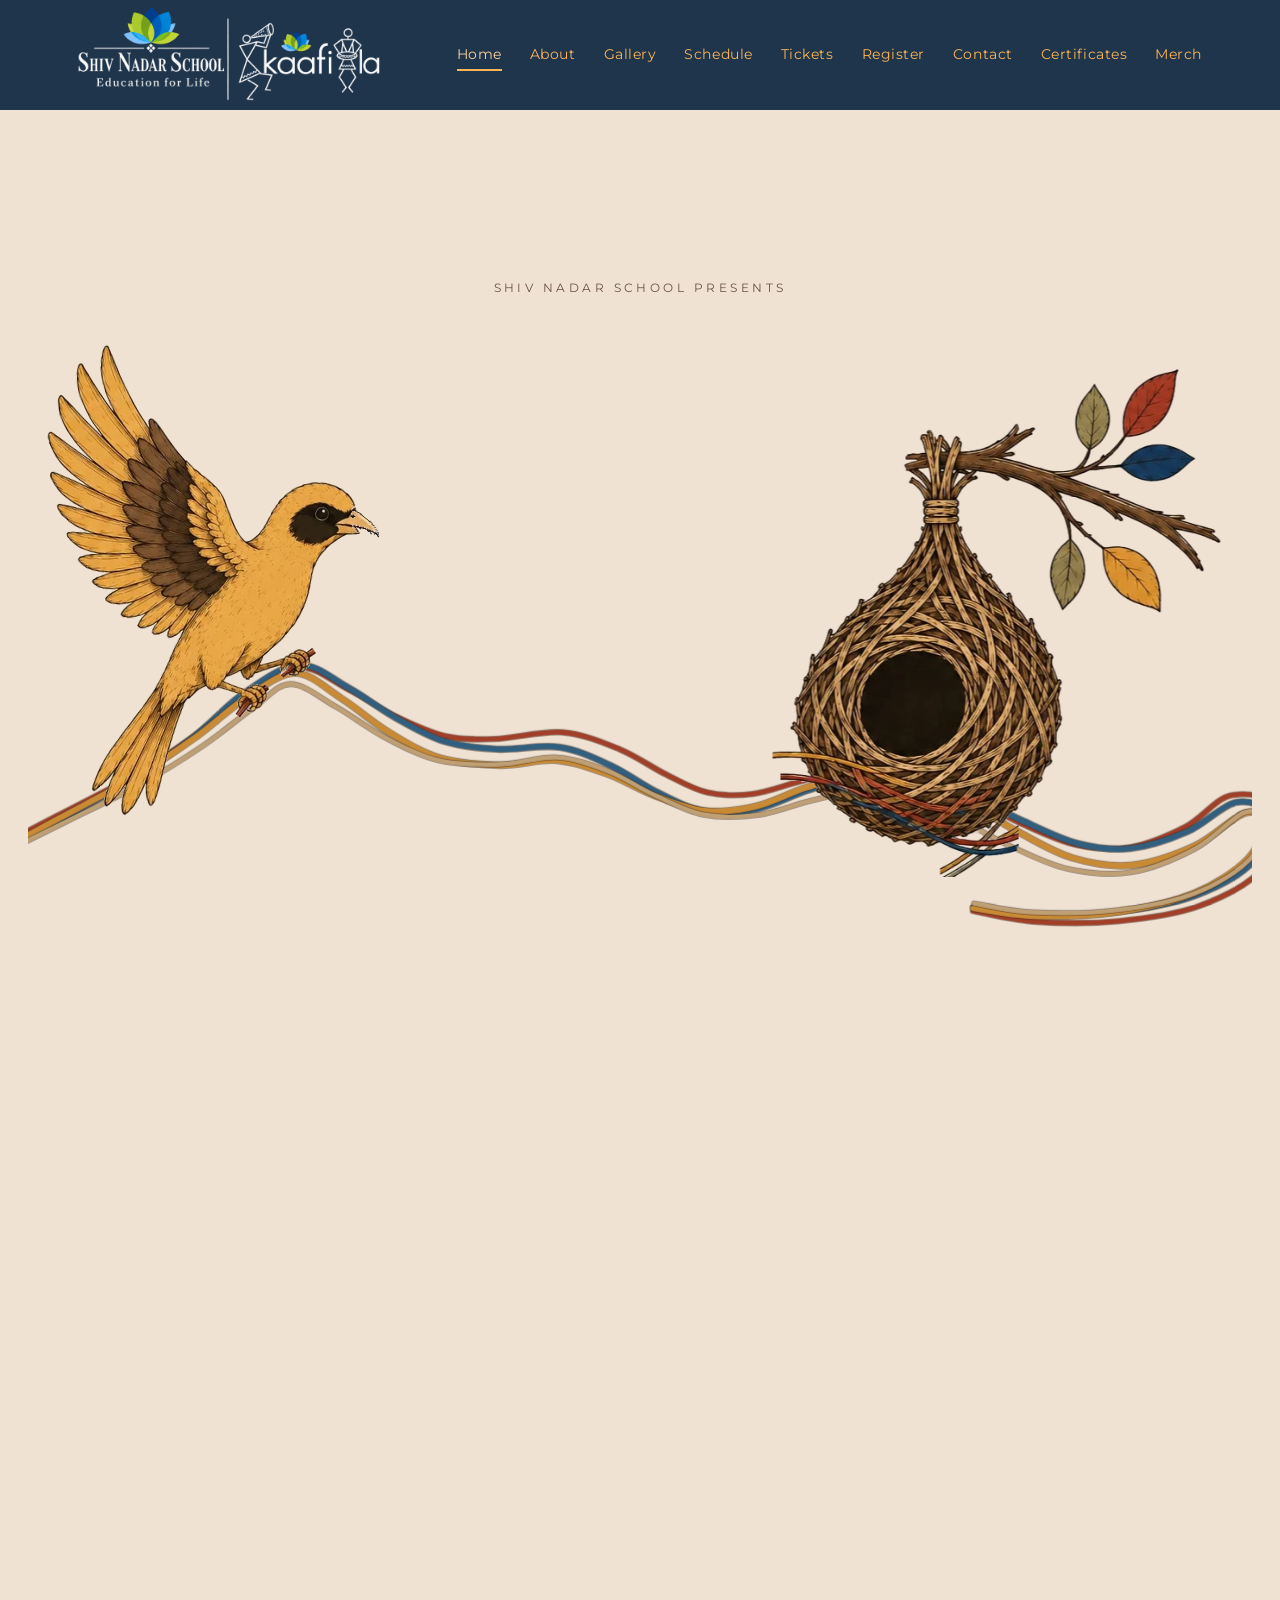
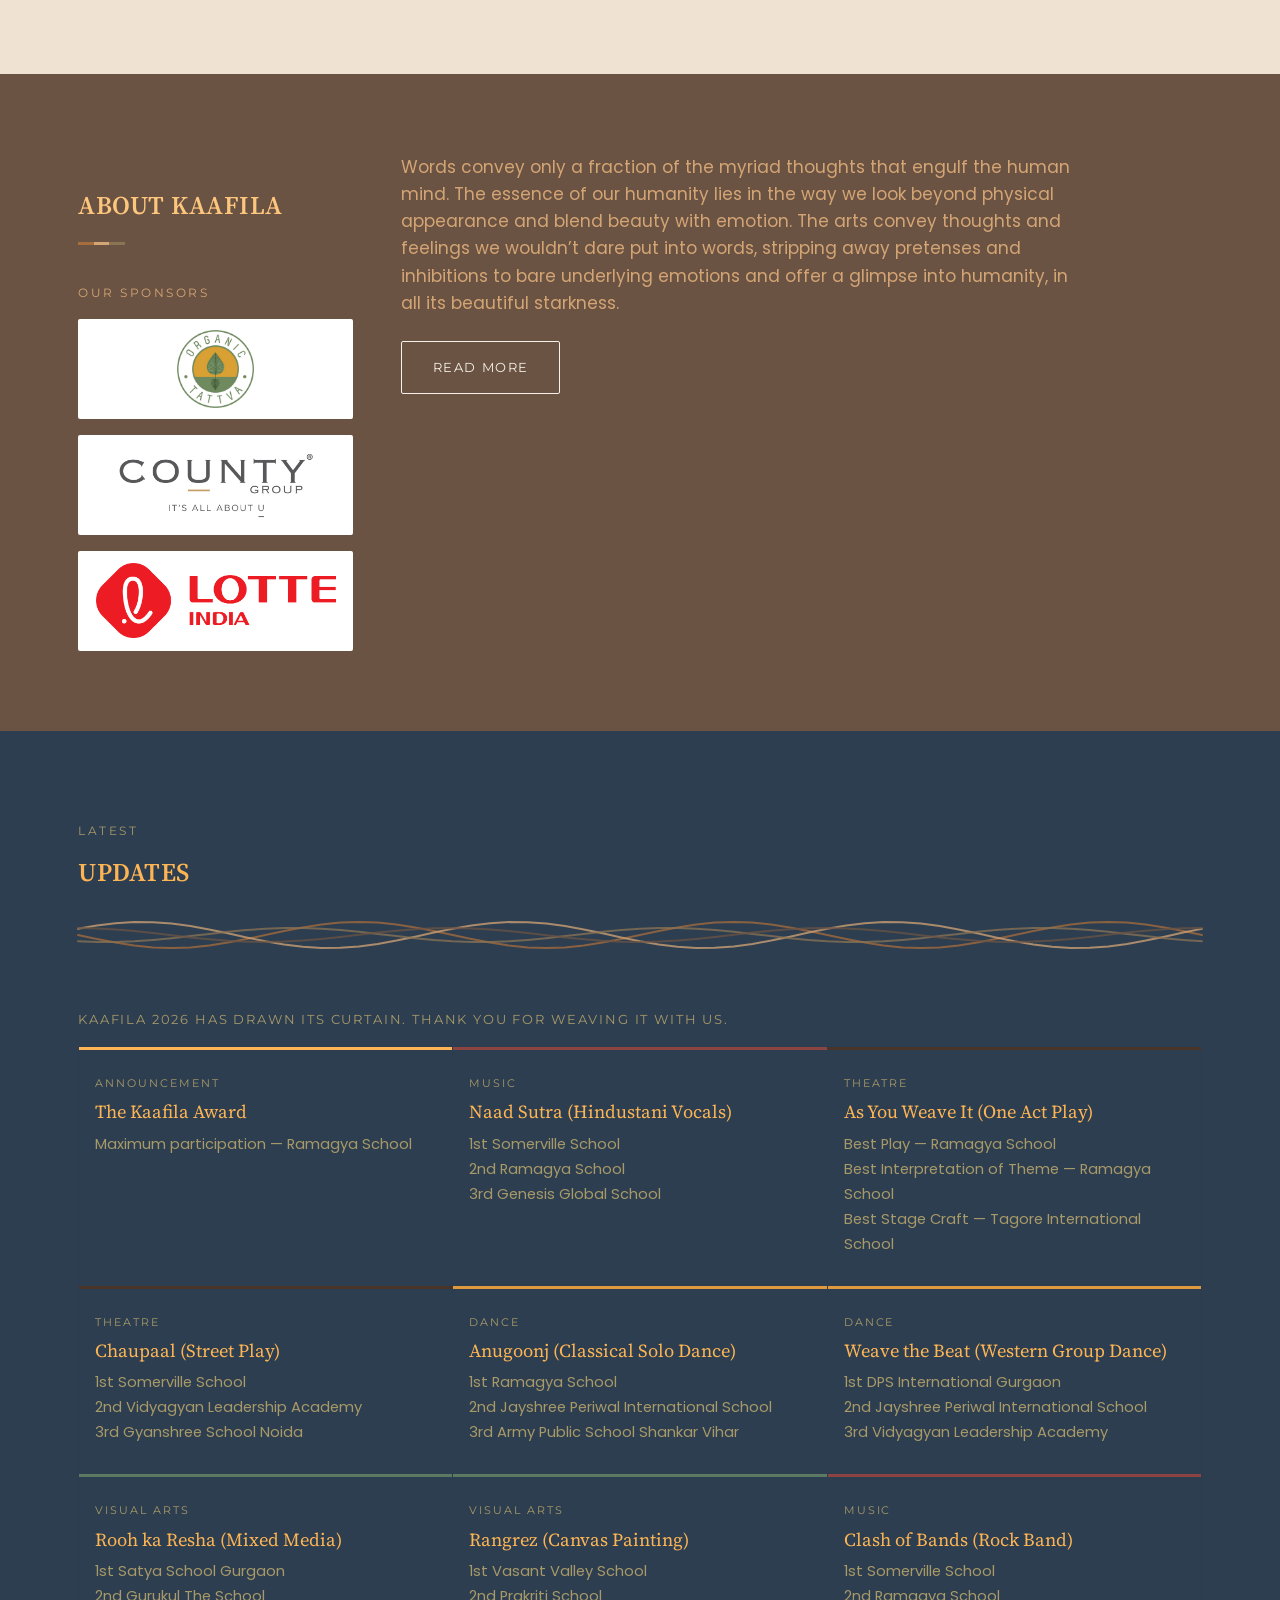
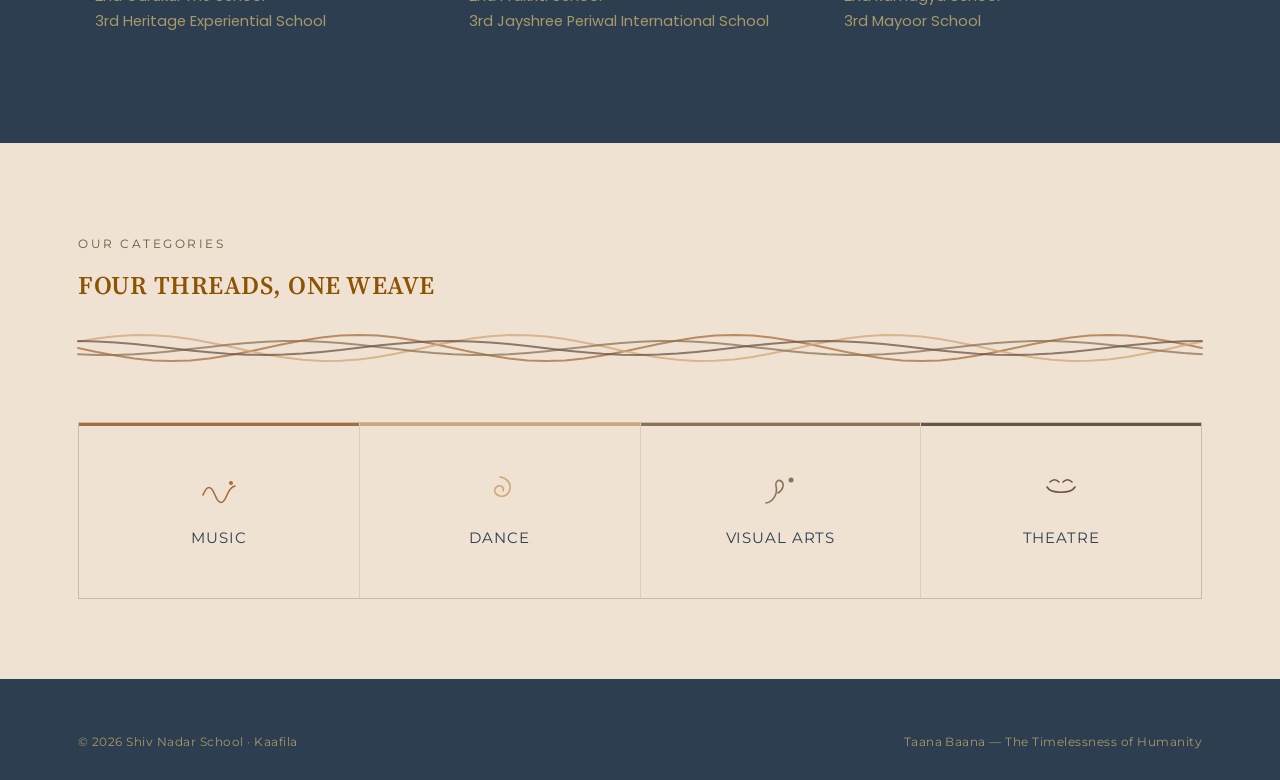
<file: index.html>
<!DOCTYPE html>
<html lang="en">
<head>
<meta charset="UTF-8">
<meta name="viewport" content="width=device-width, initial-scale=1.0">
<title>Kaafila 2026 — Taana Baana | Shiv Nadar School</title>
<meta name="description" content="Kaafila 2026, Shiv Nadar School's annual celebration of the arts. Theme: Taana Baana — The Timelessness of Humanity. Music, Dance, Visual Arts, Theatre.">
<link rel="preconnect" href="https://fonts.googleapis.com">
<link rel="preconnect" href="https://fonts.gstatic.com" crossorigin>
<link href="https://fonts.googleapis.com/css2?family=Poppins:wght@400;500;600;700;800;900&family=Source+Serif+4:ital,wght@0,400;0,600;0,700;1,400&family=Montserrat:wght@400;500;600;700&display=swap" rel="stylesheet">
<link rel="stylesheet" href="css/style.css?v=202608132230">
</head>
<body>
<a href="#main-content" class="skip-link">Skip to main content</a>

<header class="site-header">
  <div class="container nav-row">
    <a href="index.html" class="wordmark">
      <img class="wordmark-logo" src="img/kaafila-lockup.png" alt="Kaafila — Shiv Nadar School">
    </a>
    <button class="nav-toggle" aria-label="Toggle navigation" aria-expanded="false" aria-controls="primary-nav">
      <svg width="20" height="20" viewBox="0 0 20 20" fill="none" stroke="currentColor" stroke-width="1.6" stroke-linecap="round"><line x1="2" y1="5" x2="18" y2="5"/><line x1="2" y1="10" x2="18" y2="10"/><line x1="2" y1="15" x2="18" y2="15"/></svg>
    </button>
    <nav class="nav-links" id="primary-nav" aria-label="Primary">
      <a href="index.html" aria-current="page">Home</a>
      <a href="about.html">About</a>
      <a href="gallery.html">Gallery</a>
      <a href="schedule.html">Schedule</a>
      <a href="tickets.html">Tickets</a>
      <a href="register.html">Register</a>
      <a href="contact.html">Contact</a>
            <a href="certificates.html">Certificates</a>
            <a href="merch.html">Merch</a>
    </nav>
  </div>
</header>

<main id="main-content">
  <!-- The hero tells the festival's story as you scroll: the bird carries its
       threads to the nest, the nest unravels, and the thread weaves itself into
       the Kaafila mark, whose two figures then dance. js/hero-scene.js builds
       that inside .hero-scene. If it can't run — no JS, reduced motion, an old
       browser — the <noscript> artwork below stands in and the hero reads as it
       always did. -->
  <section class="hero" data-band="white">
    <h1 class="visually-hidden">Kaafila 2026 — Taana Baana: The Timelessness of Humanity</h1>
    <div class="hero-stage" data-hero-stage>
      <p class="hero-eyebrow">Shiv Nadar School Presents</p>
      <div class="hero-scene" data-hero-scene>
        <noscript><img class="hero-title" src="img/kaafila-wordmark-brochure.png" alt="Kaafila"></noscript>
      </div>
      <p class="hero-kicker" data-hero-reveal>Theme 2026</p>
      <p class="hero-theme" data-hero-reveal>Taana Baana</p>
      <p class="hero-tagline" data-hero-reveal>The Timelessness of Humanity</p>
      <!-- The still hero keeps the banner below the theme line, where it has
           always sat. The animated one has no use for this slot. -->
      <div data-hero-still>
        <noscript><img class="hero-banner" src="img/hero-banner.jpg" alt="" aria-hidden="true"></noscript>
      </div>
    </div>
  </section>

  <section class="section" data-band="brown">
    <div class="container theme-block theme-block--sponsors">
      <div>
        <p class="eyebrow"></p>
        <h2 class="section-title">About Kaafila</h2>
        <!-- Sponsors fill the column the heading used to leave empty. Each mark
             sits on a white card because all three are drawn for a light ground
             — grey type, red, a green-on-white badge — and none of them read on
             this brown band. -->
        <div class="sponsor-strip">
          <p class="eyebrow sponsor-strip-label">Our Sponsors</p>
          <ul class="sponsor-list">
            <li class="sponsor-card">
              <img src="img/organic.png" alt="Organic Tattva" loading="lazy">
            </li>
            <li class="sponsor-card sponsor-card--county">
              <img src="img/County-Group-Logo-Grey.png" alt="County Group" loading="lazy">
            </li>
            <li class="sponsor-card">
              <img src="img/lotte.png" alt="LOTTE India" loading="lazy">
            </li>
          </ul>
        </div>
      </div>
      <div>
        <div class="prose">
          <p>Words convey only a fraction of the myriad thoughts that engulf the human mind. The essence of our humanity lies in the way we look beyond physical appearance and blend beauty with emotion. The arts convey thoughts and feelings we wouldn’t dare put into words, stripping away pretenses and inhibitions to bare underlying emotions and offer a glimpse into humanity, in all its beautiful starkness.</p>
        </div>
        <div class="read-more-panel" data-read-more-panel>
          <div class="prose" style="padding-top: 1rem;">
            <p>‘Kaafila’, or ‘a procession of the arts’, is a series of performances and interactive events that explore different perspectives, skills and emotions. Celebratory as well as competitive, the festival includes events that challenge our interpretation of the arts, and allow us to imagine a different world. Music, Dance, Theatre and Art are all doorways that lead to dazzling worlds of whimsical reality. The festival delves deep into each of these worlds, while aiming to alter our perceptions and reacquaint us with our humanity, while exposing the raw emotion that is the root of all beauty.</p>
          </div>
        </div>
        <button class="btn" data-read-more aria-expanded="false" style="margin-top: 1.5rem;">Read More</button>
      </div>
    </div>
  </section>

  <!-- Updates — the festival noticeboard. The countdown cells and the cards
       are filled by initUpdatesBoard() in js/main.js from KAAFILA_UPDATES and
       KAAFILA_SCHEDULE, so the school posts an update by editing
       js/events-data.js and nothing else. Without JS the board never appears
       and the <noscript> line points at the schedule, which carries the same
       information as plain HTML. -->
  <section class="section" id="updates" data-band="navy">
    <div class="container">
      <div class="section-head">
        <p class="eyebrow">Latest</p>
        <h2 class="section-title">Updates</h2>
        <div class="weave-rule" data-weave role="presentation"></div>
      </div>

      <div data-updates hidden>
        <p class="countdown-label" data-countdown-label></p>
        <div class="countdown-grid" data-countdown hidden>
          <div class="countdown-cell" data-unit="days">
            <span class="countdown-num">00</span>
            <span class="countdown-unit">Days</span>
          </div>
          <div class="countdown-cell" data-unit="hrs">
            <span class="countdown-num">00</span>
            <span class="countdown-unit">Hours</span>
          </div>
          <div class="countdown-cell" data-unit="min">
            <span class="countdown-num">00</span>
            <span class="countdown-unit">Minutes</span>
          </div>
          <div class="countdown-cell" data-unit="sec">
            <span class="countdown-num">00</span>
            <span class="countdown-unit">Seconds</span>
          </div>
        </div>

        <div class="updates-grid" data-updates-grid></div>

      </div>

      <noscript>
        <p>
          Latest updates and the full three-day running order are on the
          <a href="schedule.html">schedule</a>, with ticketed events on the
          <a href="tickets.html">tickets page</a>.
        </p>
      </noscript>
    </div>
  </section>

  <section class="section" id="categories" data-band="white" style="position: relative;">
    <div class="container">
      <div class="section-head">
        <p class="eyebrow">Our Categories</p>
        <h2 class="section-title">Four Threads, One Weave</h2>
        <div class="weave-rule" data-weave role="presentation"></div>
      </div>

      <div class="categories-grid" data-reveal-group>
        <a class="category-card" href="music.html" data-cat="music">
          <svg class="icon" viewBox="0 0 40 40" fill="none" stroke="currentColor" stroke-width="1.6" stroke-linecap="round" stroke-linejoin="round" aria-hidden="true">
            <path d="M4 24c4-10 8-10 12 0s8 10 12 0c2-5 4-8 8-9"/>
            <circle cx="32" cy="12" r="2" fill="currentColor" stroke="none"/>
          </svg>
          <span class="label">Music</span>
        </a>
        <a class="category-card" href="dance.html" data-cat="dance">
          <svg class="icon" viewBox="0 0 40 40" fill="none" stroke="currentColor" stroke-width="1.6" stroke-linecap="round" stroke-linejoin="round" aria-hidden="true">
            <path d="M20 6c7 1 11 6 10 12-1 5-5 8-10 7-4-1-6-4-5-7 1-2 3-4 6-3 2 1 3 3 2 5"/>
          </svg>
          <span class="label">Dance</span>
        </a>
        <a class="category-card" href="visual-arts.html" data-cat="visual">
          <svg class="icon" viewBox="0 0 40 40" fill="none" stroke="currentColor" stroke-width="1.6" stroke-linecap="round" stroke-linejoin="round" aria-hidden="true">
            <path d="M6 32c7-1 12-9 10-17-1-4 2-7 5-5 4 3 2 9-3 12"/>
            <circle cx="31" cy="9" r="2.5" fill="currentColor" stroke="none"/>
          </svg>
          <span class="label">Visual Arts</span>
        </a>
        <a class="category-card" href="theatre.html" data-cat="theatre">
          <svg class="icon" viewBox="0 0 40 40" fill="none" stroke="currentColor" stroke-width="1.6" stroke-linecap="round" stroke-linejoin="round" aria-hidden="true">
            <path d="M6 16c4 7 24 7 28 0"/>
            <path d="M9 11c3-3 6-3 9 0M22 11c3-3 6-3 9 0"/>
          </svg>
          <span class="label">Theatre</span>
        </a>
      </div>
    </div>
  </section>
</main>

<footer class="site-footer">
  <div class="container footer-row" style="padding-top: 1.5rem;">
    <span>© 2026 Shiv Nadar School · Kaafila</span>
    <span>Taana Baana — The Timelessness of Humanity</span>
  </div>
</footer>

<!-- The Updates board reads the schedule and the updates list, so the home
     page now needs the shared data file too. -->
<script src="js/events-data.js?v=202608132230"></script>
<script src="js/main.js?v=202608132230"></script>

<!-- Hero scroll scene. GSAP is served from js/vendor/ rather than a CDN so the
     animation cannot be taken out by an ad-blocker, browser shields, a school
     firewall, or an offline laptop. kaafila-scene.js and kaafila-mark.js are
     both generated — see tools/extract-scene-assets.py and
     tools/build-wordmark-svg.py. -->
<script src="js/kaafila-scene.js?v=202608132230"></script>
<script src="js/kaafila-mark.js?v=202608132230"></script>
<script src="js/vendor/gsap.min.js"></script>
<script src="js/vendor/ScrollTrigger.min.js"></script>
<script src="js/hero-scene.js?v=202608132230"></script>
</body>
</html>
</file>
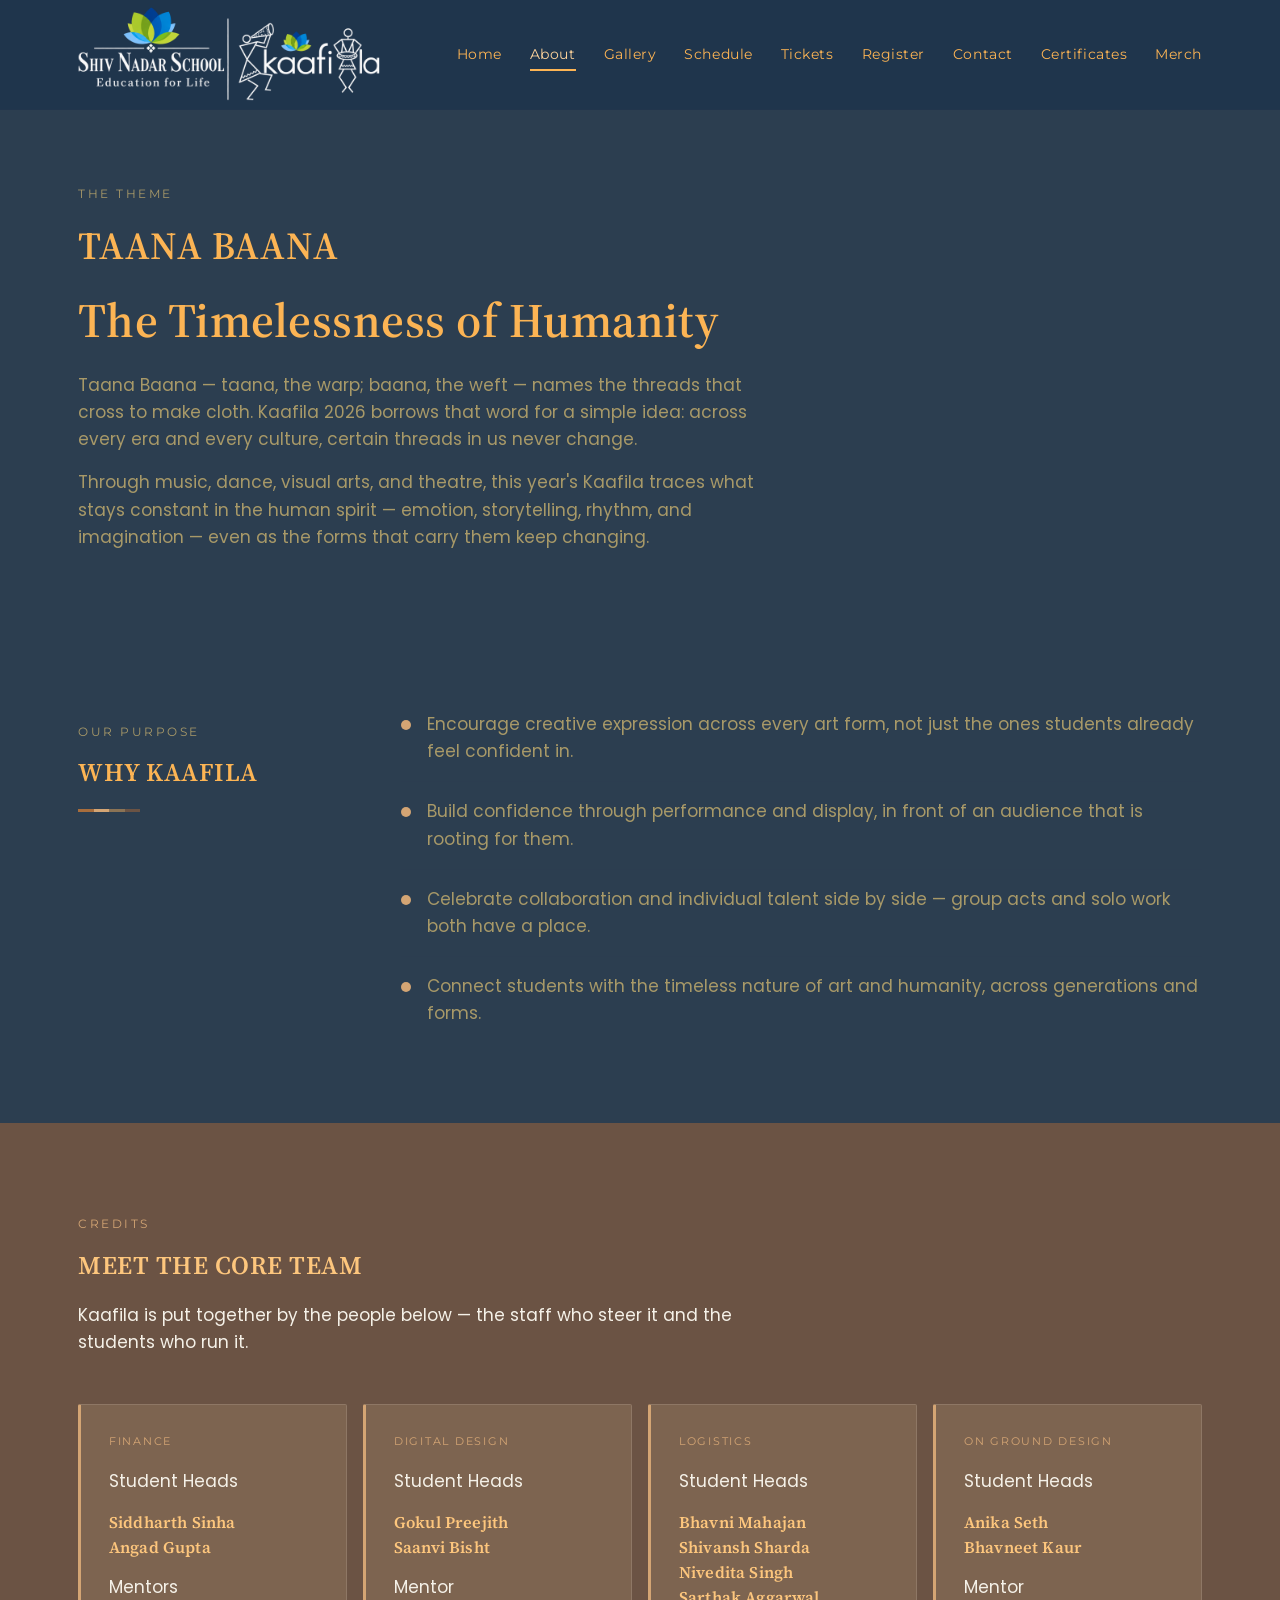
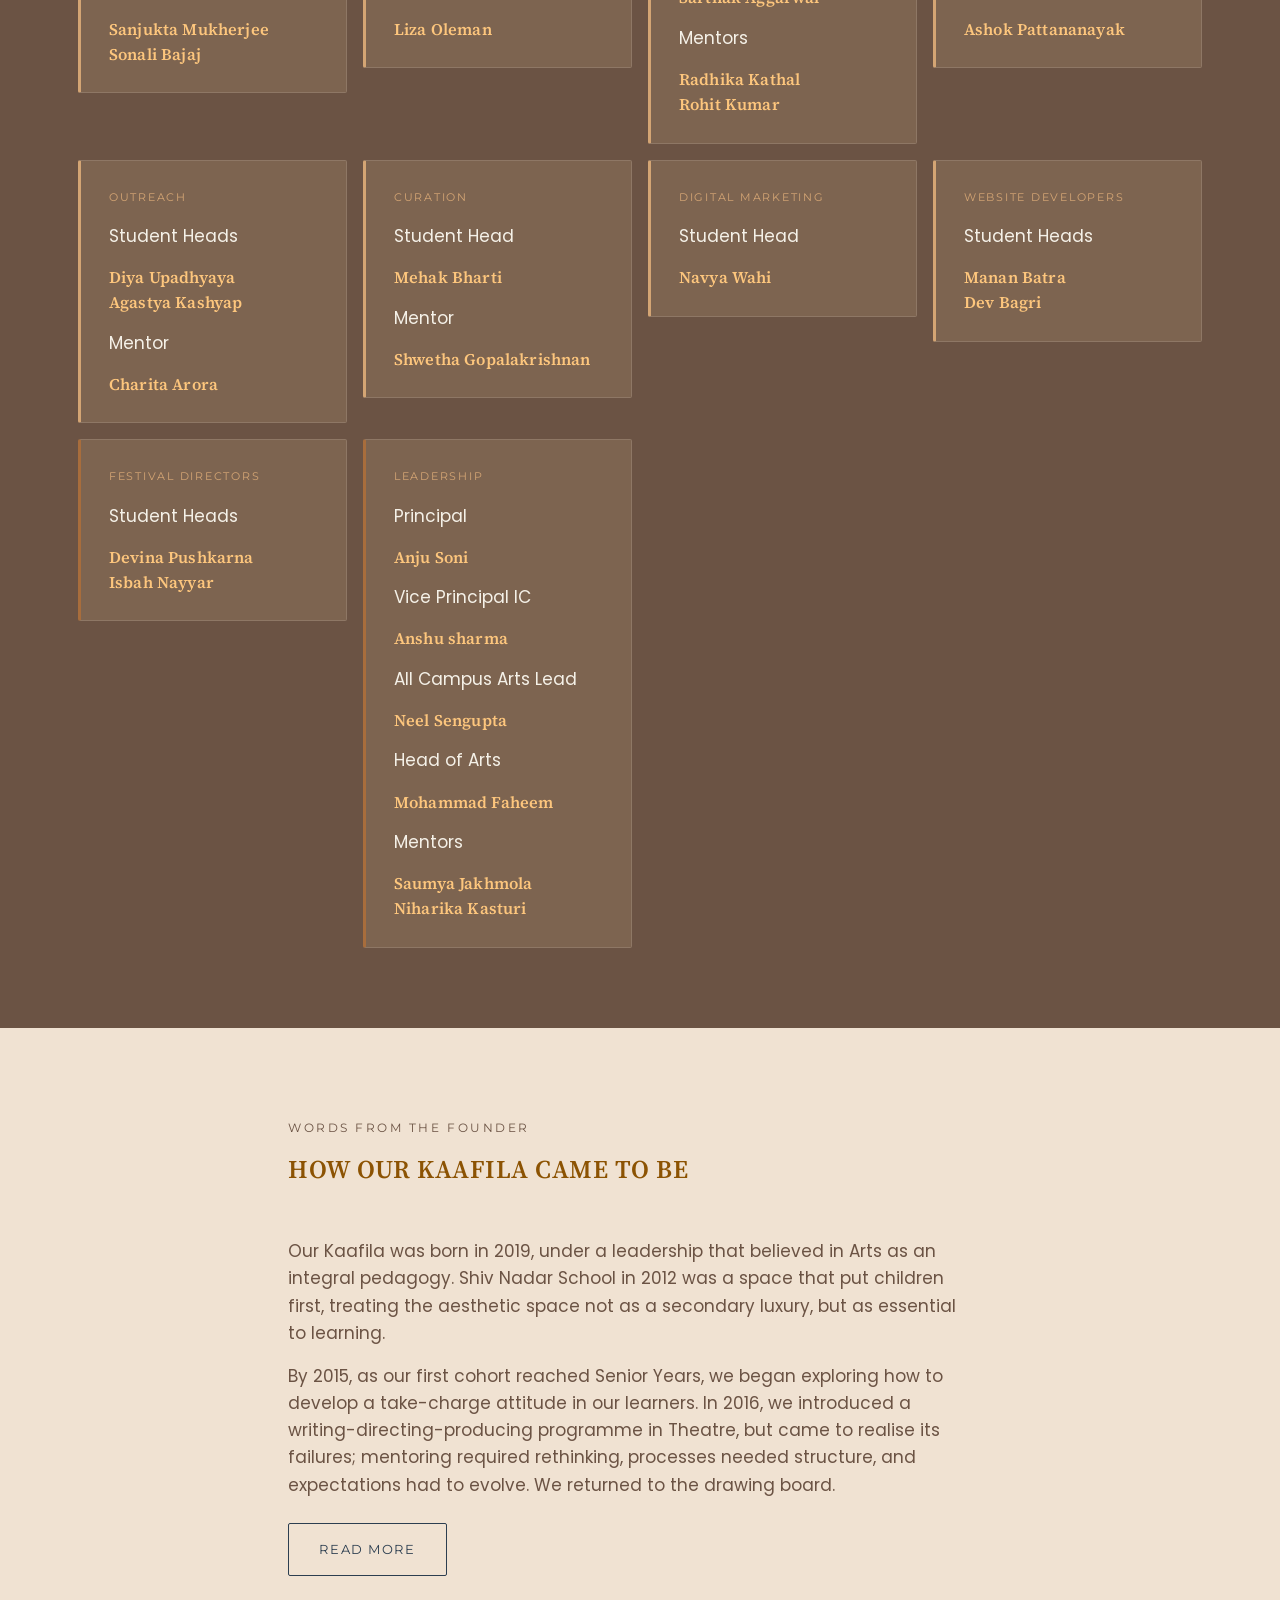
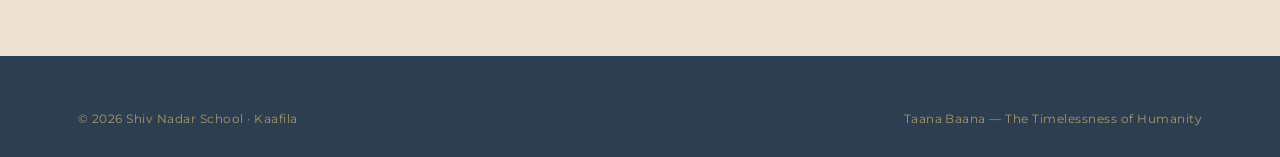
<file: about.html>
<!DOCTYPE html>
<html lang="en">
<head>
<meta charset="UTF-8">
<meta name="viewport" content="width=device-width, initial-scale=1.0">
<title>About | Kaafila 2026 — Shiv Nadar School</title>
<meta name="description" content="About Kaafila, Shiv Nadar School's annual arts festival — the Taana Baana theme, the four art forms, and the purpose behind the festival.">
<link rel="preconnect" href="https://fonts.googleapis.com">
<link rel="preconnect" href="https://fonts.gstatic.com" crossorigin>
<link href="https://fonts.googleapis.com/css2?family=Poppins:wght@400;500;600;700;800;900&family=Source+Serif+4:ital,wght@0,400;0,600;0,700;1,400&family=Montserrat:wght@400;500;600;700&display=swap" rel="stylesheet">
<link rel="stylesheet" href="css/style.css?v=202608132230">
</head>
<body>
<a href="#main-content" class="skip-link">Skip to main content</a>

<header class="site-header">
  <div class="container nav-row">
    <a href="index.html" class="wordmark">
      <img class="wordmark-logo" src="img/kaafila-lockup.png" alt="Kaafila — Shiv Nadar School">
    </a>
    <button class="nav-toggle" aria-label="Toggle navigation" aria-expanded="false" aria-controls="primary-nav">
      <svg width="20" height="20" viewBox="0 0 20 20" fill="none" stroke="currentColor" stroke-width="1.6" stroke-linecap="round"><line x1="2" y1="5" x2="18" y2="5"/><line x1="2" y1="10" x2="18" y2="10"/><line x1="2" y1="15" x2="18" y2="15"/></svg>
    </button>
    <nav class="nav-links" id="primary-nav" aria-label="Primary">
      <a href="index.html">Home</a>
      <a href="about.html" aria-current="page">About</a>
      <a href="gallery.html">Gallery</a>
      <a href="schedule.html">Schedule</a>
      <a href="tickets.html">Tickets</a>
      <a href="register.html">Register</a>
      <a href="contact.html">Contact</a>
            <a href="certificates.html">Certificates</a>
            <a href="merch.html">Merch</a>
    </nav>
  </div>
</header>

<main id="main-content">
  <!-- The theme now opens this page, and the festival's own description has
       moved to the home page. The two theme blocks that would otherwise both
       appear here are merged into this one: they said the same thing twice. -->
  <section class="section" data-band="navy" style="padding-top: 4rem;">
    <div class="container">
      <p class="eyebrow">The Theme</p>
      <h1 class="section-title" style="font-size: 2.4rem;">Taana Baana</h1>
      <!-- On this navy band the theme line takes the band's own heading colour;
           the rust it carries on the beige band drops to 1.6:1 here. -->
      <p class="hero-theme" style="text-align: left; font-size: clamp(2rem, 4vw, 3rem); margin-top: 1rem; color: var(--band-heading);">The Timelessness of Humanity</p>
      <div class="prose" style="margin-top: 1.5rem;">
        <p>Taana Baana — taana, the warp; baana, the weft — names the threads that cross to make cloth. Kaafila 2026 borrows that word for a simple idea: across every era and every culture, certain threads in us never change.</p>
        <p>Through music, dance, visual arts, and theatre, this year's Kaafila traces what stays constant in the human spirit — emotion, storytelling, rhythm, and imagination — even as the forms that carry them keep changing.</p>
      </div>
    </div>
  </section>


  

  
  <section class="section" data-band="navy">
    <div class="container theme-block">
      <div>
        <p class="eyebrow">Our Purpose</p>
        <h2 class="section-title">Why Kaafila</h2>
      </div>
      <div>
        <ul class="thread-list">
          <li><span class="mark" aria-hidden="true"></span><span>Encourage creative expression across every art form, not just the ones students already feel confident in.</span></li>
          <li><span class="mark" aria-hidden="true"></span><span>Build confidence through performance and display, in front of an audience that is rooting for them.</span></li>
          <li><span class="mark" aria-hidden="true"></span><span>Celebrate collaboration and individual talent side by side — group acts and solo work both have a place.</span></li>
          <li><span class="mark" aria-hidden="true"></span><span>Connect students with the timeless nature of art and humanity, across generations and forms.</span></li>
        </ul>
      </div>
    </div>
  </section>


  <!-- Credits. Three tiers, each a labelled band of cards: one card per role,
       every name on its own line so a four-person team reads as clearly as a
       one-person one. The tiers are keyed by accent, brightest at the top; the
       colours are picked from the warm end of the palette because the cooler
       threads (visual, theatre) sit within a few values of this band's card
       surface and their edge disappears entirely. -->
  <section class="section" data-band="brown" id="team">
    <div class="container">
      <div class="section-head">
        <p class="eyebrow">Credits</p>
        <h2 class="section-title">Meet the core Team</h2>
        <p class="prose" style="margin-top: 1rem; max-width: 60ch;">Kaafila is put together by the people below — the staff who steer it and the students who run it.</p>
      </div>

    
        <div class="team-group" style="--team-accent: var(--thread-dance);">
        <ul class="team-grid team-grid-wide">
          <li class="team-card">
            <p class="team-role">Finance</p>
            <p class="team-tier">Student Heads</p>
            <ul class="team-names"><li>Siddharth Sinha</li><li>Angad Gupta</li></ul>
            <p class="team-tier">Mentors</p>
            <ul class="team-names"><li>Sanjukta Mukherjee</li><li>Sonali Bajaj</li></ul>
          </li>
          <li class="team-card">
            <p class="team-role">Digital Design</p>
            <p class="team-tier">Student Heads</p>
            <ul class="team-names"><li>Gokul Preejith</li><li>Saanvi Bisht</li></ul>
            <p class="team-tier">Mentor</p>
            <ul class="team-names"><li>Liza Oleman</li></ul>
          </li>
          <li class="team-card">
            <p class="team-role">Logistics</p>
            <p class="team-tier">Student Heads</p>
            <ul class="team-names"><li>Bhavni Mahajan</li><li>Shivansh Sharda</li><li>Nivedita Singh</li><li>Sarthak Aggarwal</li></ul>
            <p class="team-tier">Mentors</p>
            <ul class="team-names"><li>Radhika Kathal</li><li>Rohit Kumar</li></ul>
          </li>
          <li class="team-card">
            <p class="team-role">On Ground Design</p>
            <p class="team-tier">Student Heads</p>
            <ul class="team-names"><li>Anika Seth</li><li>Bhavneet Kaur</li></ul>
            <p class="team-tier">Mentor</p>
            <ul class="team-names"><li>Ashok Pattananayak</li></ul>
          </li>
          <li class="team-card">
            <p class="team-role">Outreach</p>
            <p class="team-tier">Student Heads</p>
            <ul class="team-names"><li>Diya Upadhyaya</li><li>Agastya Kashyap</li></ul>
            <p class="team-tier">Mentor</p>
            <ul class="team-names"><li>Charita Arora</li></ul>
          </li>
          <li class="team-card">
            <p class="team-role">Curation</p>
            <p class="team-tier">Student Head</p>
            <ul class="team-names"><li>Mehak Bharti</li></ul>
            <p class="team-tier">Mentor</p>
            <ul class="team-names"><li>Shwetha Gopalakrishnan</li></ul>
          </li>
          <li class="team-card">
            <p class="team-role">Digital Marketing</p>
            <p class="team-tier">Student Head</p>
            <ul class="team-names"><li>Navya Wahi</li></ul>
          </li>
          <li class="team-card">
            <p class="team-role">Website Developers</p>
            <p class="team-tier">Student Heads</p>
            <ul class="team-names"><li>Manan Batra</li><li>Dev Bagri</li></ul>
          </li>
          <li class="team-card" style="--team-accent: var(--thread-music);">
            <p class="team-role">Festival Directors</p>
            <p class="team-tier">Student Heads</p>
            <ul class="team-names"><li>Devina Pushkarna</li><li>Isbah Nayyar</li></ul>
          </li>

          <li class="team-card team-card-lead" style="--team-accent: var(--thread-music);">
            <p class="team-role">Leadership</p>
            <div class="team-lead-grid">
              <div>
                <p class="team-tier">Principal</p>
                <ul class="team-names"><li>Anju Soni</li></ul>
              </div>
              <div>
                <p class="team-tier">Vice Principal IC</p>
                <ul class="team-names"><li>Anshu sharma</li></ul>
              </div>
              <div>
                <p class="team-tier">All Campus Arts Lead</p>
                <ul class="team-names"><li>Neel Sengupta</li></ul>
              </div>
              <div>
                <p class="team-tier">Head of Arts</p>
                <ul class="team-names"><li>Mohammad Faheem</li></ul>
              </div>
              <div>
                <p class="team-tier">Mentors</p>
                <ul class="team-names"><li>Saumya Jakhmola</li><li>Niharika Kasturi</li></ul>
              </div>
            </div>
          </li>
        </ul>
      </div>
    </div>
  </section>
</main>
  <!-- Words from the founder. Long-form, so the first two paragraphs carry the
       opening and the rest sits behind Read More — the page's only read-more,
       which is what initReadMore() supports. -->
  <!-- Words from the founder. Long-form, so the first two paragraphs carry the
       opening and the rest sits behind Read More — the page's only read-more,
  <!-- Words from the founder. Long-form, so the first two paragraphs carry the
       opening and the rest sits behind Read More — the page's only read-more,
       which is what initReadMore() supports. -->
  <section class="section" data-band="white" id="founder">
    <div class="container" style="max-width: 760px;">
      <div class="section-head">
        <p class="eyebrow">Words from the Founder</p>
        <h2 class="section-title">How our Kaafila Came to Be</h2>
      </div>

      <div class="prose">
        <p>Our Kaafila was born in 2019, under a leadership that believed in Arts as an integral pedagogy. Shiv Nadar School in 2012 was a space that put children first, treating the aesthetic space not as a secondary luxury, but as essential to learning.</p>
        <p>By 2015, as our first cohort reached Senior Years, we began exploring how to develop a take-charge attitude in our learners. In 2016, we introduced a writing-directing-producing programme in Theatre, but came to realise its failures; mentoring required rethinking, processes needed structure, and expectations had to evolve. We returned to the drawing board.</p>
      </div>

      <div class="read-more-panel" data-read-more-panel>
        <div class="prose" style="padding-top: 1rem;">
          <p>In 2018, spurred by an impetus from Neel, we launched Bread and Circuses, a Theatre festival for Grades 11 and 12. While successful, it taught us that students needed better mentoring, genuine agency and more scaffolding to develop true personal leadership. Other Arts disciplines wanted similar opportunities. Through these reflections, the idea of an integrated, student-led Arts festival took root.</p>
          <p>In many ways, Kaafila was shaped by the students who launched the first edition. We started ideating with a small group of Grade 10 students, who simply wanted to work in Theatre. No one really had a clue what they were doing. As the planning came together, students from Grades 11 and 12 joined us. We set an early non-negotiable rule: student organisers could not participate as competitors or performers. Designing a student-led festival meant massive legwork&mdash;pitching concepts, anticipating issues, and repeatedly returning to the drawing board. It was stressful, exhausting and pushed us to our limits.</p>
          <p>The team focused constantly on the why and how alongside the what. That&rsquo;s how the name was chosen&mdash;we liked the idea of something on the move, involving community and purpose. We wanted a platform where students saw the Arts as accessible and inclusive&mdash;a space to participate, not just consume. This was the disruption: countering the high school trend where students drift away from creative pursuits toward &lsquo;career-oriented&rsquo; subjects. Kaafila offered a space to engage with the Arts as a valid way of learning. We created collaborative learning opportunities: workshops, panel discussions, open mics, jam sessions, flash mobs, and open art exhibitions. Once Col. Gopal gave us the go-ahead in July, the ball was rolling for something unique in the Indian school space.</p>
          <p>We had an eclectic group with quiet students producing designs with alacrity, eloquent speakers pushing us to think deeper, and students who &lsquo;hung out&rsquo; at meetings who became our most diligent foot soldiers. Many were Science students with 14 hours of weekly tuition. Meetings happened occasionally at school and most often past 9 PM, after sorting out other &lsquo;priorities&rsquo;. Fittingly, the theme picked for the first festival was &lsquo;Speaking from the Margins&rsquo;!</p>
          <p>What heartened us most as teachers&mdash;was the transformation in each student. We saw a remarkable development of &lsquo;quiet confidence&rsquo;. External mentors and vendors praised their alertness and calm, solution-oriented approach. Naturally, glitches happened, but the children learned what it meant to be in charge, figured out their strengths, and accepted their areas for growth with emotional maturity we hadn&rsquo;t seen in many adults. We had passed the litmus test for success.</p>
          <p>Today, Kaafila stands apart from typical school festivals, and not only as an Arts graduation program and an incubator for creative entrepreneurship. We constantly examine the aesthetic of Kaafila &ndash; how we deal with each other, present ourselves, and communicate &ndash; through the lens of the Arts. We offer it as a glimpse of an alternative way of living, which is why addas, breakout sessions, and &lsquo;roadside innovation&rsquo; matter so much. We&rsquo;ve had teachers and students sharing creative entrepreneurship in the corridors, and judges having lunch with competing teams to offer gentle feedback, reinforcing the goal as a commitment to excellence&mdash;not settling for defeating another.</p>
          <p>Kaafila celebrates the Arts as a valid way to learn and live for everyone. With it, we journey to discover the best versions of ourselves, with the Arts as our lighthouse and our path.</p>
        </div>
      </div>

      <button class="btn" data-read-more aria-expanded="false" style="margin-top: 1.5rem;">Read More</button>
    </div>
  </section>
<footer class="site-footer">
  <div class="container footer-row" style="padding-top: 1.5rem;">
    <span>© 2026 Shiv Nadar School · Kaafila</span>
    <span>Taana Baana — The Timelessness of Humanity</span>
  </div>
</footer>

<script src="js/main.js?v=202608132230"></script>
</body>
</html>
</file>
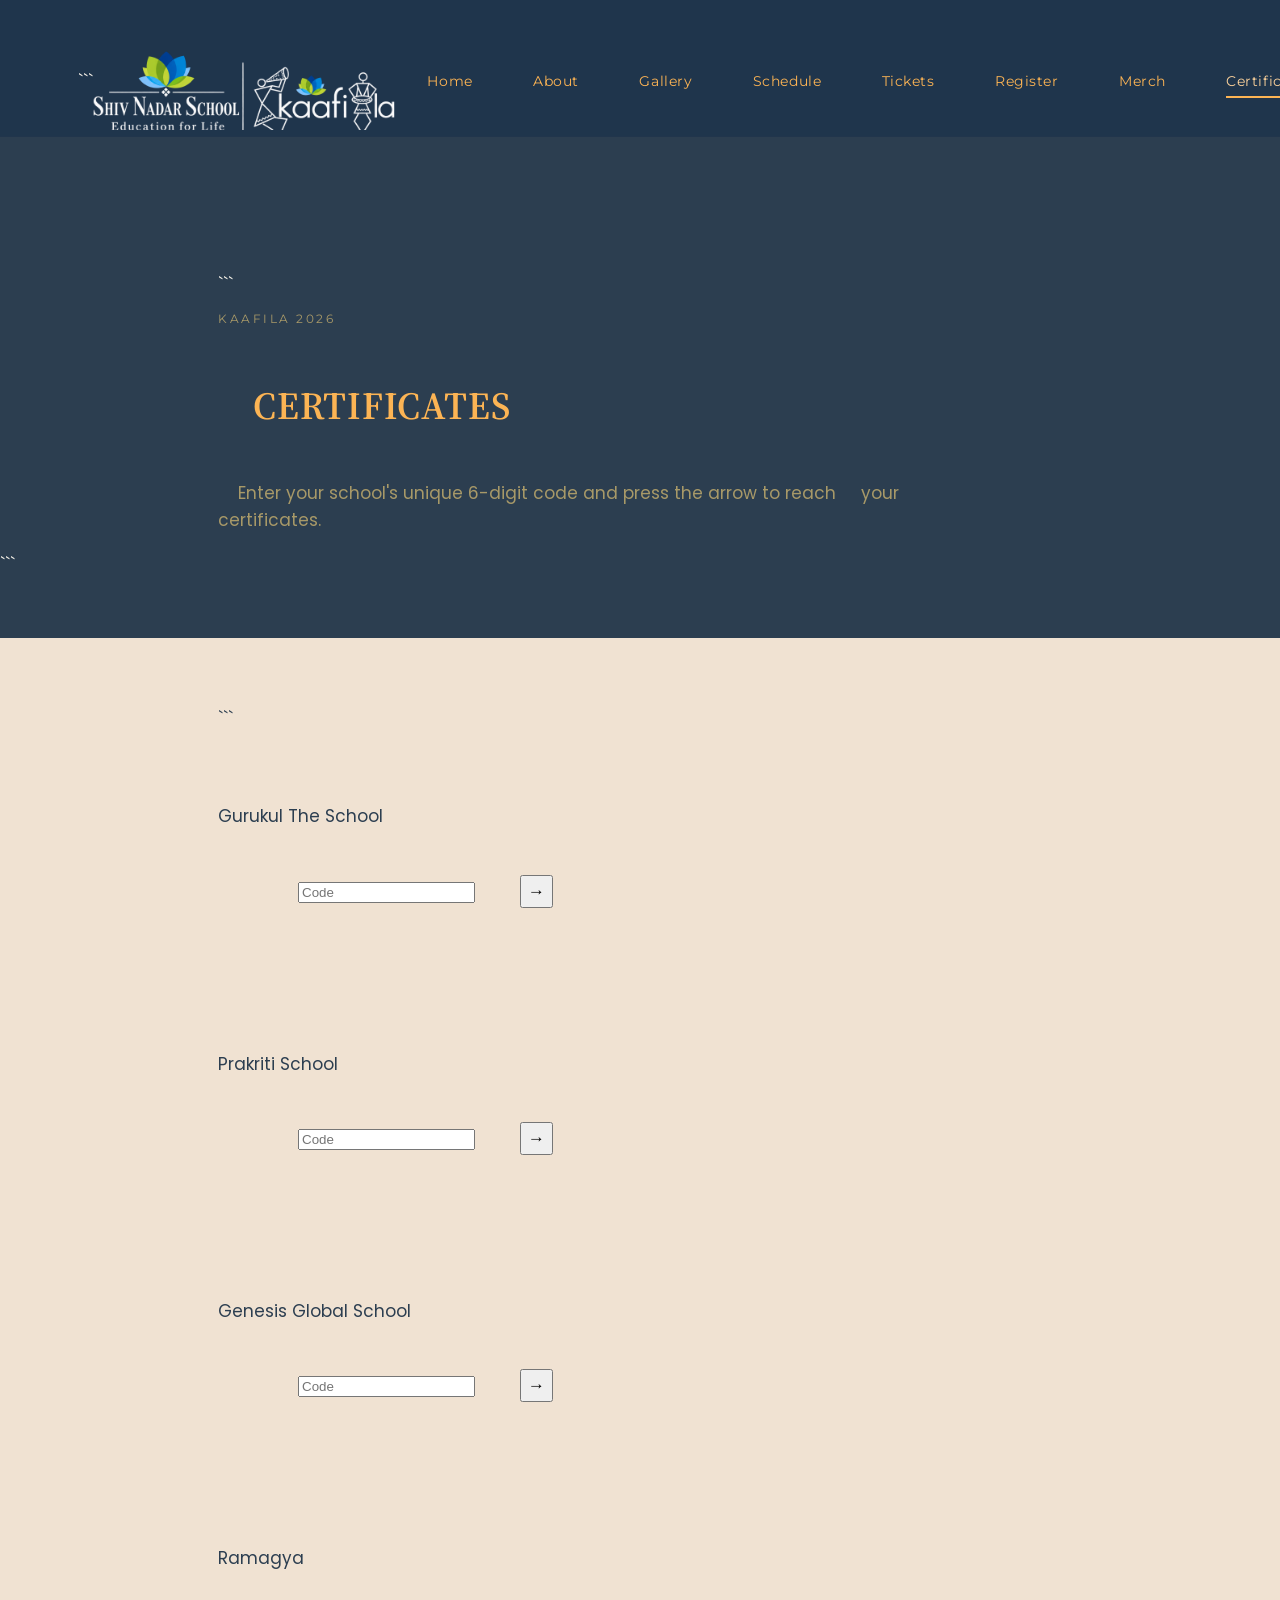
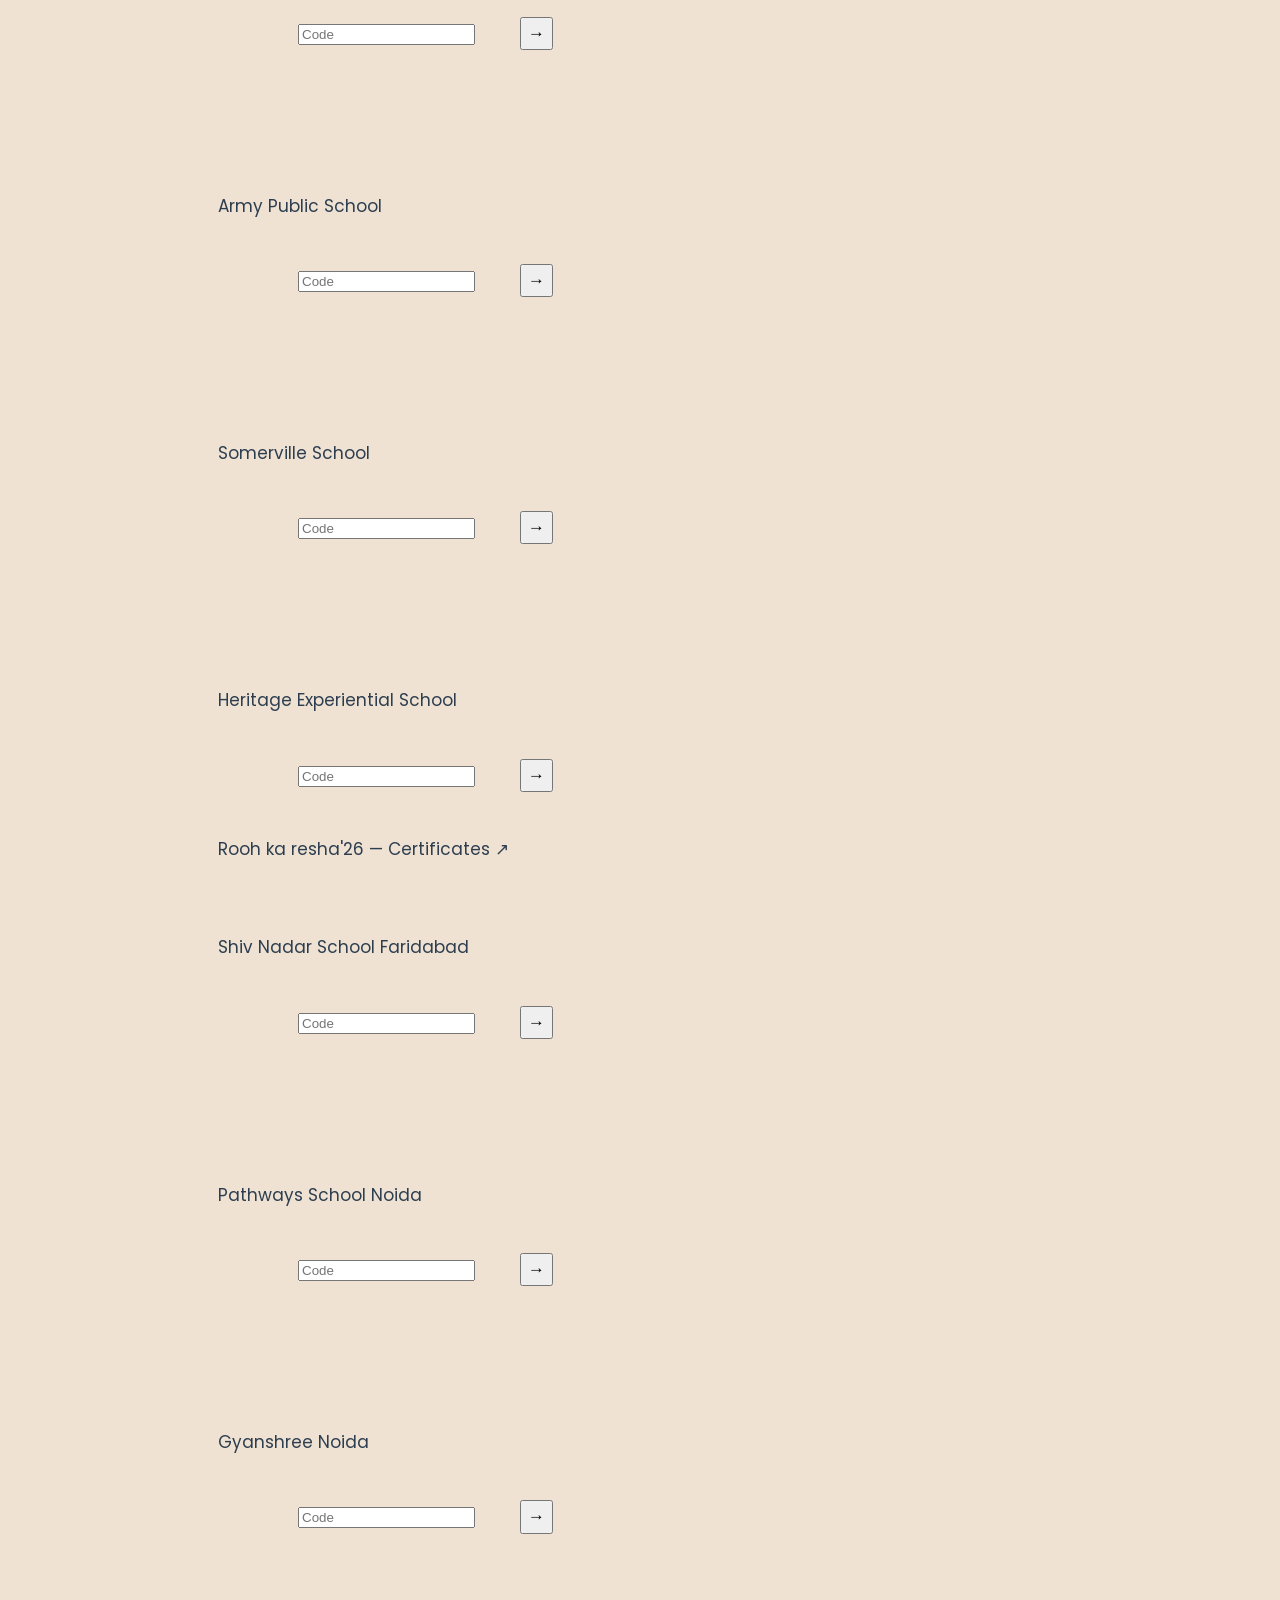
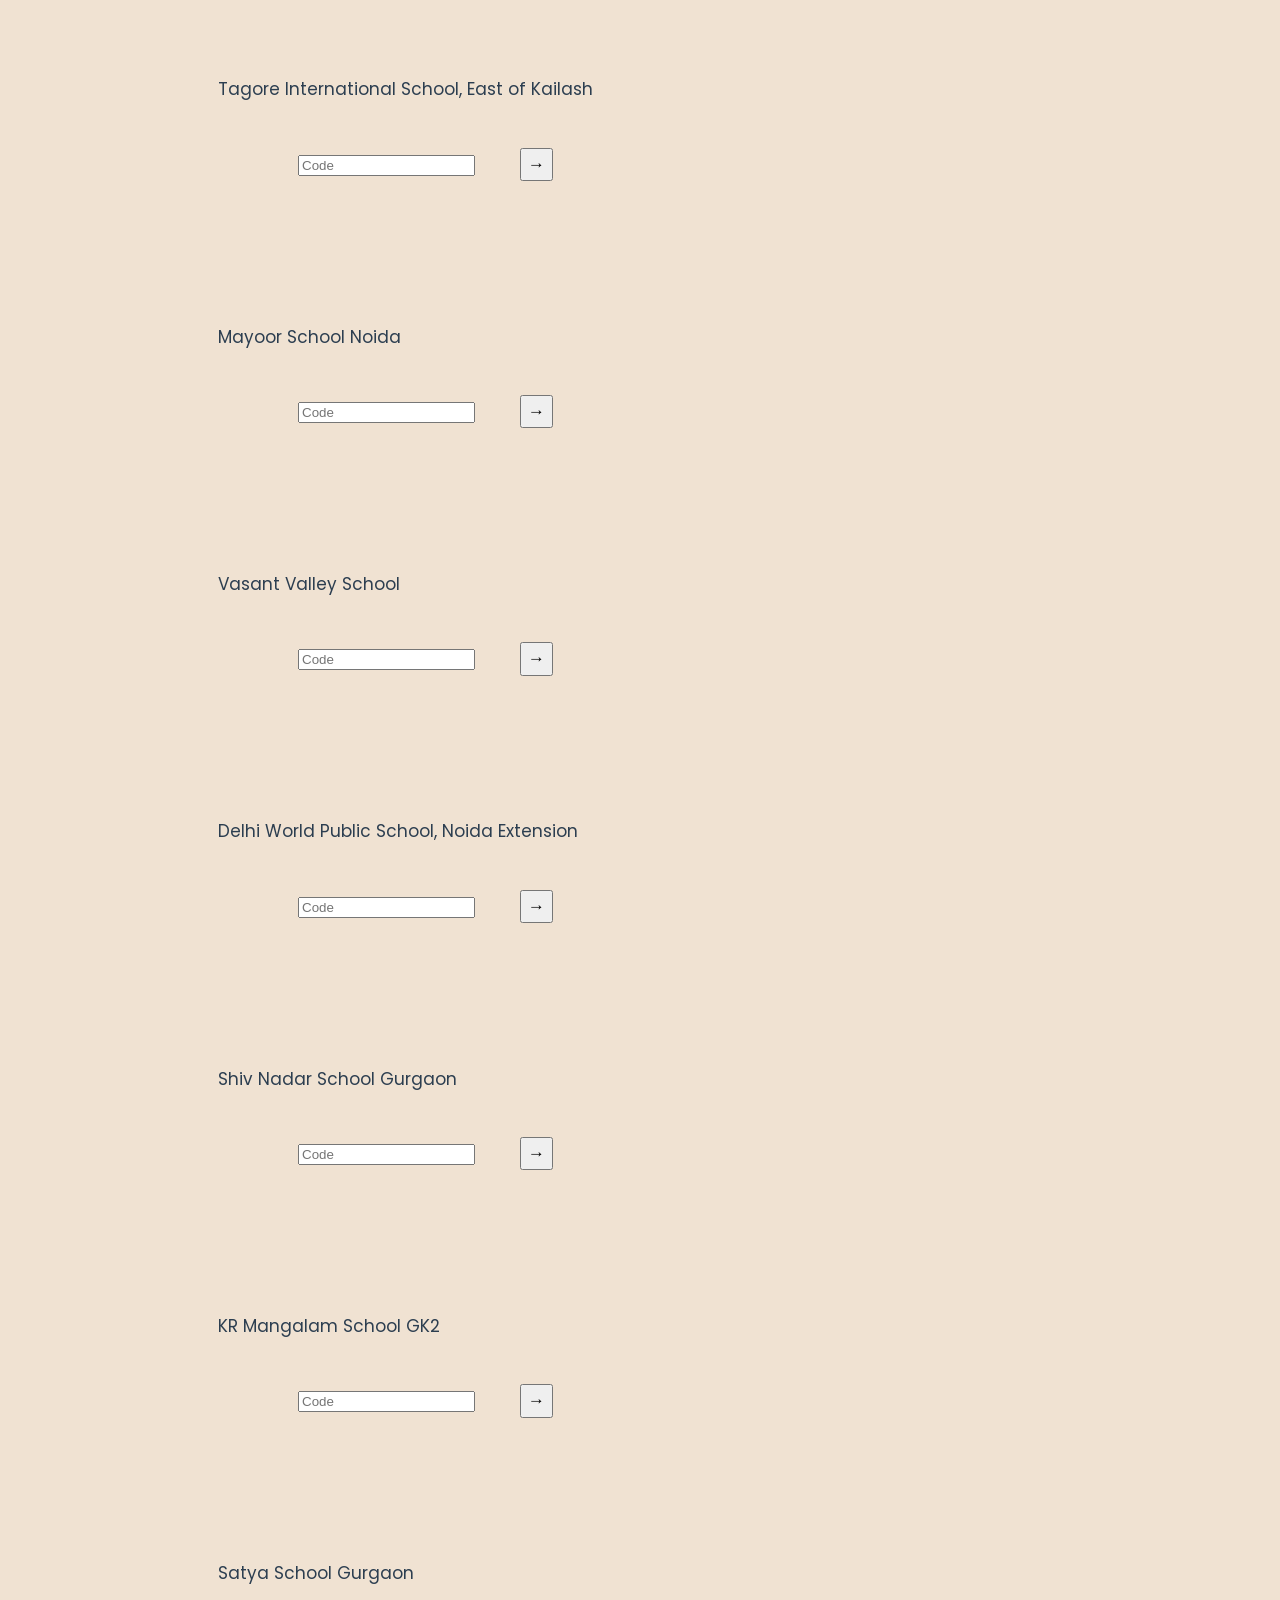
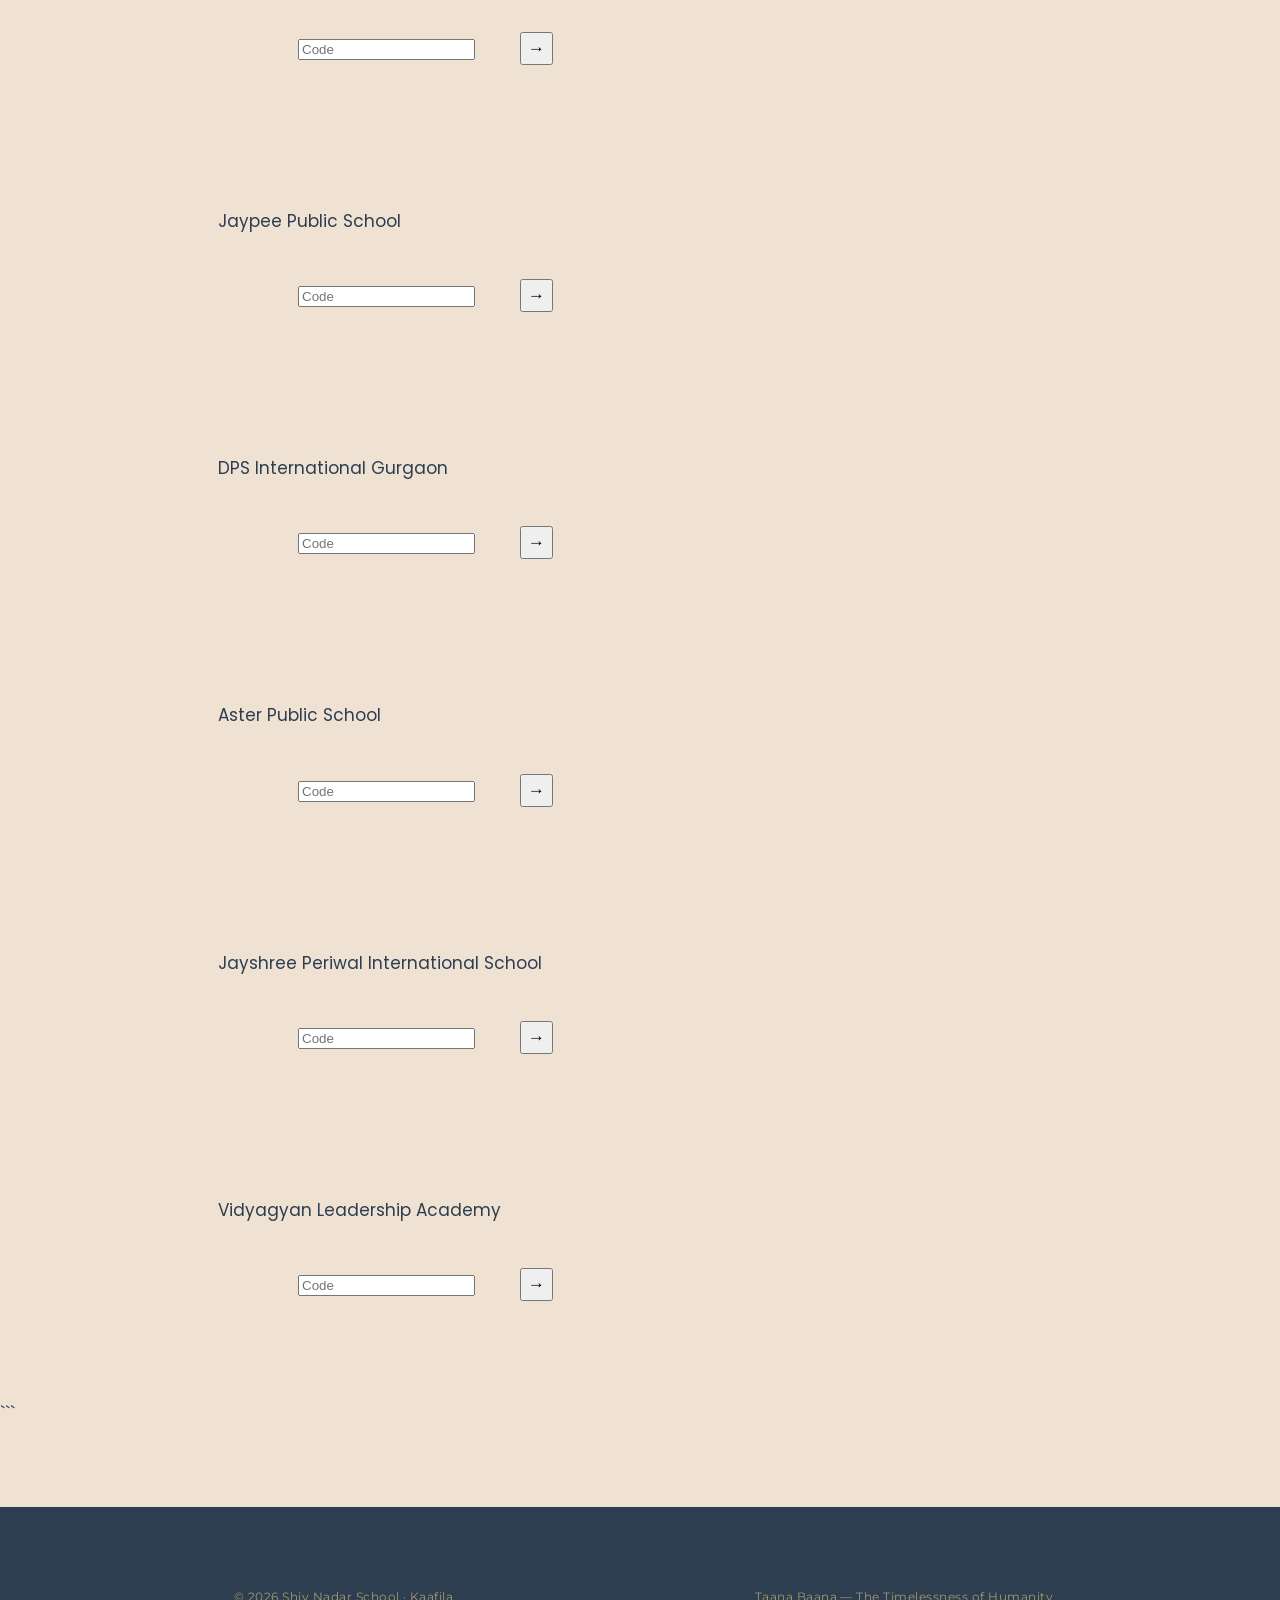
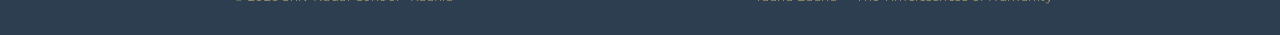
<file: certificates.html>
<!DOCTYPE html>
<html lang="en">
<head>
<meta charset="UTF-8">
<meta name="viewport" content="width=device-width, initial-scale=1.0">
<title>Certificates | Kaafila 2026 — Shiv Nadar School</title>
<link rel="preconnect" href="https://fonts.googleapis.com">
<link rel="preconnect" href="https://fonts.gstatic.com" crossorigin>
<link href="https://fonts.googleapis.com/css2?family=Poppins:wght@400;500;600;700;800;900&family=Source+Serif+4:ital,wght@0,400;0,600;0,700;1,400&family=Montserrat:wght@400;500;600;700&display=swap" rel="stylesheet">
<link rel="stylesheet" href="css/style.css?v=202608132230">
<style>
  .cert-grid {
    display: grid;
    grid-template-columns: repeat(auto-fill, minmax(300px, 1fr));
    gap: var(--space-2);
    list-style: none; margin: 0; padding: 0;
  }
  .cert-card {
    padding: var(--space-3);
    background: var(--band-surface);
    border: 1px solid var(--band-line);
    border-left: 3px solid var(--band-heading);
    border-radius: var(--radius);
  }
  .cert-school {
    margin: 0 0 var(--space-2);
    font-family: var(--font-heading);
    font-size: 1.02rem; font-weight: 600; line-height: 1.25;
    color: var(--band-heading);
  }
  .cert-form { display: flex; gap: 0.5rem; align-items: stretch; }
  .cert-input {
    flex: 1 1 auto; min-width: 0;
    padding: 0.6rem 0.8rem;
    font-family: var(--font-ui); font-size: 0.9rem; letter-spacing: 0.18em;
    color: var(--band-fg);
    background: transparent;
    border: 1px solid var(--band-line-strong);
    border-radius: var(--radius);
  }
  .cert-input::placeholder {
    letter-spacing: 0.06em;
    color: var(--band-fg-dim);
    opacity: 0.7;
  }
  .cert-input:focus-visible {
    outline: 2px solid var(--band-heading);
    outline-offset: 1px;
  }
  .cert-go {
    flex: none; width: 44px;
    font-size: 1.1rem; line-height: 1;
    color: var(--band-bg); background: var(--band-heading);
    border: 1px solid var(--band-heading);
    border-radius: var(--radius);
    transition: opacity 0.2s ease;
  }
  .cert-go:hover { opacity: 0.85; }
  .cert-msg {
    margin: 0.6rem 0 0; min-height: 1.2em;
    font-family: var(--font-ui); font-size: 0.78rem;
    color: var(--band-fg-dim);
  }
  .cert-msg.is-error {
    color: var(--thread-music);
    font-weight: 500;
  }
  .cert-links {
    margin: 0.4rem 0 0;
    padding: 0;
    list-style: none;
    display: grid;
    gap: 0.35rem;
  }
  .cert-links a {
    font-family: var(--font-ui);
    font-size: 0.8rem;
    color: var(--band-heading);
    text-decoration: underline;
  }
</style>
</head>
<body>
<a href="#main-content" class="skip-link">Skip to main content</a>
<header class="site-header">
  <div class="container nav-row">
```
<a href="index.html" class="wordmark">
  <img class="wordmark-logo" src="img/kaafila-lockup.png" alt="Kaafila — Shiv Nadar School">
</a>
<button class="nav-toggle" aria-label="Toggle navigation" aria-expanded="false" aria-controls="primary-nav">
  <svg width="20" height="20" viewBox="0 0 20 20" fill="none" stroke="currentColor" stroke-width="1.6" stroke-linecap="round">
    <line x1="2" y1="5" x2="18" y2="5"/>
    <line x1="2" y1="10" x2="18" y2="10"/>
    <line x1="2" y1="15" x2="18" y2="15"/>
  </svg>
</button>
<nav class="nav-links" id="primary-nav" aria-label="Primary">
  <a href="index.html">Home</a>
  <a href="about.html">About</a>
  <a href="gallery.html">Gallery</a>
  <a href="schedule.html">Schedule</a>
  <a href="tickets.html">Tickets</a>
  <a href="register.html">Register</a>
  <a href="merch.html">Merch</a>
  <a href="certificates.html" aria-current="page">Certificates</a>
  <a href="contact.html">Contact</a>
</nav>
```
  </div>
</header>
<main id="main-content">
  <section class="section" data-band="navy" style="padding-bottom: 2rem;">
    <div class="container" style="max-width: 900px;">
```
  <p class="eyebrow">Kaafila 2026</p>
  <h1 class="section-title" style="font-size: 2.4rem;">
    Certificates
  </h1>
  <p class="prose" style="margin-top: 1rem; color: var(--band-fg-dim);">
    Enter your school's unique 6-digit code and press the arrow to reach
    your certificates.
  </p>
</div>
```
  </section>
  <section class="section" data-band="white" style="padding-top: 2.5rem;">
    <div class="container" style="max-width: 900px;">
```
  <ul class="cert-grid">
    <!-- 1. Gurukul The School -->
    <li class="cert-card" data-code="482917">
      <p class="cert-school">Gurukul The School</p>
      <form class="cert-form" novalidate>
        <label class="visually-hidden" for="code1">Code for Gurukul The School</label>
        <input class="cert-input" id="code1" type="text" inputmode="numeric" maxlength="6"
               autocomplete="off" spellcheck="false" placeholder="Code">
        <button class="cert-go" type="submit" aria-label="Open certificates for Gurukul The School">→</button>
      </form>
      <p class="cert-msg" role="status" aria-live="polite"></p>
      <ul class="cert-links" hidden>
        <li><a href="https://drive.google.com/drive/folders/1oH8xmZi_PyuNetebgucPSAlVa_57EZhZ?usp=share_link" target="_blank" rel="noopener">Naad Sutra'26 — Certificates ↗</a></li>
        <li><a href="https://drive.google.com/drive/folders/1yf7uc2xh58_J_3-gVEUXHw_oeXu1Ua4h?usp=share_link" target="_blank" rel="noopener">Rooh ka resha'26 — Certificates ↗</a></li>
        <li><a href="https://drive.google.com/drive/folders/1HymSwa9Tjds6FsKkqsTQsofIulP0C_tI?usp=share_link" target="_blank" rel="noopener">Rangrez'26 — Certificates ↗</a></li>
      </ul>
    </li>
    <!-- 2. Prakriti School -->
    <li class="cert-card" data-code="739104">
      <p class="cert-school">Prakriti School</p>
      <form class="cert-form" novalidate>
        <label class="visually-hidden" for="code2">Code for Prakriti School</label>
        <input class="cert-input" id="code2" type="text" inputmode="numeric" maxlength="6"
               autocomplete="off" spellcheck="false" placeholder="Code">
        <button class="cert-go" type="submit" aria-label="Open certificates for Prakriti School">→</button>
      </form>
      <p class="cert-msg" role="status" aria-live="polite"></p>
      <ul class="cert-links" hidden>
        <li><a href="https://drive.google.com/drive/folders/1tbzAREP4BU2y7bMMCotvsYhV_RAk2rfm?usp=share_link" target="_blank" rel="noopener">Anugoonj — Certificates ↗</a></li>
        <li><a href="https://drive.google.com/drive/folders/1bHtiOOe452y6fBJCMn_MyUUgfJo8udnf?usp=share_link" target="_blank" rel="noopener">Naad Sutra'26 — Certificates ↗</a></li>
        <li><a href="https://drive.google.com/drive/folders/1sgV1TOBYDCY6QKtxBsA3ndZ4oJzITiiu?usp=share_link" target="_blank" rel="noopener">Rangrez'26 — Certificates ↗</a></li>
          <li><a href="https://drive.google.com/drive/folders/1Kqtn-gXOfa-c8xeSPWSgb3LoViyM4PK_?usp=share_link" target="_blank" rel="noopener">Rooh ka resha'26 — Certificates ↗</a></li>
      </ul>
    </li>
    <!-- 3. Genesis Global School -->
    <li class="cert-card" data-code="156283">
      <p class="cert-school">Genesis Global School</p>
      <form class="cert-form" novalidate>
        <label class="visually-hidden" for="code3">Code for Genesis Global School</label>
        <input class="cert-input" id="code3" type="text" inputmode="numeric" maxlength="6"
               autocomplete="off" spellcheck="false" placeholder="Code">
        <button class="cert-go" type="submit" aria-label="Open certificates for Genesis Global School">→</button>
      </form>
      <p class="cert-msg" role="status" aria-live="polite"></p>
      <ul class="cert-links" hidden>
        <li><a href="https://drive.google.com/drive/folders/1Bxfcdf0HnUd9q_eh9Jy7tV2S1C_srKBS?usp=share_link" target="_blank" rel="noopener">Naad Sutra'26 — Certificates ↗</a></li>
      </ul>
    </li>
    <!-- 4. Ramagya -->
    <li class="cert-card" data-code="904672">
      <p class="cert-school">Ramagya</p>
      <form class="cert-form" novalidate>
        <label class="visually-hidden" for="code4">Code for Ramagya</label>
        <input class="cert-input" id="code4" type="text" inputmode="numeric" maxlength="6"
               autocomplete="off" spellcheck="false" placeholder="Code">
        <button class="cert-go" type="submit" aria-label="Open certificates for Ramagya">→</button>
      </form>
      <p class="cert-msg" role="status" aria-live="polite"></p>
      <ul class="cert-links" hidden>
        <li><a href="https://drive.google.com/drive/folders/1lewc8M1ja-16uFqdLg9sVjwxEIAR18nZ?usp=share_link" target="_blank" rel="noopener">Anugoonj — Certificates ↗</a></li>
        <li><a href="https://drive.google.com/drive/folders/1VkhxLJQ6EWFQz7Oq-amTay0D9gR2iXsU?usp=share_link" target="_blank" rel="noopener">Chaupaal'26 — Certificates ↗</a></li>
        <li><a href="https://drive.google.com/drive/folders/1v_6AUM9mmN6rI79AuNbsC7XQtdfK0L4C?usp=sharing" target="_blank" rel="noopener">Naad Sutra'26 — Certificates ↗</a></li>
        <li><a href="https://drive.google.com/drive/folders/1u_EMDWhI_nHu6q4_5uVhXRY1HeSjtrx_?usp=sharing" target="_blank" rel="noopener">One Act Play'26 — Certificates ↗</a></li>
        <li><a href="https://drive.google.com/drive/folders/1tc6DnPWs9mDSWK--HyJs16J3hMtRs2H7?usp=sharing" target="_blank" rel="noopener">Rangrez'26 — Certificates ↗</a></li>
        <li><a href="https://drive.google.com/drive/folders/1_Pfynis9ZP6PCPeNbTQEriaCEq8Lm57K?usp=sharing" target="_blank" rel="noopener">Weave The Beat'26 — Certificates ↗</a></li>
       <li><a href="https://drive.google.com/drive/folders/12-U5X2OoJwTjgLpl4Hpd0dTCXO4jnLFE?usp=share_link " target="_blank" rel="noopener">clash of bands'26 — Certificates ↗</a></li>
        <li><a href="https://drive.google.com/drive/folders/1VQFnZ-37fQliaXlx-aV-rTxSfXLWedIo?usp=share_link" target="_blank" rel="noopener">Rooh ka resha'26 — Certificates ↗</a></li>
      </ul>
    </li>
    <!-- 5. Army Public School -->
    <li class="cert-card" data-code="628401">
      <p class="cert-school">Army Public School</p>
      <form class="cert-form" novalidate>
        <label class="visually-hidden" for="code6">Code for Army Public School</label>
        <input class="cert-input" id="code6" type="text" inputmode="numeric" maxlength="6"
               autocomplete="off" spellcheck="false" placeholder="Code">
        <button class="cert-go" type="submit" aria-label="Open certificates for Army Public School">→</button>
      </form>
      <p class="cert-msg" role="status" aria-live="polite"></p>
      <ul class="cert-links" hidden>
        <li><a href="https://drive.google.com/drive/folders/1n3mMiCLy-BEmAX98UsFoDgGX7GAYAm02?usp=share_link" target="_blank" rel="noopener">Anugoonj — Certificates ↗</a></li>
        <li><a href="https://drive.google.com/drive/folders/1vlqaUn0pHFgH7m2exC1JgpzBBr6AeNM4?usp=sharing" target="_blank" rel="noopener">Rangrez'26 — Certificates ↗</a></li>
        <li><a href="https://drive.google.com/drive/folders/1gIlFRf2HdRgf8BF9C9ffC_J-Iz-HB6uQ?usp=share_link" target="_blank" rel="noopener">Rooh ka resha'26 — Certificates ↗</a></li>
      </ul>
    </li>
    <!-- 6. Somerville School -->
    <li class="cert-card" data-code="845396">
      <p class="cert-school">Somerville School</p>
      <form class="cert-form" novalidate>
        <label class="visually-hidden" for="code7">Code for Somerville School</label>
        <input class="cert-input" id="code7" type="text" inputmode="numeric" maxlength="6"
               autocomplete="off" spellcheck="false" placeholder="Code">
        <button class="cert-go" type="submit" aria-label="Open certificates for Somerville School">→</button>
      </form>
      <p class="cert-msg" role="status" aria-live="polite"></p>
      <ul class="cert-links" hidden>
        <li><a href="https://drive.google.com/drive/folders/13KITIQUxD-EoTWd2gLCYGbeh1DHjbLJD?usp=share_link" target="_blank" rel="noopener">Anugoonj — Certificates ↗</a></li>
        <li><a href="https://drive.google.com/drive/folders/17uwR-ttkx6HoGQ4aPBvUcJLKoWoqTf5v?usp=share_link" target="_blank" rel="noopener">Chaupaal'26 — Certificates ↗</a></li>
        <li><a href="https://drive.google.com/drive/folders/1OuxbVuLqQPDIZaPfij8d6YT_zeTfeilF?usp=sharing" target="_blank" rel="noopener">Naad Sutra'26 — Certificates ↗</a></li>
        <li><a href="https://drive.google.com/drive/folders/10lGVQKUSD0_pX2XxkFNibM9urGhGbnJ9?usp=share_link" target="_blank" rel="noopener">Rangrez'26 — Certificates ↗</a></li>
        <li><a href="https://drive.google.com/drive/folders/1zluOmiM1CRdDwTUKOhOYpb7_7efYVw9t?usp=sharing" target="_blank" rel="noopener">Weave The Beat'26 — Certificates ↗</a></li>
      </ul>
    </li>
    <!-- 7. Heritage Experiential School -->
    <li class="cert-card" data-code="273918">
      <p class="cert-school">Heritage Experiential School</p>
      <form class="cert-form" novalidate>
        <label class="visually-hidden" for="code8">Code for Heritage Experiential School</label>
        <input class="cert-input" id="code8" type="text" inputmode="numeric" maxlength="6"
               autocomplete="off" spellcheck="false" placeholder="Code">
        <button class="cert-go" type="submit" aria-label="Open certificates for Heritage Experiential School">→</button>
      </form>
      <p class="cert-msg" role="status" aria-live="polite"></p>
         <li><a href="https://drive.google.com/drive/folders/1sYpqmai8eg6Iu81Nu2FAR9gNAlRPJvTI?usp=share_link" target="_blank" rel="noopener">Rooh ka resha'26 — Certificates ↗</a></li>
    </li>
    <!-- 8. Shiv Nadar School Faridabad -->
    <li class="cert-card" data-code="591047">
      <p class="cert-school">Shiv Nadar School Faridabad</p>
      <form class="cert-form" novalidate>
        <label class="visually-hidden" for="code9">Code for Shiv Nadar School Faridabad</label>
        <input class="cert-input" id="code9" type="text" inputmode="numeric" maxlength="6"
               autocomplete="off" spellcheck="false" placeholder="Code">
        <button class="cert-go" type="submit" aria-label="Open certificates for Shiv Nadar School Faridabad">→</button>
      </form>
      <p class="cert-msg" role="status" aria-live="polite"></p>
      <ul class="cert-links" hidden>
        <li><a href="https://drive.google.com/drive/folders/1Pf-IzPuZG963oPeLTb_iRiONSkcYybOU?usp=share_link" target="_blank" rel="noopener">Clash Of Bands'26 — Certificates ↗</a></li>
        <li><a href="https://drive.google.com/drive/folders/1d94xdHxfTsZO1Dg8di1DrnjEjQ7Eu2E5?usp=sharing" target="_blank" rel="noopener">Rangrez'26 — Certificates ↗</a></li>
      </ul>
    </li>
    <!-- 9. Pathways School Noida -->
    <li class="cert-card" data-code="760235">
      <p class="cert-school">Pathways School Noida</p>
      <form class="cert-form" novalidate>
        <label class="visually-hidden" for="code10">Code for Pathways School Noida</label>
        <input class="cert-input" id="code10" type="text" inputmode="numeric" maxlength="6"
               autocomplete="off" spellcheck="false" placeholder="Code">
        <button class="cert-go" type="submit" aria-label="Open certificates for Pathways School Noida">→</button>
      </form>
      <p class="cert-msg" role="status" aria-live="polite"></p>
    </li>
    <!-- 10. Gyanshree Noida -->
    <li class="cert-card" data-code="184629">
      <p class="cert-school">Gyanshree Noida</p>
      <form class="cert-form" novalidate>
        <label class="visually-hidden" for="code11">Code for Gyanshree Noida</label>
        <input class="cert-input" id="code11" type="text" inputmode="numeric" maxlength="6"
               autocomplete="off" spellcheck="false" placeholder="Code">
        <button class="cert-go" type="submit" aria-label="Open certificates for Gyanshree Noida">→</button>
      </form>
      <p class="cert-msg" role="status" aria-live="polite"></p>
      <ul class="cert-links" hidden>
        <li><a href="https://drive.google.com/drive/folders/10y72WJRgS-c0FfprkMqcejL8PWCKWIw9?usp=share_link" target="_blank" rel="noopener">Anugoonj — Certificates ↗</a></li>
        <li><a href="https://drive.google.com/drive/folders/1gsH75GMojW8U_BPFINS1eCweKmTfypiF?usp=share_link" target="_blank" rel="noopener">Chaupaal'26 — Certificates ↗</a></li>
        <li><a href="https://drive.google.com/drive/folders/13plYlnhf1G2wFa1GJWnC3Kzk1xPOUaCB?usp=share_link" target="_blank" rel="noopener">Naad Sutra'26 — Certificates ↗</a></li>
        <li><a href="https://drive.google.com/drive/folders/1yiIp7OddeEWb3QvkzJObK9sZy2-qclD5?usp=sharing" target="_blank" rel="noopener">Rangrez'26 — Certificates ↗</a></li>
      </ul>
    </li>
    <!-- 11. Tagore International School -->
    <li class="cert-card" data-code="936174">
      <p class="cert-school">Tagore International School, East of Kailash</p>
      <form class="cert-form" novalidate>
        <label class="visually-hidden" for="code12">Code for Tagore International School, East of Kailash</label>
        <input class="cert-input" id="code12" type="text" inputmode="numeric" maxlength="6"
               autocomplete="off" spellcheck="false" placeholder="Code">
        <button class="cert-go" type="submit" aria-label="Open certificates for Tagore International School, East of Kailash">→</button>
      </form>
      <p class="cert-msg" role="status" aria-live="polite"></p>
      <ul class="cert-links" hidden>
        <li><a href="https://drive.google.com/drive/folders/1z2sHwwapSa94cZMvScWXE0fxrrjSjebJ?usp=sharing" target="_blank" rel="noopener">One Act Play'26 — Certificates ↗</a></li>
      </ul>
    </li>
    <!-- 12. Mayoor School Noida -->
    <li class="cert-card" data-code="502863">
      <p class="cert-school">Mayoor School Noida</p>
      <form class="cert-form" novalidate>
        <label class="visually-hidden" for="code13">Code for Mayoor School Noida</label>
        <input class="cert-input" id="code13" type="text" inputmode="numeric" maxlength="6"
               autocomplete="off" spellcheck="false" placeholder="Code">
        <button class="cert-go" type="submit" aria-label="Open certificates for Mayoor School Noida">→</button>
      </form>
      <p class="cert-msg" role="status" aria-live="polite"></p>
      <ul class="cert-links" hidden>
        <li><a href="https://drive.google.com/drive/folders/1FkQryFQ5H7bXNOP-4FjYB4-BV1lo8xX4?usp=share_link" target="_blank" rel="noopener">Anugoonj — Certificates ↗</a></li>
        <li><a href="https://drive.google.com/drive/folders/1btrgmkVqd0xk0qk54rHB474mvl-gQ2jm?usp=share_link" target="_blank" rel="noopener">Clash Of Bands'26 — Certificates ↗</a></li>
        <li><a href="https://drive.google.com/drive/folders/1sgV1TOBYDCY6QKtxBsA3ndZ4oJzITiiu?usp=share_link" target="_blank" rel="noopener">Rangrez'26 — Certificates ↗</a></li>
        <li><a href="https://drive.google.com/drive/folders/1Jn-2AEjQcsnjiA8PIiUvOGT3Yddis8PH?usp=sharing" target="_blank" rel="noopener">Weave The Beat'26 — Certificates ↗</a></li>
         <li><a href="https://drive.google.com/drive/folders/198BYWyh26wm2ehHVTgg7jeYvyaZvGWh5?usp=share_link" target="_blank" rel="noopener">Rooh ka resha'26 — Certificates ↗</a></li>
    </li>
      </ul>
    </li>
    <!-- 13. Vasant Valley School -->
    <li class="cert-card" data-code="417950">
      <p class="cert-school">Vasant Valley School</p>
      <form class="cert-form" novalidate>
        <label class="visually-hidden" for="code14">Code for Vasant Valley School</label>
        <input class="cert-input" id="code14" type="text" inputmode="numeric" maxlength="6"
               autocomplete="off" spellcheck="false" placeholder="Code">
        <button class="cert-go" type="submit" aria-label="Open certificates for Vasant Valley School">→</button>
      </form>
      <p class="cert-msg" role="status" aria-live="polite"></p>
      <ul class="cert-links" hidden>
        <li><a href="https://drive.google.com/drive/folders/1L83IVTTRWgM7QCi51PS2U3c1cJjGiTgz?usp=share_link" target="_blank" rel="noopener">Rangrez'26 — Certificates ↗</a></li>
        <li><a href="https://drive.google.com/drive/folders/1yqS6FMs4lDqOoTnfJgVO4it_WcdGYfKj?usp=share_link" target="_blank" rel="noopener">Rooh ka resha'26 — Certificates ↗</a></li>
    </li>
      </ul>
    </li>
    <!-- 14. Delhi World Public School -->
    <li class="cert-card" data-code="253748">
      <p class="cert-school">Delhi World Public School, Noida Extension</p>
      <form class="cert-form" novalidate>
        <label class="visually-hidden" for="code16">Code for Delhi World Public School, Noida Extension</label>
        <input class="cert-input" id="code16" type="text" inputmode="numeric" maxlength="6"
               autocomplete="off" spellcheck="false" placeholder="Code">
        <button class="cert-go" type="submit" aria-label="Open certificates for Delhi World Public School, Noida Extension">→</button>
      </form>
      <p class="cert-msg" role="status" aria-live="polite"></p>
      <ul class="cert-links" hidden>
        <li><a href="https://drive.google.com/drive/folders/1VTVTJgJfefHcEDsE3HY8yowlUYERlBto?usp=share_link" target="_blank" rel="noopener">Anugoonj — Certificates ↗</a></li>
         <li><a href="https://drive.google.com/drive/folders/1TMfhNA4pAIaM6jBZNqSB6W36qDmmBtOD?usp=share_link" target="_blank" rel="noopener">Rooh ka resha'26 — Certificates ↗</a></li>
    </li>
      </ul>
    </li>
    <!-- 15. Shiv Nadar School Gurgaon -->
    <li class="cert-card" data-code="871465">
      <p class="cert-school">Shiv Nadar School Gurgaon</p>
      <form class="cert-form" novalidate>
        <label class="visually-hidden" for="code17">Code for Shiv Nadar School Gurgaon</label>
        <input class="cert-input" id="code17" type="text" inputmode="numeric" maxlength="6"
               autocomplete="off" spellcheck="false" placeholder="Code">
        <button class="cert-go" type="submit" aria-label="Open certificates for Shiv Nadar School Gurgaon">→</button>
      </form>
      <p class="cert-msg" role="status" aria-live="polite"></p>
      <ul class="cert-links" hidden>
        <li><a href="https://drive.google.com/drive/folders/1krO9_joih-e7gpZOr41GvPU5HEvmftRB?usp=share_link" target="_blank" rel="noopener">Chaupaal'26 — Certificates ↗</a></li>
        <li><a href="https://drive.google.com/drive/folders/1lWIp0wlQ5MlIogpacaPReemizlN4MA4A?usp=sharing" target="_blank" rel="noopener">One Act Play'26 — Certificates ↗</a></li>
        <li><a href="https://drive.google.com/drive/folders/10lGVQKUSD0_pX2XxkFNibM9urGhGbnJ9?usp=share_link" target="_blank" rel="noopener">Rangrez'26 — Certificates ↗</a></li>
      </ul>
    </li>
    <!-- 16. KR Mangalam School GK2 -->
    <li class="cert-card" data-code="364852">
      <p class="cert-school">KR Mangalam School GK2</p>
      <form class="cert-form" novalidate>
        <label class="visually-hidden" for="code18">Code for KR Mangalam School GK2</label>
        <input class="cert-input" id="code18" type="text" inputmode="numeric" maxlength="6"
               autocomplete="off" spellcheck="false" placeholder="Code">
        <button class="cert-go" type="submit" aria-label="Open certificates for KR Mangalam School GK2">→</button>
      </form>
      <p class="cert-msg" role="status" aria-live="polite"></p>
      <ul class="cert-links" hidden>
        <li><a href="https://drive.google.com/drive/folders/1MbVZYOeVwcjO09ohk1O9Top_9UhhdFwH?usp=share_link" target="_blank" rel="noopener">Chaupaal'26 — Certificates ↗</a></li>
        <li><a href="https://drive.google.com/drive/folders/1rah7s-U-Oy6Q8mBdhJXgkmAeMYgVICUQ?usp=share_link" target="_blank" rel="noopener">One Act Play'26 — Certificates ↗</a></li>
        <li><a href="https://drive.google.com/drive/folders/11jehFxENBza34hkdkixflR_B_i2IeOuF?usp=share_link" target="_blank" rel="noopener">Rangrez'26 — Certificates ↗</a></li>
      </ul>
    </li>
    <!-- 17. Satya School Gurgaon -->
    <li class="cert-card" data-code="518294">
      <p class="cert-school">Satya School Gurgaon</p>
      <form class="cert-form" novalidate>
        <label class="visually-hidden" for="code19">Code for Satya School Gurgaon</label>
        <input class="cert-input" id="code19" type="text" inputmode="numeric" maxlength="6"
               autocomplete="off" spellcheck="false" placeholder="Code">
        <button class="cert-go" type="submit" aria-label="Open certificates for Satya School Gurgaon">→</button>
      </form>
      <p class="cert-msg" role="status" aria-live="polite"></p>
      <ul class="cert-links" hidden>
        <li><a href="https://drive.google.com/drive/folders/1nVxoc1sY5xrh2UBeUCmDUTk5ULdnj04x?usp=sharing" target="_blank" rel="noopener">Rangrez'26 — Certificates ↗</a></li>
        <li><a href="https://drive.google.com/drive/folders/1_WoraGMNK8PmhMQ1NbRstSvsULoZZgJ7?usp=share_link" target="_blank" rel="noopener">Rooh ka resha'26 — Certificates ↗</a></li>
    </li>
      </ul>
    </li>
    <!-- 18. Jaypee Public School -->
    <li class="cert-card" data-code="673019">
      <p class="cert-school">Jaypee Public School</p>
      <form class="cert-form" novalidate>
        <label class="visually-hidden" for="code20">Code for Jaypee Public School</label>
        <input class="cert-input" id="code20" type="text" inputmode="numeric" maxlength="6"
               autocomplete="off" spellcheck="false" placeholder="Code">
        <button class="cert-go" type="submit" aria-label="Open certificates for Jaypee Public School">→</button>
      </form>
      <p class="cert-msg" role="status" aria-live="polite"></p>
      <ul class="cert-links" hidden>
        <li><a href="https://drive.google.com/drive/folders/1R9BHJd5UDnYaxUOdMsN6T2SsAAlmUp-H?usp=share_link" target="_blank" rel="noopener">Chaupaal'26 — Certificates ↗</a></li>
      </ul>
    </li>
    <!-- 19. DPS International Gurgaon -->
    <li class="cert-card" data-code="829406">
      <p class="cert-school">DPS International Gurgaon</p>
      <form class="cert-form" novalidate>
        <label class="visually-hidden" for="code21">Code for DPS International Gurgaon</label>
        <input class="cert-input" id="code21" type="text" inputmode="numeric" maxlength="6"
               autocomplete="off" spellcheck="false" placeholder="Code">
        <button class="cert-go" type="submit" aria-label="Open certificates for DPS International Gurgaon">→</button>
      </form>
      <p class="cert-msg" role="status" aria-live="polite"></p>
      <ul class="cert-links" hidden>
        <li><a href="https://drive.google.com/drive/folders/1_gti2Ms3pLH_4gaqiR5zV-2SjvYFy9Pb?usp=share_link" target="_blank" rel="noopener">Anugoonj — Certificates ↗</a></li>
        <li><a href="https://drive.google.com/drive/folders/1HKZCmer8T77-fmwe9x9Mc4yPd5vUsutR?usp=share_link" target="_blank" rel="noopener">Weave The Beat'26 — Certificates ↗</a></li>
      </ul>
    </li>
    <!-- 20. Aster Public School -->
    <li class="cert-card" data-code="145738">
      <p class="cert-school">Aster Public School</p>
      <form class="cert-form" novalidate>
        <label class="visually-hidden" for="code22">Code for Aster Public School</label>
        <input class="cert-input" id="code22" type="text" inputmode="numeric" maxlength="6"
               autocomplete="off" spellcheck="false" placeholder="Code">
        <button class="cert-go" type="submit" aria-label="Open certificates for Aster Public School">→</button>
      </form>
      <p class="cert-msg" role="status" aria-live="polite"></p>
    </li>
    <!-- 21. Jayshree Periwal International School -->
    <li class="cert-card" data-code="906271">
      <p class="cert-school">Jayshree Periwal International School</p>
      <form class="cert-form" novalidate>
        <label class="visually-hidden" for="code23">Code for Jayshree Periwal International School</label>
        <input class="cert-input" id="code23" type="text" inputmode="numeric" maxlength="6"
               autocomplete="off" spellcheck="false" placeholder="Code">
        <button class="cert-go" type="submit" aria-label="Open certificates for Jayshree Periwal International School">→</button>
      </form>
      <p class="cert-msg" role="status" aria-live="polite"></p>
      <ul class="cert-links" hidden>
        <li><a href="https://drive.google.com/drive/folders/12nad9_QU64eshvihnTXDgYXBvHTgGgQD?usp=sharing" target="_blank" rel="noopener">Rangrez'26 — Certificates ↗</a></li>
   <li><a href="https://drive.google.com/drive/folders/1wgey1-8ebRb3J7tnI39gfTQ_Gy3pzc2N?usp=share_link" target="_blank" rel="noopener">anugoonj'26 — Certificates ↗</a></li>
        <li><a href="https://drive.google.com/drive/folders/1t_Fu814LEkwRDvL5M5Q70m2_zdmvvENN?usp=sharing" target="_blank" rel="noopener">Weave The Beat'26 — Certificates ↗</a></li>
      </ul>
    </li>
    <!-- 22. Vidyagyan Leadership Academy -->
    <li class="cert-card" data-code="738591">
      <p class="cert-school">Vidyagyan Leadership Academy</p>
      <form class="cert-form" novalidate>
        <label class="visually-hidden" for="code24">Code for Vidyagyan Leadership Academy</label>
        <input class="cert-input" id="code24" type="text" inputmode="numeric" maxlength="6"
               autocomplete="off" spellcheck="false" placeholder="Code">
        <button class="cert-go" type="submit" aria-label="Open certificates for Vidyagyan Leadership Academy">→</button>
      </form>
      <p class="cert-msg" role="status" aria-live="polite"></p>
      <ul class="cert-links" hidden>
        <li><a href="https://drive.google.com/drive/folders/195NrZ6J2nAxyFLt6A4tOPfbzxcH6ImNG?usp=share_link" target="_blank" rel="noopener">Chaupaal'26 — Certificates ↗</a></li>
        <li><a href="https://drive.google.com/drive/folders/1Q6FjrAL8SNCF5NiZYeHWYAOOyoEXd6DU?usp=sharing" target="_blank" rel="noopener">Rangrez'26 — Certificates ↗</a></li>
        <li><a href="https://drive.google.com/drive/folders/1A-aT8x3BMMhuoadcUJpGnv1FCynTeNLf?usp=sharing" target="_blank" rel="noopener">Weave The Beat'26 — Certificates ↗</a></li>
      </ul>
    </li>
  </ul>
</div>
```
  </section>
</main>
<footer class="site-footer">
  <div class="container footer-row" style="padding-top: 1.5rem;">
    <span>© 2026 Shiv Nadar School · Kaafila</span>
    <span>Taana Baana — The Timelessness of Humanity</span>
  </div>
</footer>
<script src="js/events-data.js?v=202608132230"></script>
<script src="js/main.js?v=202608132230"></script>
<script>
document.querySelectorAll(".cert-card").forEach(function (card) {
  var form = card.querySelector(".cert-form");
  var input = card.querySelector(".cert-input");
  var msg = card.querySelector(".cert-msg");
  form.addEventListener("submit", function (e) {
    e.preventDefault();
    var entered = input.value.replace(/\s/g, "");
    if (entered !== card.dataset.code) {
      msg.textContent = "Invalid code.";
      msg.classList.add("is-error");
      input.focus();
      return;
    }
    msg.classList.remove("is-error");
    var list = card.querySelector(".cert-links");
    if (list) {
      list.hidden = false;
      msg.textContent =
        "Code accepted — your certificate folders are below.";
      return;
    }
    msg.textContent =
      "Code accepted — certificates are not uploaded yet.";
  });
});
</script>
</body>
</html>
</file>
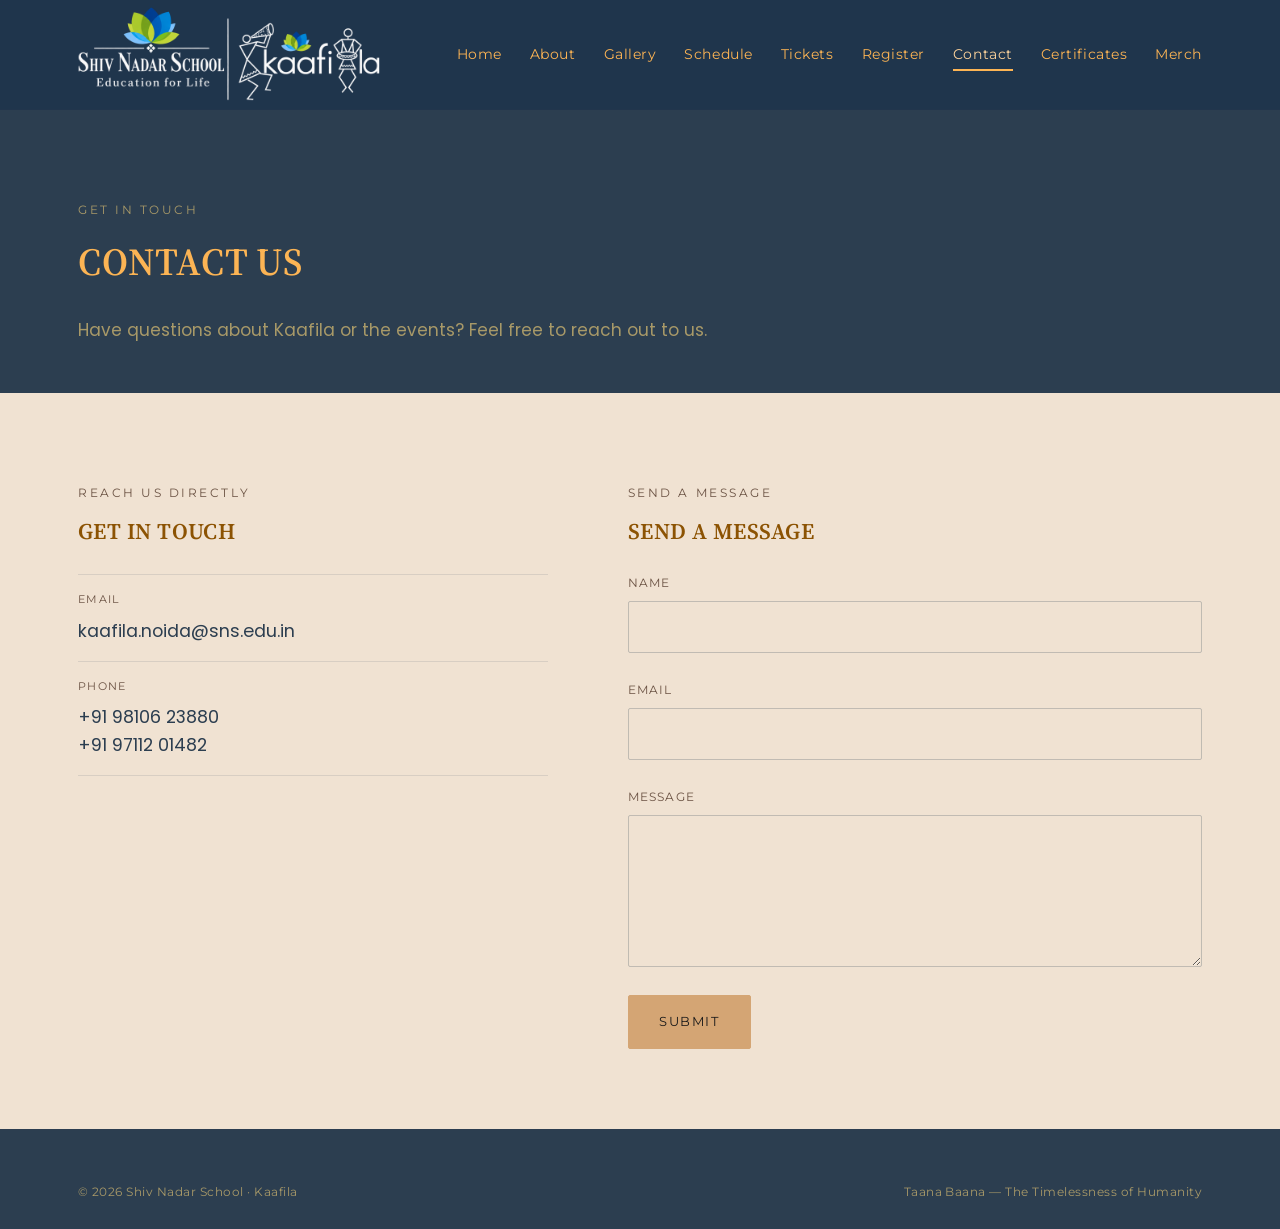
<file: contact.html>
<!DOCTYPE html>
<html lang="en">
<head>
<meta charset="UTF-8">
<meta name="viewport" content="width=device-width, initial-scale=1.0">
<title>Contact | Kaafila 2026 — Shiv Nadar School</title>
<meta name="description" content="Get in touch about Kaafila 2026, Shiv Nadar School's annual arts festival.">
<link rel="preconnect" href="https://fonts.googleapis.com">
<link rel="preconnect" href="https://fonts.gstatic.com" crossorigin>
<link href="https://fonts.googleapis.com/css2?family=Poppins:wght@400;500;600;700;800;900&family=Source+Serif+4:ital,wght@0,400;0,600;0,700;1,400&family=Montserrat:wght@400;500;600;700&display=swap" rel="stylesheet">
<link rel="stylesheet" href="css/style.css?v=202608132230">
</head>
<body>
<a href="#main-content" class="skip-link">Skip to main content</a>

<header class="site-header">
  <div class="container nav-row">
    <a href="index.html" class="wordmark">
      <img class="wordmark-logo" src="img/kaafila-lockup.png" alt="Kaafila — Shiv Nadar School">
    </a>
    <button class="nav-toggle" aria-label="Toggle navigation" aria-expanded="false" aria-controls="primary-nav">
      <svg width="20" height="20" viewBox="0 0 20 20" fill="none" stroke="currentColor" stroke-width="1.6" stroke-linecap="round"><line x1="2" y1="5" x2="18" y2="5"/><line x1="2" y1="10" x2="18" y2="10"/><line x1="2" y1="15" x2="18" y2="15"/></svg>
    </button>
    <nav class="nav-links" id="primary-nav" aria-label="Primary">
      <a href="index.html">Home</a>
      <a href="about.html">About</a>
      <a href="gallery.html">Gallery</a>
      <a href="schedule.html">Schedule</a>
      <a href="tickets.html">Tickets</a>
      <a href="register.html">Register</a>
      <a href="contact.html" aria-current="page">Contact</a>
            <a href="certificates.html">Certificates</a>
            <a href="merch.html">Merch</a>
    </nav>
  </div>
</header>

<main id="main-content">
  <section class="section" data-band="navy" style="padding-bottom: 2rem;">
    <div class="container">
      <p class="eyebrow">Get in Touch</p>
      <h1 class="section-title" style="font-size: 2.4rem;">Contact Us</h1>
      <p class="prose" style="margin-top: 1.5rem; color: var(--band-fg-dim);">Have questions about Kaafila or the events? Feel free to reach out to us.</p>
    </div>
  </section>


  <section class="section" data-band="white">
    <div class="container contact-grid">
      <div>
        <p class="eyebrow">Reach Us Directly</p>
        <h2 class="section-title" style="font-size: 1.4rem; margin-top: 0.5rem;">Get in Touch</h2>

        <dl style="margin-top: 1.5rem;">
          <div class="contact-detail">
            <dt>Email</dt>
            <dd><a href="mailto:kaafila.noida@sns.edu.in">kaafila.noida@sns.edu.in</a></dd>
          </div>
          <div class="contact-detail">
            <dt>Phone</dt>
            <dd>
              <a href="tel:+919810623880">+91 98106 23880</a><br>
              <a href="tel:+919711201482">+91 97112 01482</a>
            </dd>
          </div>
        </dl>
      </div>

      <div>
        <p class="eyebrow">Send a Message</p>
        <h2 class="section-title" style="font-size: 1.4rem; margin-top: 0.5rem; margin-bottom: 1.5rem;">Send a Message</h2>

        <form data-contact-form novalidate>
          <div class="form-field">
            <label for="name">Name</label>
            <input type="text" id="name" name="name" required autocomplete="name">
          </div>
          <div class="form-field">
            <label for="email">Email</label>
            <input type="email" id="email" name="email" required autocomplete="email">
          </div>
          <div class="form-field">
            <label for="message">Message</label>
            <textarea id="message" name="message" rows="5" required></textarea>
          </div>
          <button type="submit" class="btn btn-solid">Submit</button>
          <p class="form-status" role="status" hidden></p>
        </form>
      </div>
    </div>
  </section>
</main>

<footer class="site-footer">
  <div class="container footer-row" style="padding-top: 1.5rem;">
    <span>© 2026 Shiv Nadar School · Kaafila</span>
    <span>Taana Baana — The Timelessness of Humanity</span>
  </div>
</footer>

<script src="js/main.js?v=202608132230"></script>
</body>
</html>
</file>
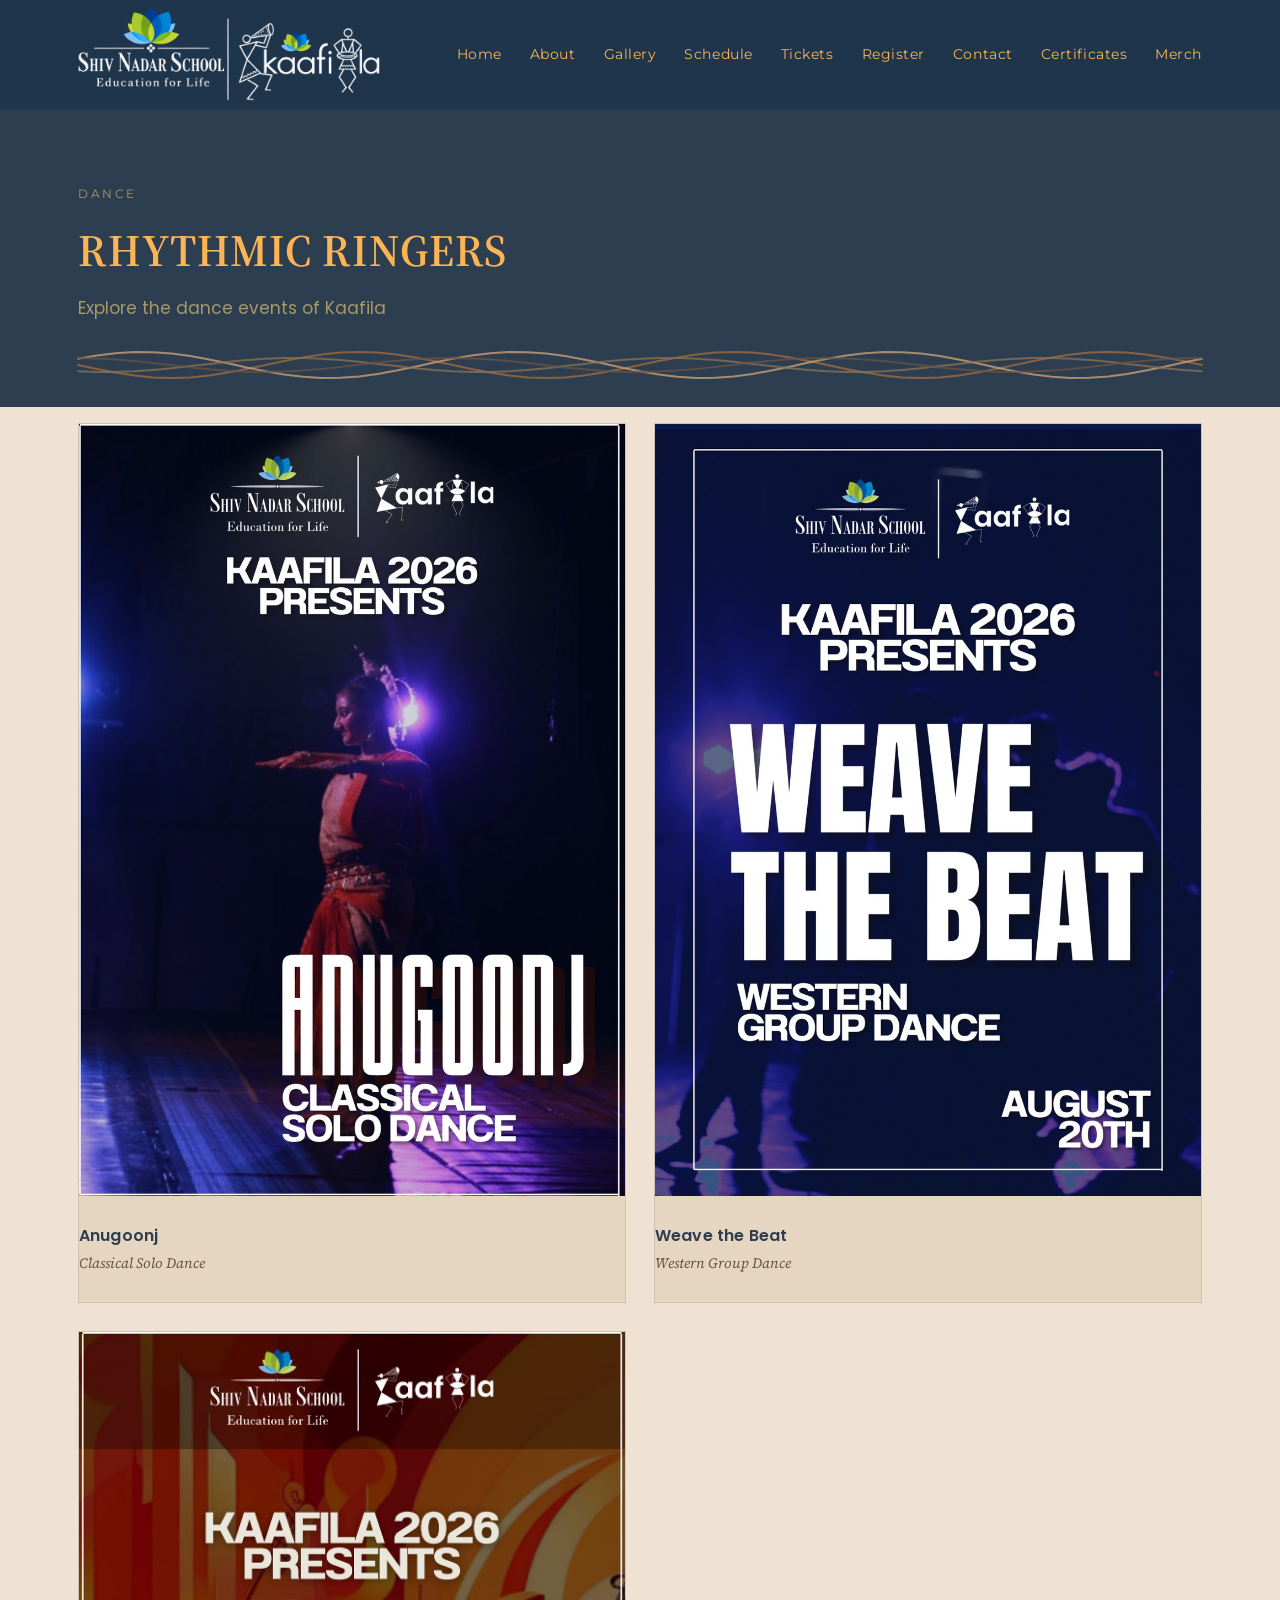
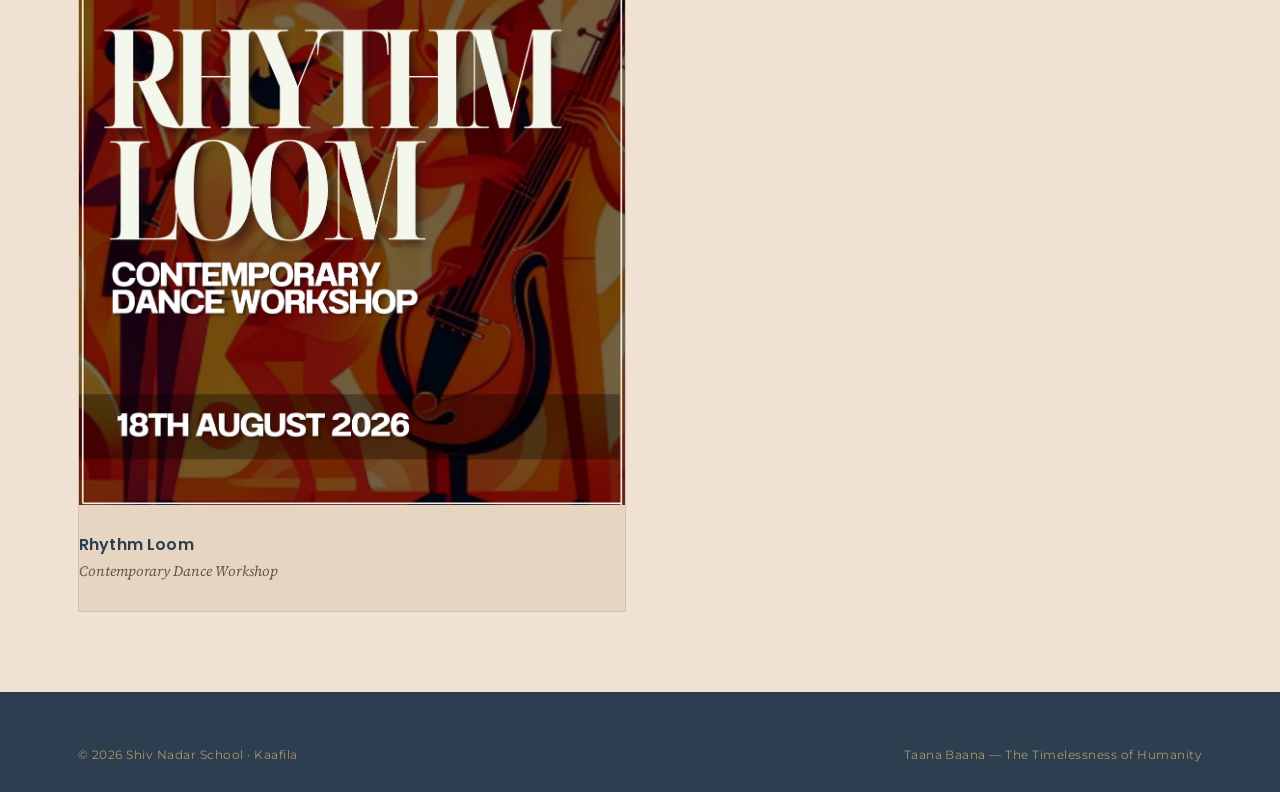
<file: dance.html>
<!DOCTYPE html>
<html lang="en">
<head>
<meta charset="UTF-8">
<meta name="viewport" content="width=device-width, initial-scale=1.0">
<title>Dance | Kaafila 2026 — Shiv Nadar School</title>
<meta name="description" content="Dance events at Kaafila 2026, Shiv Nadar School.">
<link rel="preconnect" href="https://fonts.googleapis.com">
<link rel="preconnect" href="https://fonts.gstatic.com" crossorigin>
<link href="https://fonts.googleapis.com/css2?family=Poppins:wght@400;500;600;700;800;900&family=Source+Serif+4:ital,wght@0,400;0,600;0,700;1,400&family=Montserrat:wght@400;500;600;700&display=swap" rel="stylesheet">
<link rel="stylesheet" href="css/style.css?v=202608132230">
</head>
<body data-category="dance">
<a href="#main-content" class="skip-link">Skip to main content</a>

<header class="site-header">
  <div class="container nav-row">
    <a href="index.html" class="wordmark">
      <img class="wordmark-logo" src="img/kaafila-lockup.png" alt="Kaafila — Shiv Nadar School">
    </a>
    <button class="nav-toggle" aria-label="Toggle navigation" aria-expanded="false" aria-controls="primary-nav">
      <svg width="20" height="20" viewBox="0 0 20 20" fill="none" stroke="currentColor" stroke-width="1.6" stroke-linecap="round"><line x1="2" y1="5" x2="18" y2="5"/><line x1="2" y1="10" x2="18" y2="10"/><line x1="2" y1="15" x2="18" y2="15"/></svg>
    </button>
    <nav class="nav-links" id="primary-nav" aria-label="Primary">
      <a href="index.html">Home</a>
      <a href="about.html">About</a>
      <a href="gallery.html">Gallery</a>
      <a href="schedule.html">Schedule</a>
      <a href="tickets.html">Tickets</a>
      <a href="register.html">Register</a>
      <a href="contact.html">Contact</a>
            <a href="certificates.html">Certificates</a>
            <a href="merch.html">Merch</a>
    </nav>
  </div>
</header>

<main id="main-content">
  <section class="section category-hero" data-band="navy">
    <div class="container">
      <p class="eyebrow" data-category-eyebrow>Kaafila 2026</p>
      <h1 class="section-title" data-category-title>DANCE</h1>
      <p class="tagline" data-category-tagline>Explore the dance events of Kaafila</p>
        <div class="weave-rule" data-weave role="presentation"></div>
    </div>
  </section>

  <section class="section" data-band="white" style="padding-top: 1rem;">
    <div class="container">
      <div class="poster-grid" data-poster-grid data-reveal-group></div>
      <p class="schedule-note" data-category-empty hidden>No events posted in this category yet — check back soon.</p>
    </div>
  </section>
</main>

<footer class="site-footer">
  <div class="container footer-row" style="padding-top: 1.5rem;">
    <span>© 2026 Shiv Nadar School · Kaafila</span>
    <span>Taana Baana — The Timelessness of Humanity</span>
  </div>
</footer>

<script src="js/events-data.js?v=202608132230"></script>
<script src="js/main.js?v=202608132230"></script>
</body>
</html>
</file>
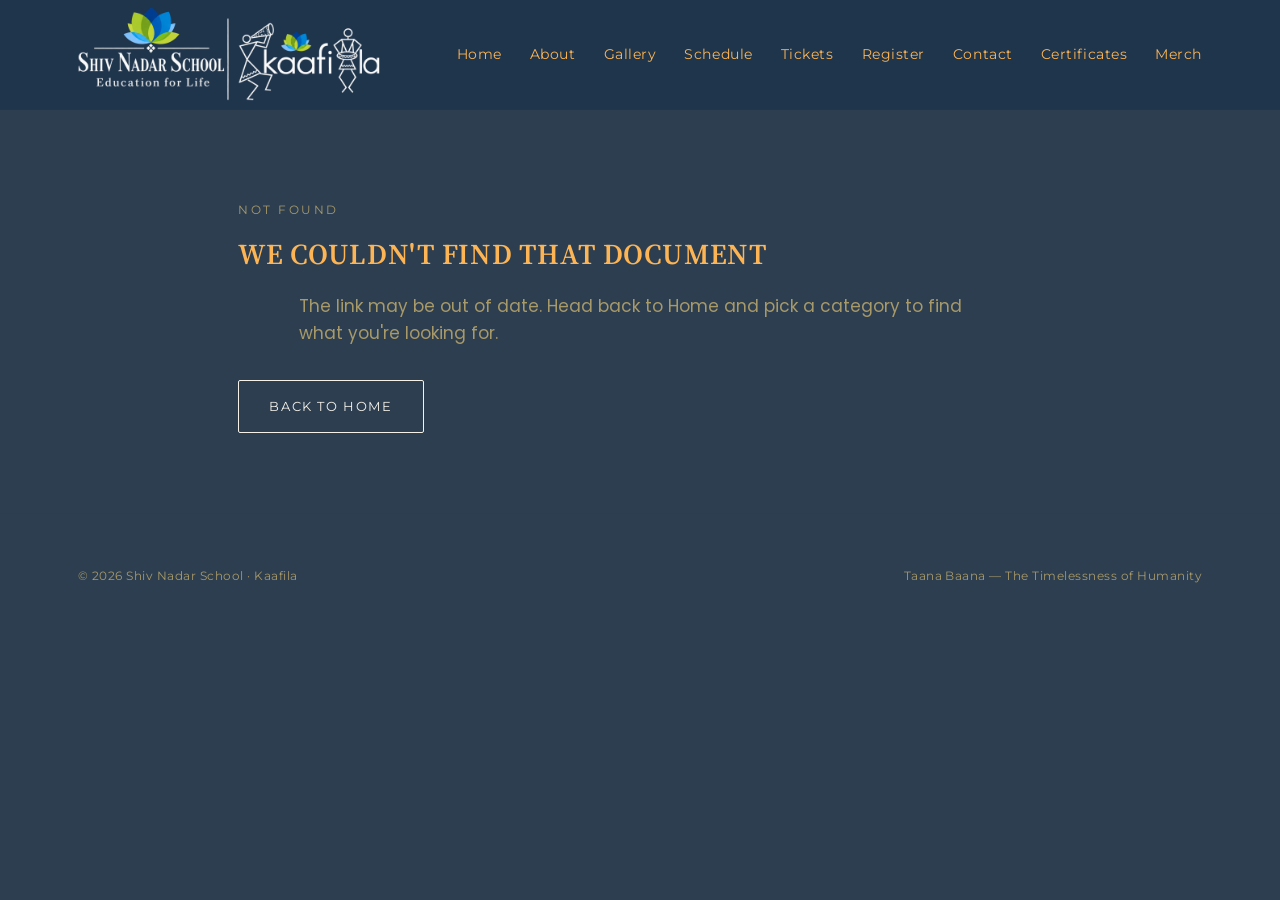
<file: document.html>
<!DOCTYPE html>
<html lang="en">
<head>
<meta charset="UTF-8">
<meta name="viewport" content="width=device-width, initial-scale=1.0">
<title>Document | Kaafila 2026 — Shiv Nadar School</title>
<meta name="description" content="Concept note and guidelines for Kaafila 2026 events, Shiv Nadar School.">
<link rel="preconnect" href="https://fonts.googleapis.com">
<link rel="preconnect" href="https://fonts.gstatic.com" crossorigin>
<link href="https://fonts.googleapis.com/css2?family=Poppins:wght@400;500;600;700;800;900&family=Source+Serif+4:ital,wght@0,400;0,600;0,700;1,400&family=Montserrat:wght@400;500;600;700&display=swap" rel="stylesheet">
<link rel="stylesheet" href="css/style.css?v=202608132230">
</head>
<body>
<a href="#main-content" class="skip-link">Skip to main content</a>

<header class="site-header">
  <div class="container nav-row">
    <a href="index.html" class="wordmark">
      <img class="wordmark-logo" src="img/kaafila-lockup.png" alt="Kaafila — Shiv Nadar School">
    </a>
    <button class="nav-toggle" aria-label="Toggle navigation" aria-expanded="false" aria-controls="primary-nav">
      <svg width="20" height="20" viewBox="0 0 20 20" fill="none" stroke="currentColor" stroke-width="1.6" stroke-linecap="round"><line x1="2" y1="5" x2="18" y2="5"/><line x1="2" y1="10" x2="18" y2="10"/><line x1="2" y1="15" x2="18" y2="15"/></svg>
    </button>
    <nav class="nav-links" id="primary-nav" aria-label="Primary">
      <a href="index.html">Home</a>
      <a href="about.html">About</a>
      <a href="gallery.html">Gallery</a>
      <a href="schedule.html">Schedule</a>
      <a href="tickets.html">Tickets</a>
      <a href="register.html">Register</a>
      <a href="contact.html">Contact</a>
            <a href="certificates.html">Certificates</a>
            <a href="merch.html">Merch</a>
    </nav>
  </div>
</header>

<main id="main-content" data-document-page>
  <div data-document-content>
    <section class="section" data-band="navy" style="padding-block: 2.5rem;">
      <div class="container" style="max-width: 940px;">
        <a class="back-link" href="index.html" data-document-back>← Back</a>
        <p class="eyebrow" data-document-kind>Document</p>
        <h1 class="section-title" style="font-size: 2rem;" data-document-title>Event name</h1>
      </div>
    </section>

    <section class="section" data-band="white" style="padding-block: 2.5rem;">
      <div class="container" style="max-width: 940px;">
        <div class="page-image-stack" data-document-images></div>
        <p style="margin-top: var(--space-3);">
          <a class="btn" data-document-pdf href="#" target="_blank" rel="noopener" hidden>View official document ↗</a>
        </p>
      </div>
    </section>
  </div>

  <section class="section" data-band="navy" data-document-not-found hidden>
    <div class="container" style="max-width: 860px;">
      <p class="eyebrow">Not Found</p>
      <h1 class="section-title" style="font-size: 1.8rem; margin-top: 0.5rem;">We couldn't find that document</h1>
      <p class="prose" style="margin: 1rem auto; color: var(--band-fg-dim);">The link may be out of date. Head back to Home and pick a category to find what you're looking for.</p>
      <a class="btn" href="index.html#categories" style="margin-top: 1rem;">Back to Home</a>
    </div>
  </section>
</main>

<footer class="site-footer">
  <div class="container footer-row" style="padding-top: 1.5rem;">
    <span>© 2026 Shiv Nadar School · Kaafila</span>
    <span>Taana Baana — The Timelessness of Humanity</span>
  </div>
</footer>

<script src="js/events-data.js?v=202608132230"></script>
<script src="js/main.js?v=202608132230"></script>
</body>
</html>
</file>
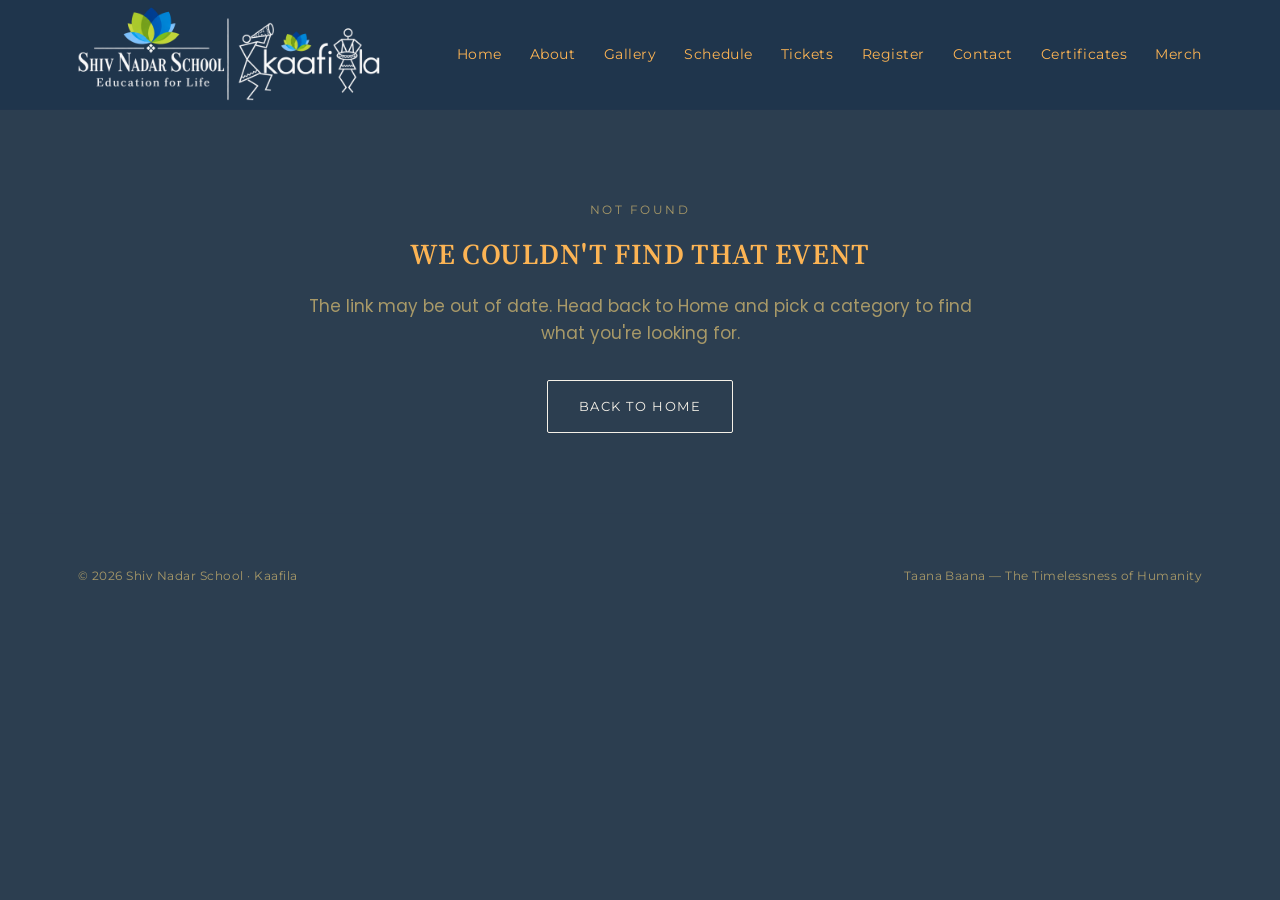
<file: event.html>
<!DOCTYPE html>
<html lang="en">
<head>
<meta charset="UTF-8">
<meta name="viewport" content="width=device-width, initial-scale=1.0">
<title>Event Details | Kaafila 2026 — Shiv Nadar School</title>
<meta name="description" content="Event details for Kaafila 2026, Shiv Nadar School.">
<link rel="preconnect" href="https://fonts.googleapis.com">
<link rel="preconnect" href="https://fonts.gstatic.com" crossorigin>
<link href="https://fonts.googleapis.com/css2?family=Poppins:wght@400;500;600;700;800;900&family=Source+Serif+4:ital,wght@0,400;0,600;0,700;1,400&family=Montserrat:wght@400;500;600;700&display=swap" rel="stylesheet">
<link rel="stylesheet" href="css/style.css?v=202608132230">
</head>
<body>
<a href="#main-content" class="skip-link">Skip to main content</a>

<header class="site-header">
  <div class="container nav-row">
    <a href="index.html" class="wordmark">
      <img class="wordmark-logo" src="img/kaafila-lockup.png" alt="Kaafila — Shiv Nadar School">
    </a>
    <button class="nav-toggle" aria-label="Toggle navigation" aria-expanded="false" aria-controls="primary-nav">
      <svg width="20" height="20" viewBox="0 0 20 20" fill="none" stroke="currentColor" stroke-width="1.6" stroke-linecap="round"><line x1="2" y1="5" x2="18" y2="5"/><line x1="2" y1="10" x2="18" y2="10"/><line x1="2" y1="15" x2="18" y2="15"/></svg>
    </button>
    <nav class="nav-links" id="primary-nav" aria-label="Primary">
      <a href="index.html">Home</a>
      <a href="about.html">About</a>
      <a href="gallery.html">Gallery</a>
      <a href="schedule.html">Schedule</a>
      <a href="tickets.html">Tickets</a>
      <a href="register.html">Register</a>
      <a href="contact.html">Contact</a>
            <a href="certificates.html">Certificates</a>
            <a href="merch.html">Merch</a>
    </nav>
  </div>
</header>

<main id="main-content" data-event-page>
  <div data-event-content>
    <section class="section" data-band="navy" style="padding-bottom: 2rem;">
      <div class="container" style="max-width: 860px;">
        <a class="back-link" href="index.html#categories" data-event-back>← Back to Home</a>
        <h1 class="section-title" style="font-size: 2.2rem;" data-event-title>Event name</h1>
        <p class="event-subtitle" data-event-subtitle hidden></p>
        <div class="event-poster-full" data-event-poster></div>
      </div>
    </section>

    <section class="section" data-band="white" style="padding-top: 2rem; position: relative;">
      <div class="container" style="max-width: 860px;">
        <p class="event-meta">Date: <strong data-event-date>—</strong></p>
        <p class="event-meta">Venue: <strong data-event-venue>—</strong></p>

        <div class="doc-grid">
          <a class="doc-card" data-doc-link="concept" href="#">
            <span class="doc-card-icon" aria-hidden="true">
              <svg viewBox="0 0 24 24" fill="none" stroke="currentColor" stroke-width="1.5" stroke-linecap="round" stroke-linejoin="round"><path d="M6 3h9l4 4v14a1 1 0 0 1-1 1H6a1 1 0 0 1-1-1V4a1 1 0 0 1 1-1Z"/><path d="M14 3v5h5"/><path d="M9 13h6M9 17h4"/></svg>
            </span>
            <span class="doc-card-body">
              <span class="doc-card-title">Concept Note</span>
              <span class="doc-card-sub">What this event is about</span>
            </span>
            <span class="doc-card-arrow" aria-hidden="true">
              <svg viewBox="0 0 24 24" fill="none" stroke="currentColor" stroke-width="1.8" stroke-linecap="round" stroke-linejoin="round"><path d="M5 12h13"/><path d="M12 5l7 7-7 7"/></svg>
            </span>
          </a>
          <a class="doc-card" data-doc-link="guidelines" href="#">
            <span class="doc-card-icon" aria-hidden="true">
              <svg viewBox="0 0 24 24" fill="none" stroke="currentColor" stroke-width="1.5" stroke-linecap="round" stroke-linejoin="round"><path d="M6 3h9l4 4v14a1 1 0 0 1-1 1H6a1 1 0 0 1-1-1V4a1 1 0 0 1 1-1Z"/><path d="M14 3v5h5"/><path d="m9 14 1.8 1.8L14 12.6"/></svg>
            </span>
            <span class="doc-card-body">
              <span class="doc-card-title">Guidelines</span>
              <span class="doc-card-sub">Rules and judging criteria</span>
            </span>
            <span class="doc-card-arrow" aria-hidden="true">
              <svg viewBox="0 0 24 24" fill="none" stroke="currentColor" stroke-width="1.8" stroke-linecap="round" stroke-linejoin="round"><path d="M5 12h13"/><path d="M12 5l7 7-7 7"/></svg>
            </span>
          </a>
        </div>

        <div class="event-register">
          <div class="event-register-text">
            <p class="event-register-kind" data-event-register-kind>Competitive event</p>
            <p class="event-register-note">Read the guidelines before you register.</p>
          </div>
          <a class="btn btn-solid" data-event-register href="#" target="_blank" rel="noopener">Register ↗</a>
        </div>
      </div>
    </section>
  </div>

  <section class="section event-not-found" data-band="navy" data-event-not-found hidden>
    <div class="container" style="max-width: 860px;">
      <p class="eyebrow">Not Found</p>
      <h1 class="section-title" style="font-size: 1.8rem; margin-top: 0.5rem;">We couldn't find that event</h1>
      <p class="prose" style="margin: 1rem auto; color: var(--band-fg-dim);">The link may be out of date. Head back to Home and pick a category to find what you're looking for.</p>
      <a class="btn" href="index.html#categories" style="margin-top: 1rem;">Back to Home</a>
    </div>
  </section>
</main>

<footer class="site-footer">
  <div class="container footer-row" style="padding-top: 1.5rem;">
    <span>© 2026 Shiv Nadar School · Kaafila</span>
    <span>Taana Baana — The Timelessness of Humanity</span>
  </div>
</footer>

<script src="js/events-data.js?v=202608132230"></script>
<script src="js/main.js?v=202608132230"></script>
</body>
</html>
</file>
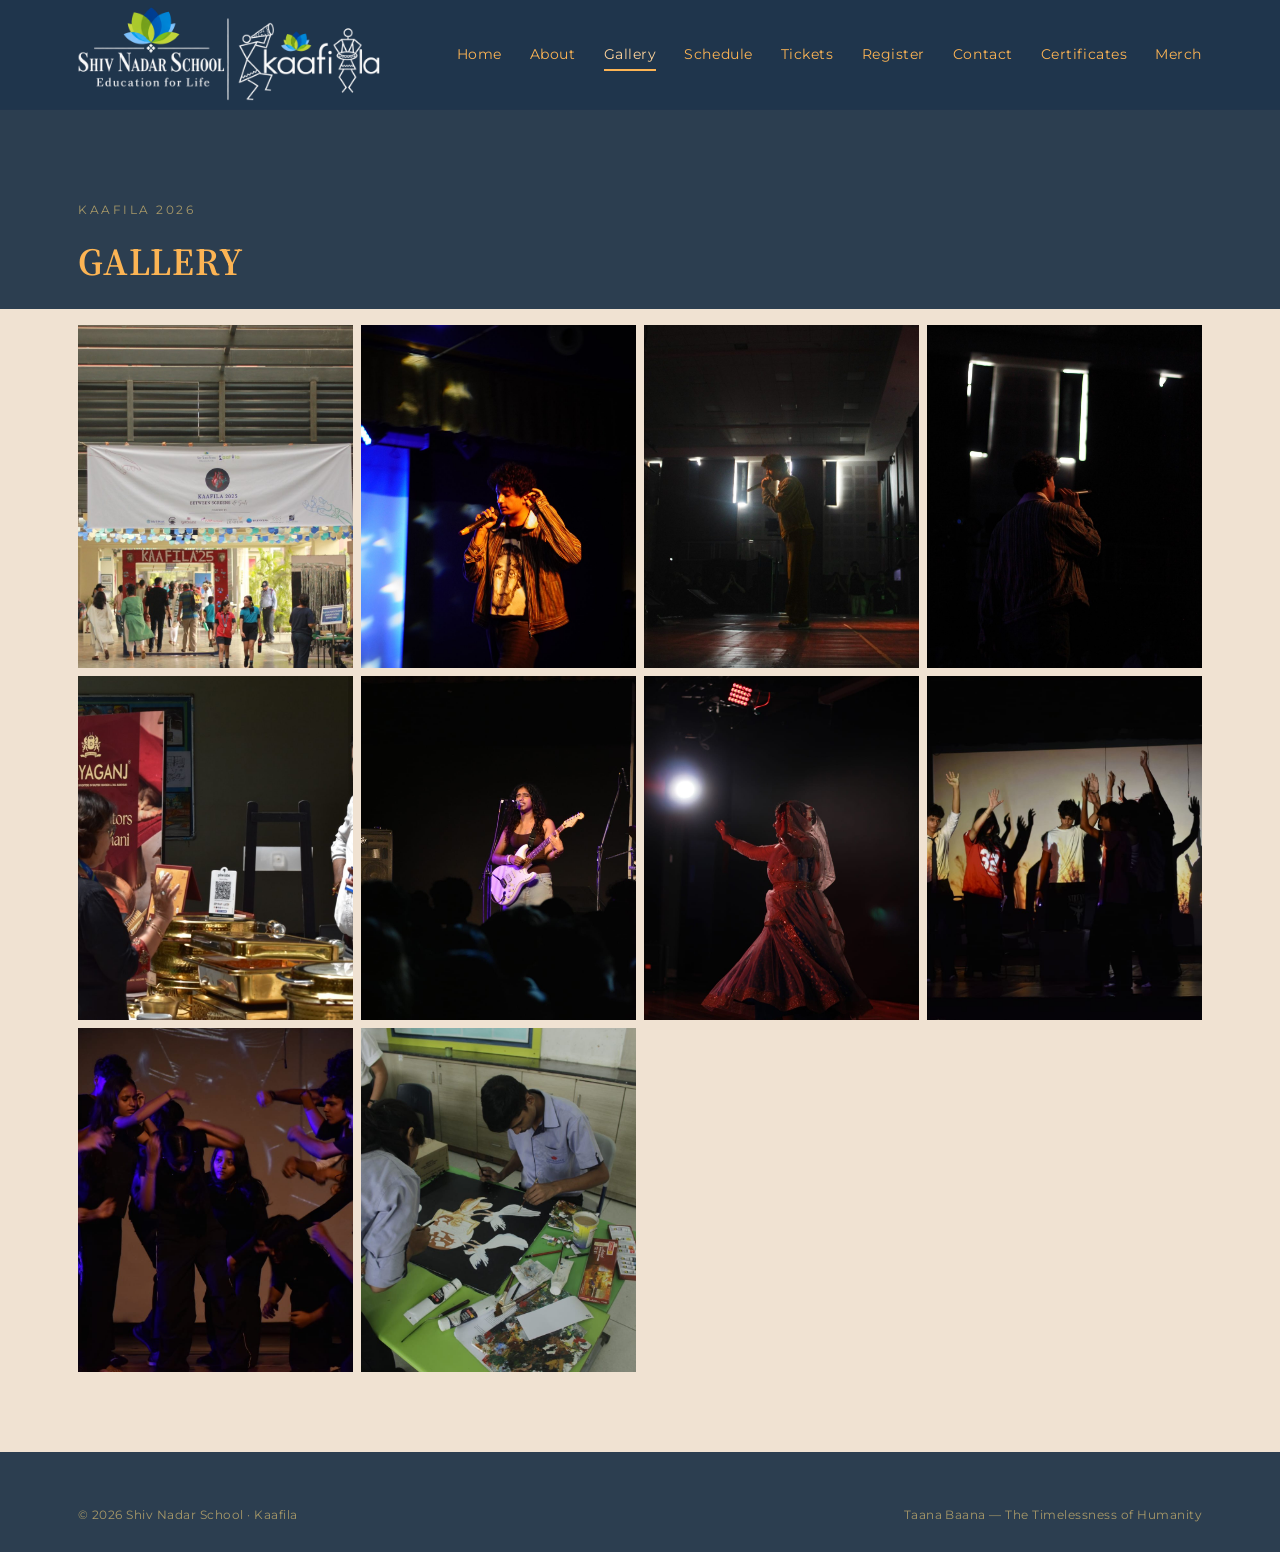
<file: gallery.html>
<!DOCTYPE html>
<html lang="en">
<head>
<meta charset="UTF-8">
<meta name="viewport" content="width=device-width, initial-scale=1.0">
<title>Gallery | Kaafila 2026 — Shiv Nadar School</title>
<meta name="description" content="Photos from Kaafila, Shiv Nadar School's annual arts festival.">
<link rel="preconnect" href="https://fonts.googleapis.com">
<link rel="preconnect" href="https://fonts.gstatic.com" crossorigin>
<link href="https://fonts.googleapis.com/css2?family=Poppins:wght@400;500;600;700;800;900&family=Source+Serif+4:ital,wght@0,400;0,600;0,700;1,400&family=Montserrat:wght@400;500;600;700&display=swap" rel="stylesheet">
<link rel="stylesheet" href="css/style.css?v=202608132230">
</head>
<body>
<a href="#main-content" class="skip-link">Skip to main content</a>

<header class="site-header">
  <div class="container nav-row">
    <a href="index.html" class="wordmark">
      <img class="wordmark-logo" src="img/kaafila-lockup.png" alt="Kaafila — Shiv Nadar School">
    </a>
    <button class="nav-toggle" aria-label="Toggle navigation" aria-expanded="false" aria-controls="primary-nav">
      <svg width="20" height="20" viewBox="0 0 20 20" fill="none" stroke="currentColor" stroke-width="1.6" stroke-linecap="round"><line x1="2" y1="5" x2="18" y2="5"/><line x1="2" y1="10" x2="18" y2="10"/><line x1="2" y1="15" x2="18" y2="15"/></svg>
    </button>
    <nav class="nav-links" id="primary-nav" aria-label="Primary">
      <a href="index.html">Home</a>
      <a href="about.html">About</a>
      <a href="gallery.html" aria-current="page">Gallery</a>
      <a href="schedule.html">Schedule</a>
      <a href="tickets.html">Tickets</a>
      <a href="register.html">Register</a>
      <a href="contact.html">Contact</a>
            <a href="certificates.html">Certificates</a>
            <a href="merch.html">Merch</a>
    </nav>
  </div>
</header>

<main id="main-content">
  <section class="section" data-band="navy" style="padding-bottom: 1rem;">
    <div class="container">
      <p class="eyebrow">Kaafila 2026</p>
      <h1 class="section-title" style="font-size: 2.4rem;">Gallery</h1>
    </div>
  </section>

  <section class="section" data-band="white" style="padding-top: 1rem;">
    <div class="container">
      <div class="gallery-grid" data-reveal-group></div>

      <p class="schedule-note" data-empty-state style="margin-top: 2rem; border: 1px dashed var(--band-line-strong); padding: 1.5rem; text-align: center;">
        Photos from Kaafila 2026 will be added here once the festival gets underway. Check back during and after the event.
      </p>
    </div>
  </section>
</main>

<footer class="site-footer">
  <div class="container footer-row" style="padding-top: 1.5rem;">
    <span>© 2026 Shiv Nadar School · Kaafila</span>
    <span>Taana Baana — The Timelessness of Humanity</span>
  </div>
</footer>

<script src="js/gallery-data.js?v=202608132230"></script>
<script src="js/main.js?v=202608132230"></script>
</body>
</html>
</file>
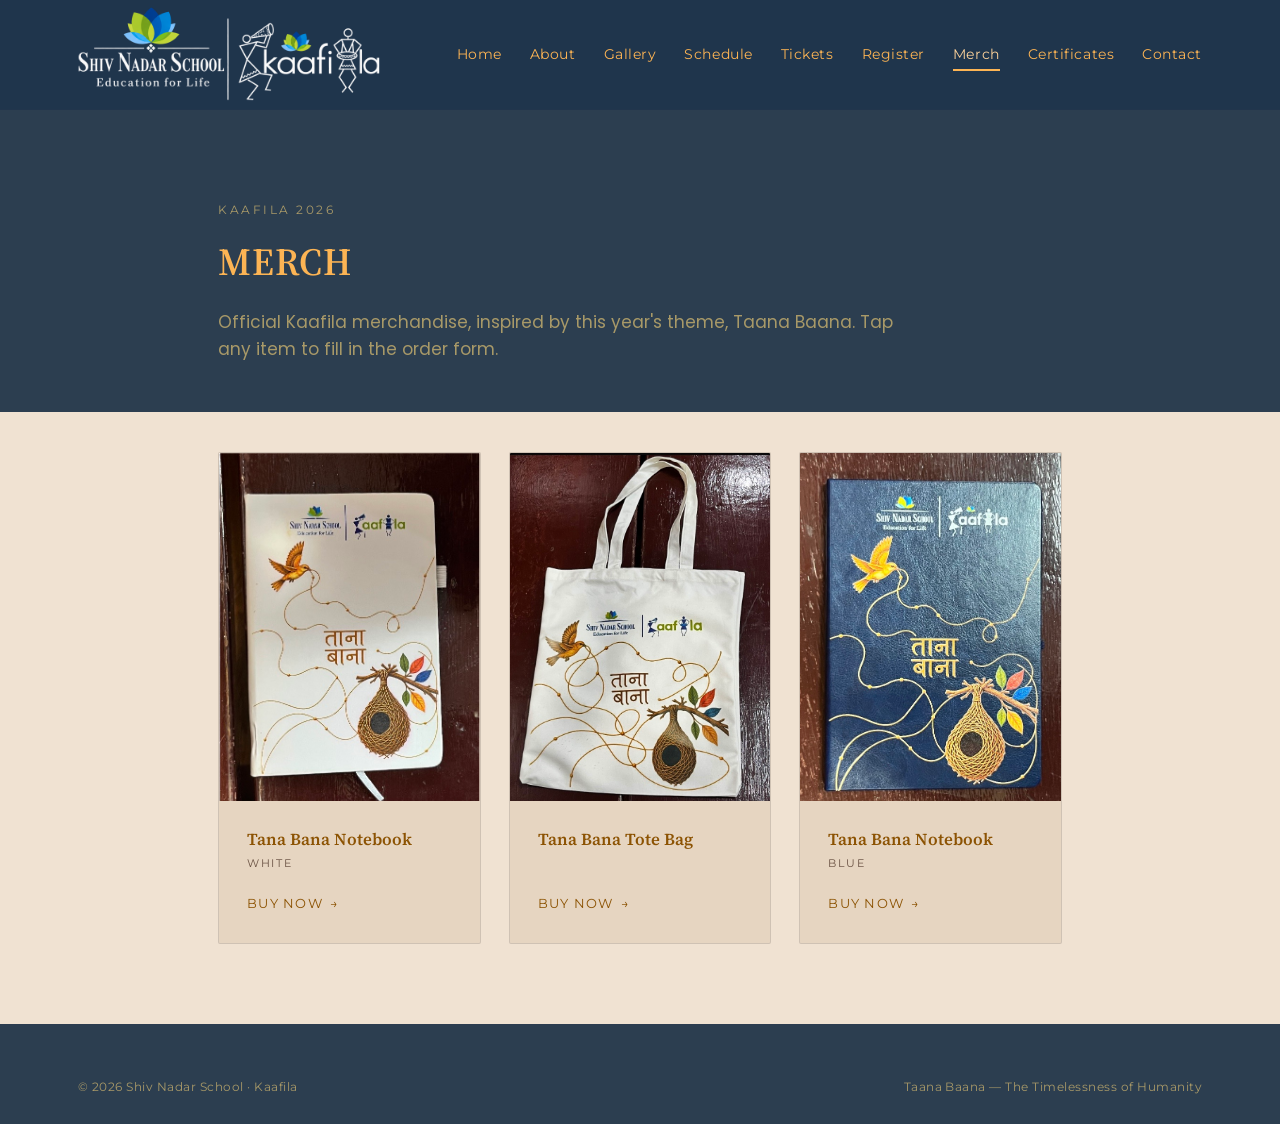
<file: merch.html>
<!DOCTYPE html>
<html lang="en">
<head>
<meta charset="UTF-8">
<meta name="viewport" content="width=device-width, initial-scale=1.0">
<title>Merch | Kaafila 2026 — Shiv Nadar School</title>
<link rel="preconnect" href="https://fonts.googleapis.com">
<link rel="preconnect" href="https://fonts.gstatic.com" crossorigin>
<link href="https://fonts.googleapis.com/css2?family=Poppins:wght@400;500;600;700;800;900&family=Source+Serif+4:ital,wght@0,400;0,600;0,700;1,400&family=Montserrat:wght@400;500;600;700&display=swap" rel="stylesheet">
<link rel="stylesheet" href="css/style.css?v=202608132230">
<style>
  .merch-grid {
    display: grid;
    grid-template-columns: repeat(auto-fill, minmax(260px, 1fr));
    gap: var(--space-3);
    list-style: none; margin: 0; padding: 0;
  }
  .merch-card {
    display: flex; flex-direction: column;
    background: var(--band-surface);
    border: 1px solid var(--band-line);
    border-radius: var(--radius);
    overflow: hidden;
  }
  .merch-shot { display: block; position: relative; aspect-ratio: 3 / 4; overflow: hidden; background: var(--band-bg); }
  .merch-shot img { width: 100%; height: 100%; object-fit: cover; display: block; transition: transform 0.4s ease; }
  .merch-shot:hover img { transform: scale(1.04); }
  /* For a photo shot sideways. The image is laid out at the frame's swapped
     dimensions, then turned a quarter clockwise, so it fills the frame upright
     instead of being squashed into it. */
  .merch-shot--rot img {
    position: absolute; top: 50%; left: 50%;
    width: 133.334%; height: 75%;
    max-width: none;              /* the global img rule would clamp it back */
    transform: translate(-50%, -50%) rotate(90deg);
  }
  .merch-shot--rot:hover img { transform: translate(-50%, -50%) rotate(90deg) scale(1.04); }
  .merch-body { padding: var(--space-3); display: flex; flex-direction: column; gap: 0.35rem; flex: 1 1 auto; }
  .merch-name {
    margin: 0;
    font-family: var(--font-heading);
    font-size: 1.05rem; font-weight: 600; line-height: 1.25;
    color: var(--band-heading);
  }
  .merch-variant {
    margin: 0;
    font-family: var(--font-ui); font-size: 0.68rem;
    letter-spacing: 0.16em; text-transform: uppercase;
    color: var(--band-fg-dim);
  }
  .merch-buy {
    margin-top: auto; padding-top: var(--space-2);
    display: inline-flex; align-items: center; gap: 0.45rem;
    font-family: var(--font-ui); font-size: 0.8rem;
    letter-spacing: 0.1em; text-transform: uppercase;
    color: var(--band-heading);
  }
  .merch-buy span { transition: transform 0.2s ease; }
  .merch-buy:hover span { transform: translateX(4px); }
</style>
</head>
<body>
<a href="#main-content" class="skip-link">Skip to main content</a>

<header class="site-header">
  <div class="container nav-row">
    <a href="index.html" class="wordmark">
      <img class="wordmark-logo" src="img/kaafila-lockup.png" alt="Kaafila — Shiv Nadar School">
    </a>
    <button class="nav-toggle" aria-label="Toggle navigation" aria-expanded="false" aria-controls="primary-nav">
      <svg width="20" height="20" viewBox="0 0 20 20" fill="none" stroke="currentColor" stroke-width="1.6" stroke-linecap="round"><line x1="2" y1="5" x2="18" y2="5"/><line x1="2" y1="10" x2="18" y2="10"/><line x1="2" y1="15" x2="18" y2="15"/></svg>
    </button>
    <nav class="nav-links" id="primary-nav" aria-label="Primary">
      <a href="index.html">Home</a>
      <a href="about.html">About</a>
      <a href="gallery.html">Gallery</a>
      <a href="schedule.html">Schedule</a>
      <a href="tickets.html">Tickets</a>
      <a href="register.html">Register</a>
      <a href="merch.html" aria-current="page">Merch</a>
      <a href="certificates.html">Certificates</a>
      <a href="contact.html">Contact</a>
    </nav>
  </div>
</header>

<main id="main-content">
  <section class="section" data-band="navy" style="padding-bottom: 2rem;">
    <div class="container" style="max-width: 900px;">
      <p class="eyebrow">Kaafila 2026</p>
      <h1 class="section-title" style="font-size: 2.4rem;">Merch</h1>
      <p class="prose" style="margin-top: 1rem; color: var(--band-fg-dim);">
        Official Kaafila merchandise, inspired by this year's theme, Taana
        Baana. Tap any item to fill in the order form.
      </p>
    </div>
  </section>

  <section class="section" data-band="white" style="padding-top: 2.5rem;">
    <div class="container" style="max-width: 900px;">
      <ul class="merch-grid">
          <li class="merch-card">
            <a class="merch-shot merch-shot--rot" href="#" data-merch-link target="_blank" rel="noopener">
              <img src="img/IMG_1555.jpg" alt="Tana Bana Notebook — White" loading="lazy">
            </a>
            <div class="merch-body">
              <p class="merch-name">Tana Bana Notebook</p>
              <p class="merch-variant">White</p>
              <a class="merch-buy" href="#" data-merch-link target="_blank" rel="noopener">
                Buy Now <span aria-hidden="true">&rarr;</span>
              </a>
            </div>
          </li>
          <li class="merch-card">
            <a class="merch-shot" href="#" data-merch-link target="_blank" rel="noopener">
              <img src="img/IMG_1557.jpg" alt="Tana Bana Tote Bag" loading="lazy">
            </a>
            <div class="merch-body">
              <p class="merch-name">Tana Bana Tote Bag</p>
              <a class="merch-buy" href="#" data-merch-link target="_blank" rel="noopener">
                Buy Now <span aria-hidden="true">&rarr;</span>
              </a>
            </div>
          </li>
          <li class="merch-card">
            <a class="merch-shot" href="#" data-merch-link target="_blank" rel="noopener">
              <img src="img/IMG_1558.jpg" alt="Tana Bana Notebook — Blue" loading="lazy">
            </a>
            <div class="merch-body">
              <p class="merch-name">Tana Bana Notebook</p>
              <p class="merch-variant">Blue</p>
              <a class="merch-buy" href="#" data-merch-link target="_blank" rel="noopener">
                Buy Now <span aria-hidden="true">&rarr;</span>
              </a>
            </div>
          </li>
      </ul>
    </div>
  </section>
</main>

<footer class="site-footer">
  <div class="container footer-row" style="padding-top: 1.5rem;">
    <span>&copy; 2026 Shiv Nadar School &middot; Kaafila</span>
    <span>Taana Baana &mdash; The Timelessness of Humanity</span>
  </div>
</footer>

<script src="js/events-data.js?v=202608132230"></script>
<script src="js/main.js?v=202608132230"></script>
<script>
// One order form for all three items. Paste the form URL here and every
// Buy Now button and product image points at it.
var MERCH_FORM = "https://docs.google.com/forms/d/e/1FAIpQLSfUBDFibFpiZo70lXIKc7n5ZegI23rp9thxNBnXYjd3THUrOg/viewform";

document.querySelectorAll("[data-merch-link]").forEach(function (el) {
  if (MERCH_FORM) {
    el.href = MERCH_FORM;
  } else {
    el.addEventListener("click", function (e) {
      e.preventDefault();
      alert("The order form isn't open yet — check back shortly.");
    });
  }
});
</script>
</body>
</html>
</file>
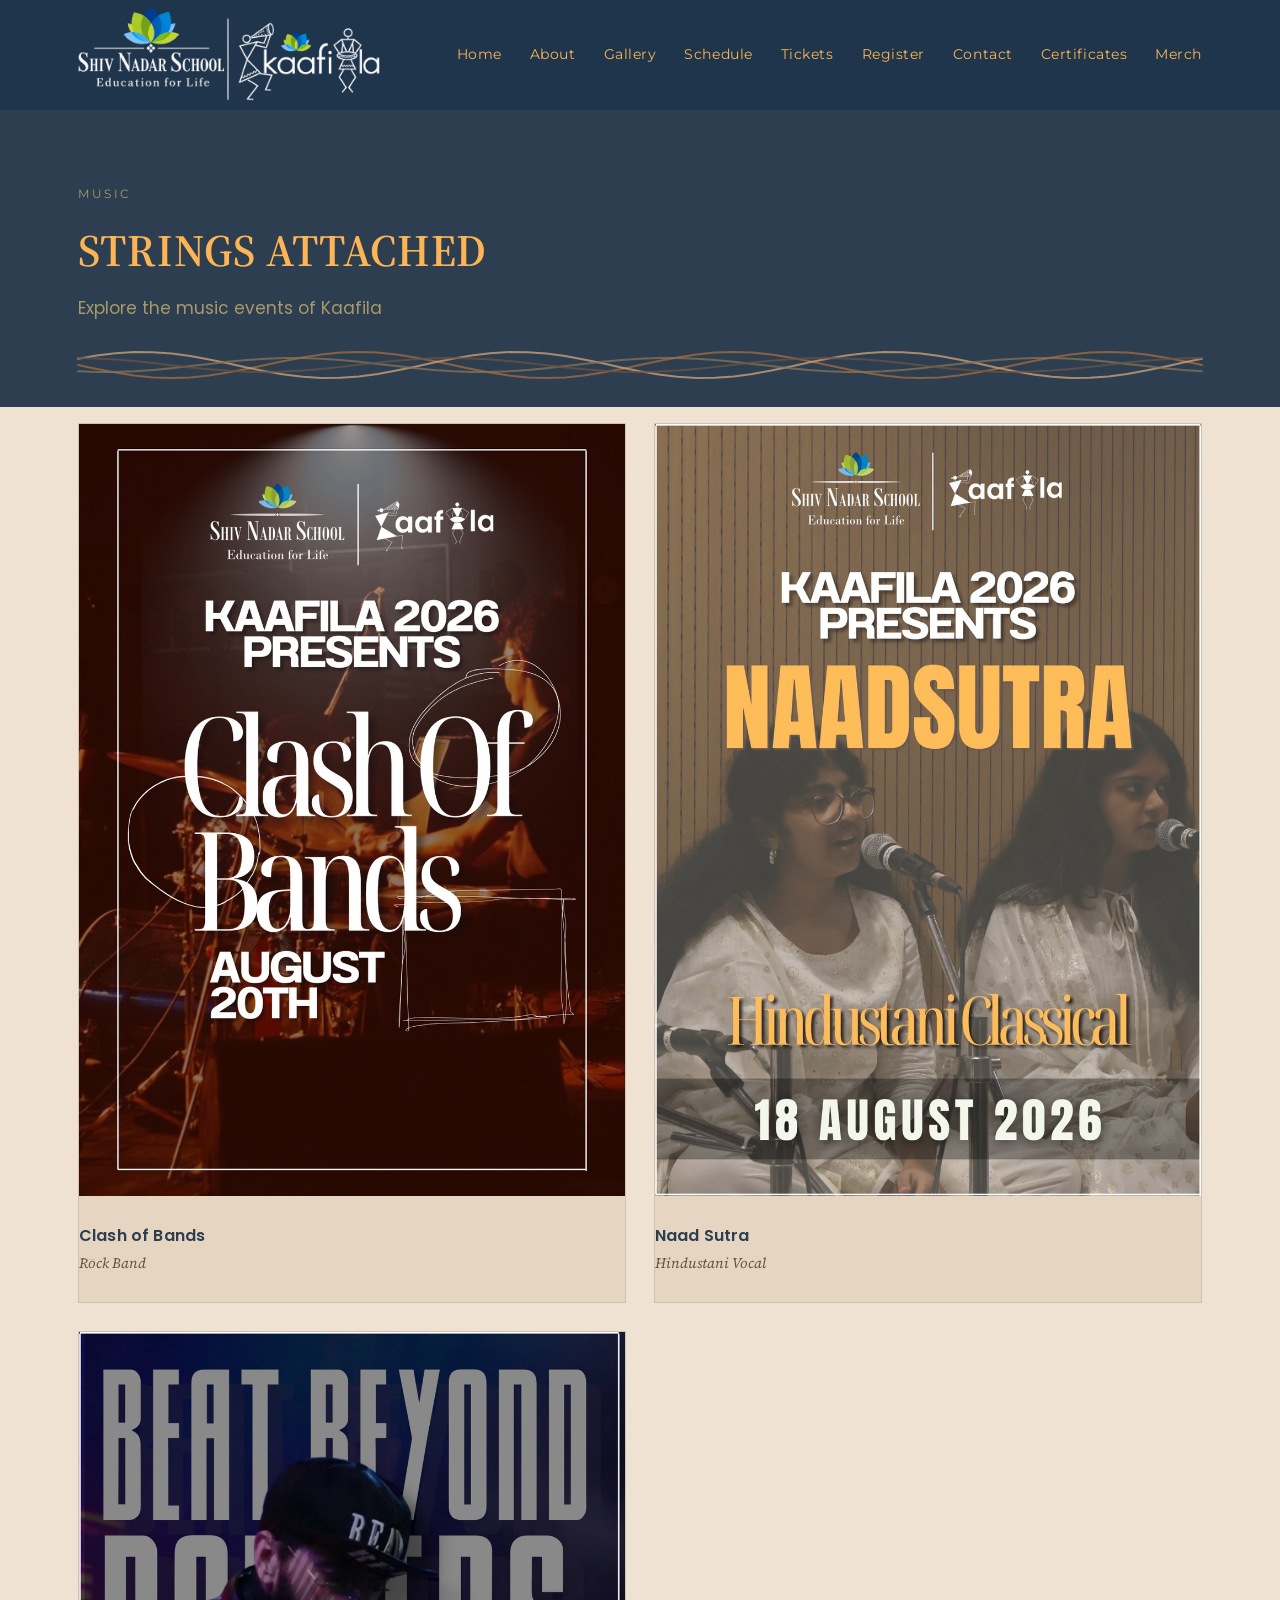
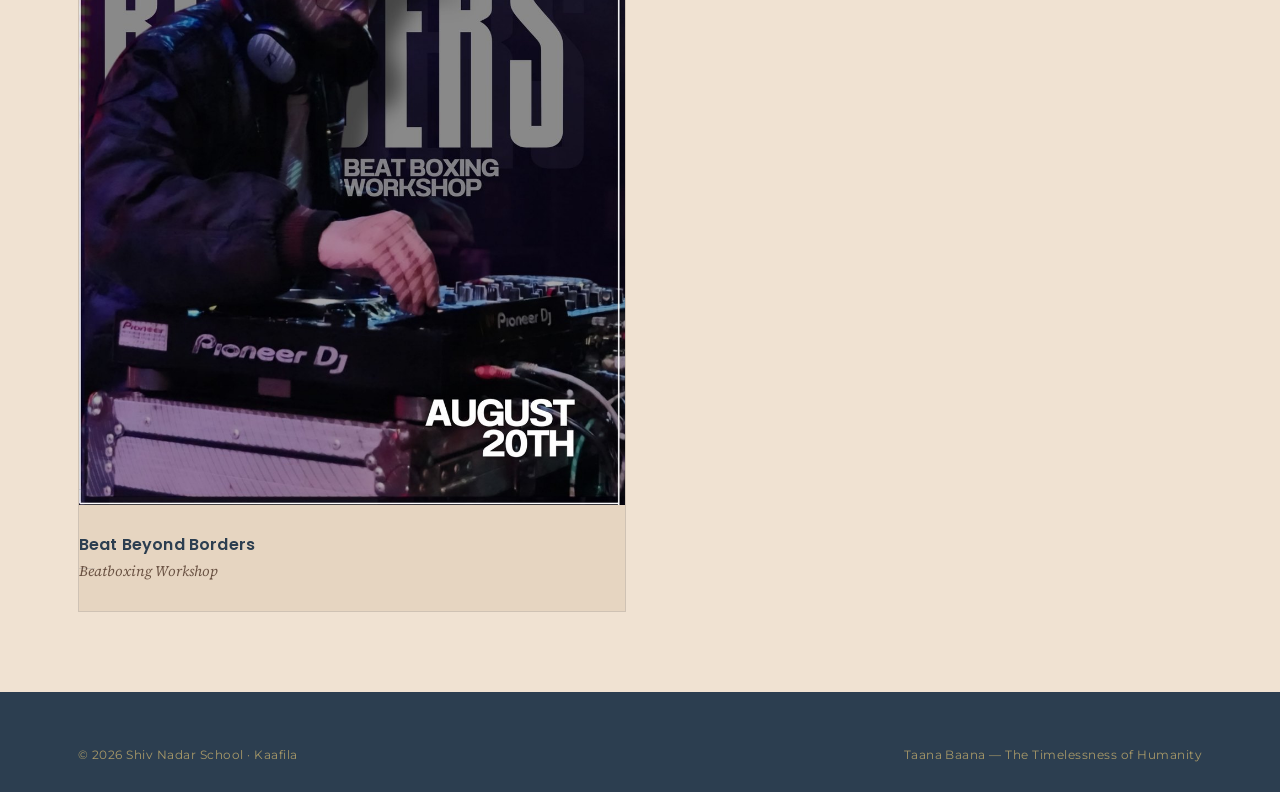
<file: music.html>
<!DOCTYPE html>
<html lang="en">
<head>
<meta charset="UTF-8">
<meta name="viewport" content="width=device-width, initial-scale=1.0">
<title>Music | Kaafila 2026 — Shiv Nadar School</title>
<meta name="description" content="Music events at Kaafila 2026, Shiv Nadar School.">
<link rel="preconnect" href="https://fonts.googleapis.com">
<link rel="preconnect" href="https://fonts.gstatic.com" crossorigin>
<link href="https://fonts.googleapis.com/css2?family=Poppins:wght@400;500;600;700;800;900&family=Source+Serif+4:ital,wght@0,400;0,600;0,700;1,400&family=Montserrat:wght@400;500;600;700&display=swap" rel="stylesheet">
<link rel="stylesheet" href="css/style.css?v=202608132230">
</head>
<body data-category="music">
<a href="#main-content" class="skip-link">Skip to main content</a>

<header class="site-header">
  <div class="container nav-row">
    <a href="index.html" class="wordmark">
      <img class="wordmark-logo" src="img/kaafila-lockup.png" alt="Kaafila — Shiv Nadar School">
    </a>
    <button class="nav-toggle" aria-label="Toggle navigation" aria-expanded="false" aria-controls="primary-nav">
      <svg width="20" height="20" viewBox="0 0 20 20" fill="none" stroke="currentColor" stroke-width="1.6" stroke-linecap="round"><line x1="2" y1="5" x2="18" y2="5"/><line x1="2" y1="10" x2="18" y2="10"/><line x1="2" y1="15" x2="18" y2="15"/></svg>
    </button>
    <nav class="nav-links" id="primary-nav" aria-label="Primary">
      <a href="index.html">Home</a>
      <a href="about.html">About</a>
      <a href="gallery.html">Gallery</a>
      <a href="schedule.html">Schedule</a>
      <a href="tickets.html">Tickets</a>
      <a href="register.html">Register</a>
      <a href="contact.html">Contact</a>
            <a href="certificates.html">Certificates</a>
            <a href="merch.html">Merch</a>
    </nav>
  </div>
</header>

<main id="main-content">
  <section class="section category-hero" data-band="navy">
    <div class="container">
      <p class="eyebrow" data-category-eyebrow>Kaafila 2026</p>
      <h1 class="section-title" data-category-title>MUSIC</h1>
      <p class="tagline" data-category-tagline>Explore the music events of Kaafila</p>
        <div class="weave-rule" data-weave role="presentation"></div>
    </div>
  </section>

  <section class="section" data-band="white" style="padding-top: 1rem;">
    <div class="container">
      <div class="poster-grid" data-poster-grid data-reveal-group></div>
      <p class="schedule-note" data-category-empty hidden>No events posted in this category yet — check back soon.</p>
    </div>
  </section>
</main>

<footer class="site-footer">
  <div class="container footer-row" style="padding-top: 1.5rem;">
    <span>© 2026 Shiv Nadar School · Kaafila</span>
    <span>Taana Baana — The Timelessness of Humanity</span>
  </div>
</footer>

<script src="js/events-data.js?v=202608132230"></script>
<script src="js/main.js?v=202608132230"></script>
</body>
</html>
</file>
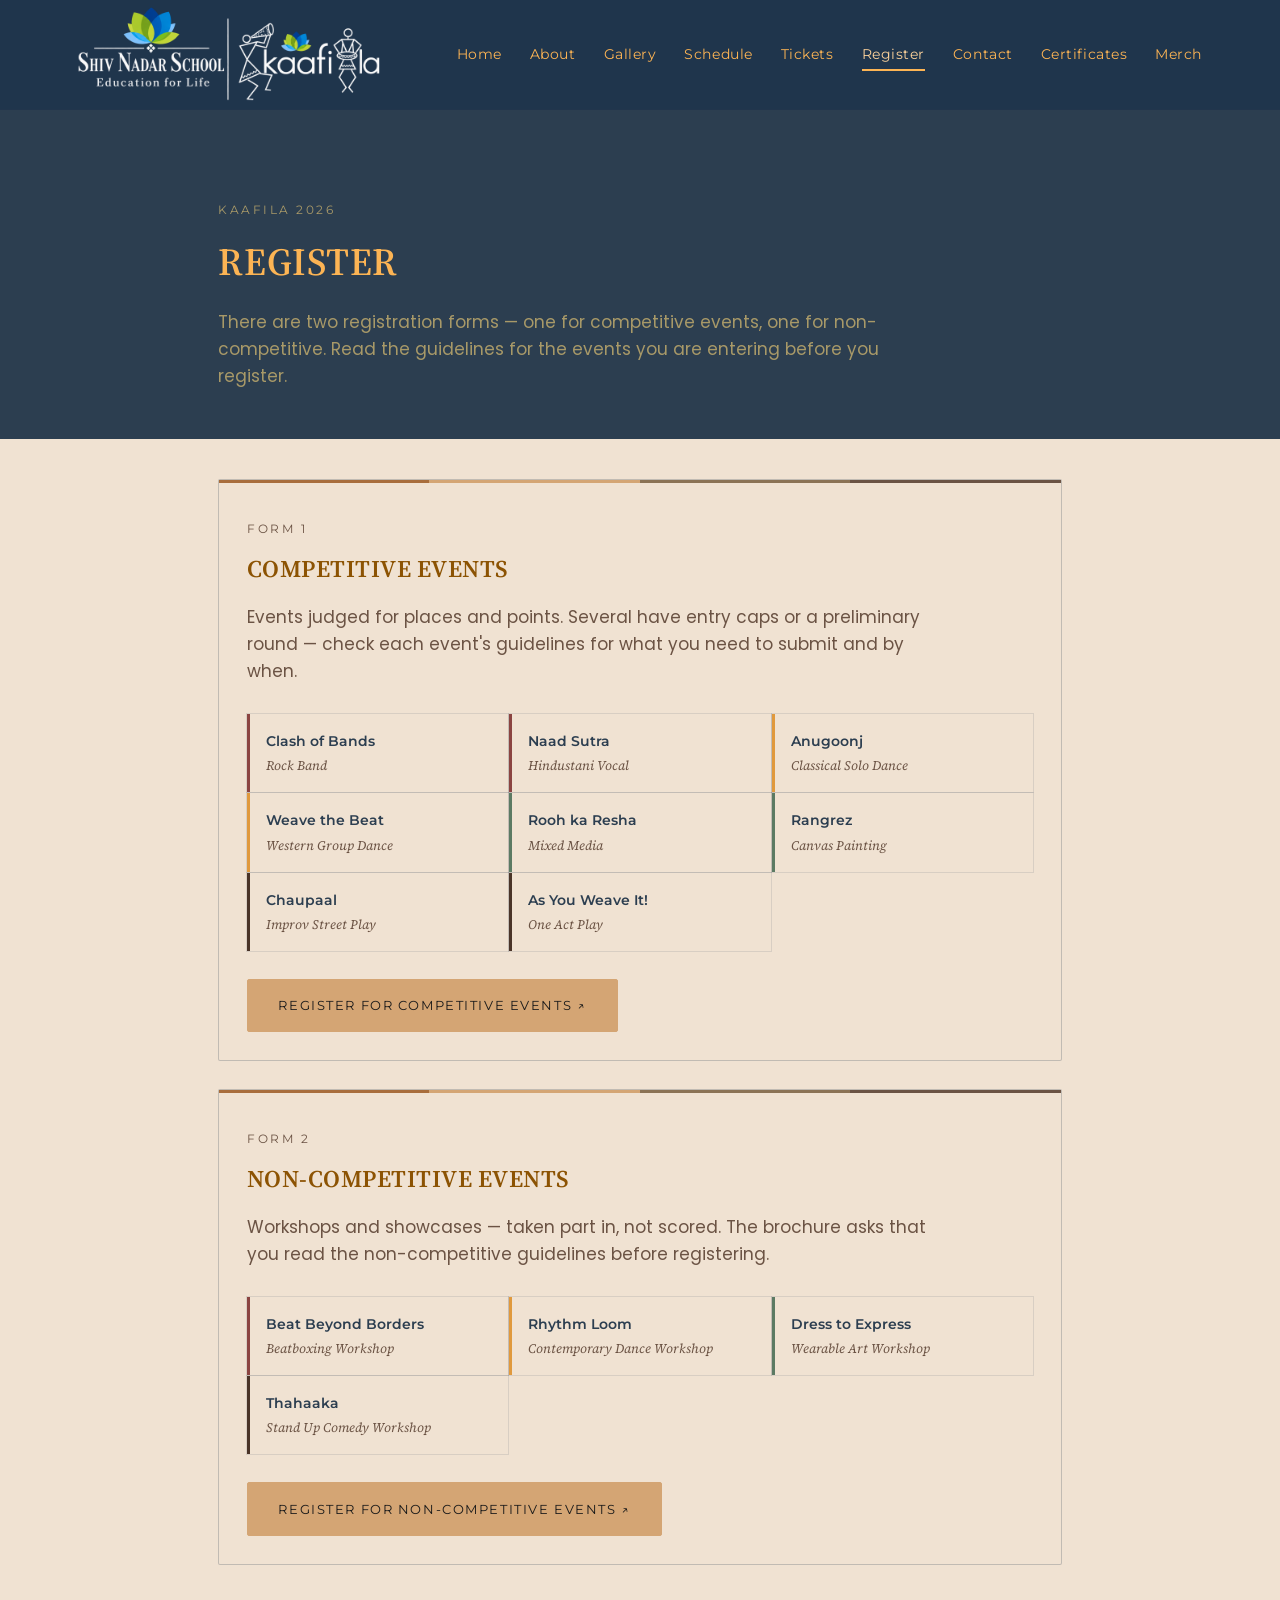
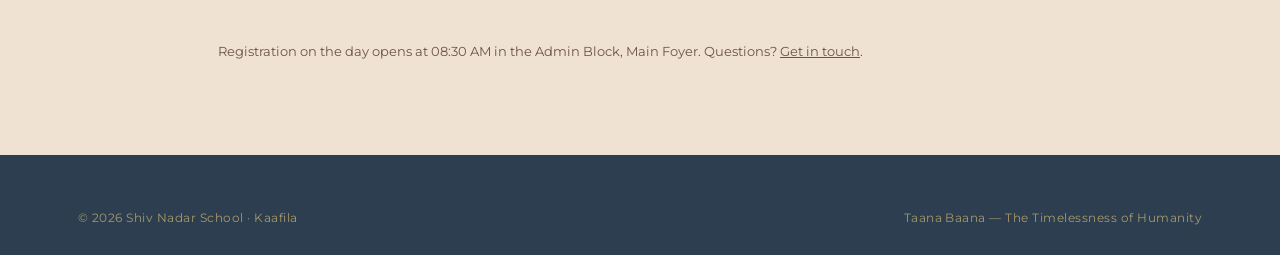
<file: register.html>
<!DOCTYPE html>
<html lang="en">
<head>
<meta charset="UTF-8">
<meta name="viewport" content="width=device-width, initial-scale=1.0">
<title>Register | Kaafila 2026 — Shiv Nadar School</title>
<meta name="description" content="Register for Kaafila 2026 at Shiv Nadar School. Separate forms for competitive and non-competitive events.">
<link rel="preconnect" href="https://fonts.googleapis.com">
<link rel="preconnect" href="https://fonts.gstatic.com" crossorigin>
<link href="https://fonts.googleapis.com/css2?family=Poppins:wght@400;500;600;700;800;900&family=Source+Serif+4:ital,wght@0,400;0,600;0,700;1,400&family=Montserrat:wght@400;500;600;700&display=swap" rel="stylesheet">
<link rel="stylesheet" href="css/style.css?v=202608132230">
</head>
<body>
<a href="#main-content" class="skip-link">Skip to main content</a>

<header class="site-header">
  <div class="container nav-row">
    <a href="index.html" class="wordmark">
      <img class="wordmark-logo" src="img/kaafila-lockup.png" alt="Kaafila — Shiv Nadar School">
    </a>
    <button class="nav-toggle" aria-label="Toggle navigation" aria-expanded="false" aria-controls="primary-nav">
      <svg width="20" height="20" viewBox="0 0 20 20" fill="none" stroke="currentColor" stroke-width="1.6" stroke-linecap="round"><line x1="2" y1="5" x2="18" y2="5"/><line x1="2" y1="10" x2="18" y2="10"/><line x1="2" y1="15" x2="18" y2="15"/></svg>
    </button>
    <nav class="nav-links" id="primary-nav" aria-label="Primary">
      <a href="index.html">Home</a>
      <a href="about.html">About</a>
      <a href="gallery.html">Gallery</a>
      <a href="schedule.html">Schedule</a>
      <a href="tickets.html">Tickets</a>
      <a href="register.html" aria-current="page">Register</a>
      <a href="contact.html">Contact</a>
            <a href="certificates.html">Certificates</a>
            <a href="merch.html">Merch</a>
    </nav>
  </div>
</header>

<main id="main-content">
  <section class="section" data-band="navy" style="padding-bottom: 2rem;">
    <div class="container" style="max-width: 900px;">
      <p class="eyebrow">Kaafila 2026</p>
      <h1 class="section-title" style="font-size: 2.4rem;">Register</h1>
      <p class="prose" style="margin-top: 1rem; color: var(--band-fg-dim);">
        There are two registration forms — one for competitive events, one for
        non-competitive. Read the guidelines for the events you are entering
        before you register.
      </p>
    </div>
  </section>

  <section class="section" data-band="white" style="padding-top: 2.5rem;">
    <div class="container" style="max-width: 900px;">

      <div class="register-card" data-reg="competitive">
        <div class="register-head">
          <p class="eyebrow">Form 1</p>
          <h2 class="section-title" style="font-size: 1.5rem;">Competitive Events</h2>
        </div>
        <p class="register-note">
          Events judged for places and points. Several have entry caps or a
          preliminary round — check each event's guidelines for what you need to
          submit and by when.
        </p>
        <ul class="register-events" data-register-list="competitive"></ul>
        <a class="btn btn-solid register-btn" data-register-link="competitive" href="#" target="_blank" rel="noopener">
          Register for competitive events ↗
        </a>
      </div>

      <div class="register-card" data-reg="non-competitive">
        <div class="register-head">
          <p class="eyebrow">Form 2</p>
          <h2 class="section-title" style="font-size: 1.5rem;">Non-Competitive Events</h2>
        </div>
        <p class="register-note">
          Workshops and showcases — taken part in, not scored. The brochure asks
          that you read the non-competitive guidelines before registering.
        </p>
        <ul class="register-events" data-register-list="non-competitive"></ul>
        <a class="btn btn-solid register-btn" data-register-link="non-competitive" href="#" target="_blank" rel="noopener">
          Register for non-competitive events ↗
        </a>
      </div>

      <p class="schedule-note" style="margin-top: var(--space-4);">
        Registration on the day opens at 08:30 AM in the Admin Block, Main Foyer.
        Questions? <a href="contact.html" style="text-decoration: underline;">Get in touch</a>.
      </p>
    </div>
  </section>
</main>

<footer class="site-footer">
  <div class="container footer-row" style="padding-top: 1.5rem;">
    <span>© 2026 Shiv Nadar School · Kaafila</span>
    <span>Taana Baana — The Timelessness of Humanity</span>
  </div>
</footer>

<script src="js/events-data.js?v=202608132230"></script>
<script src="js/main.js?v=202608132230"></script>
</body>
</html>
</file>
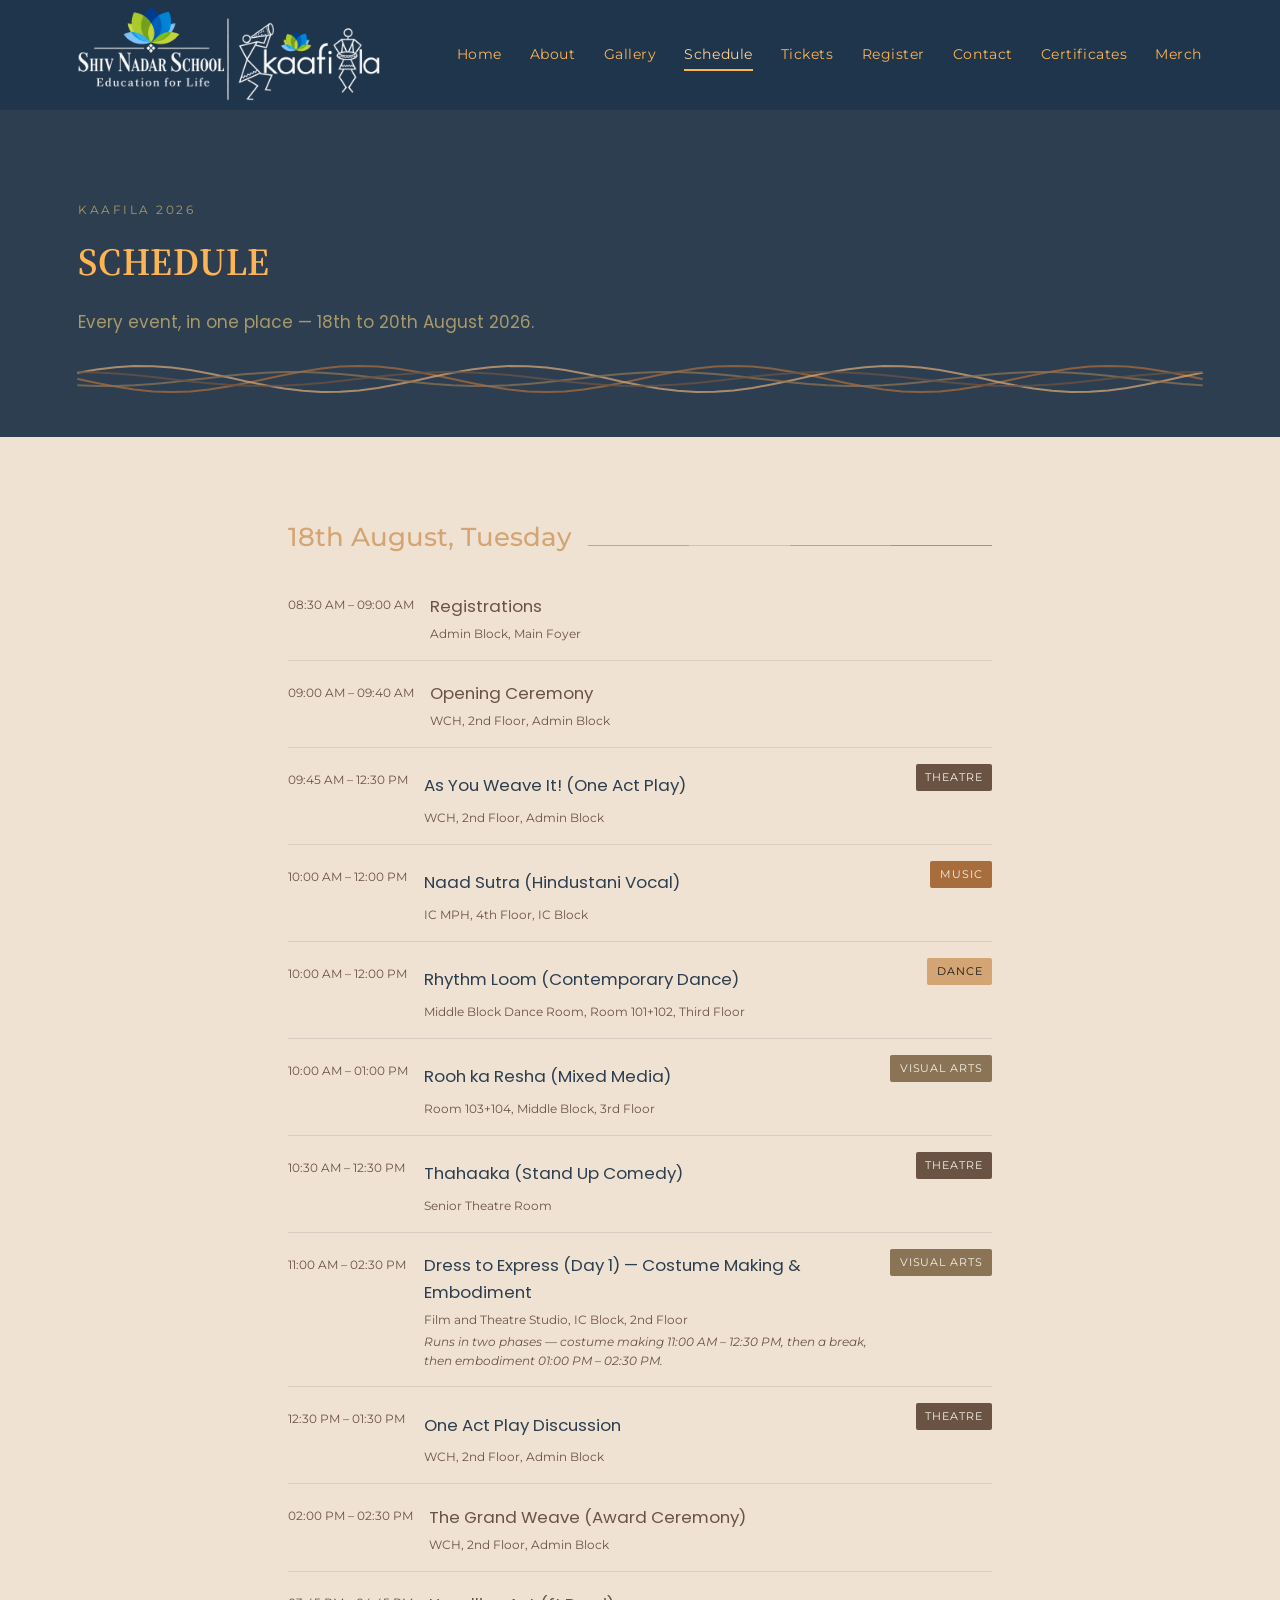
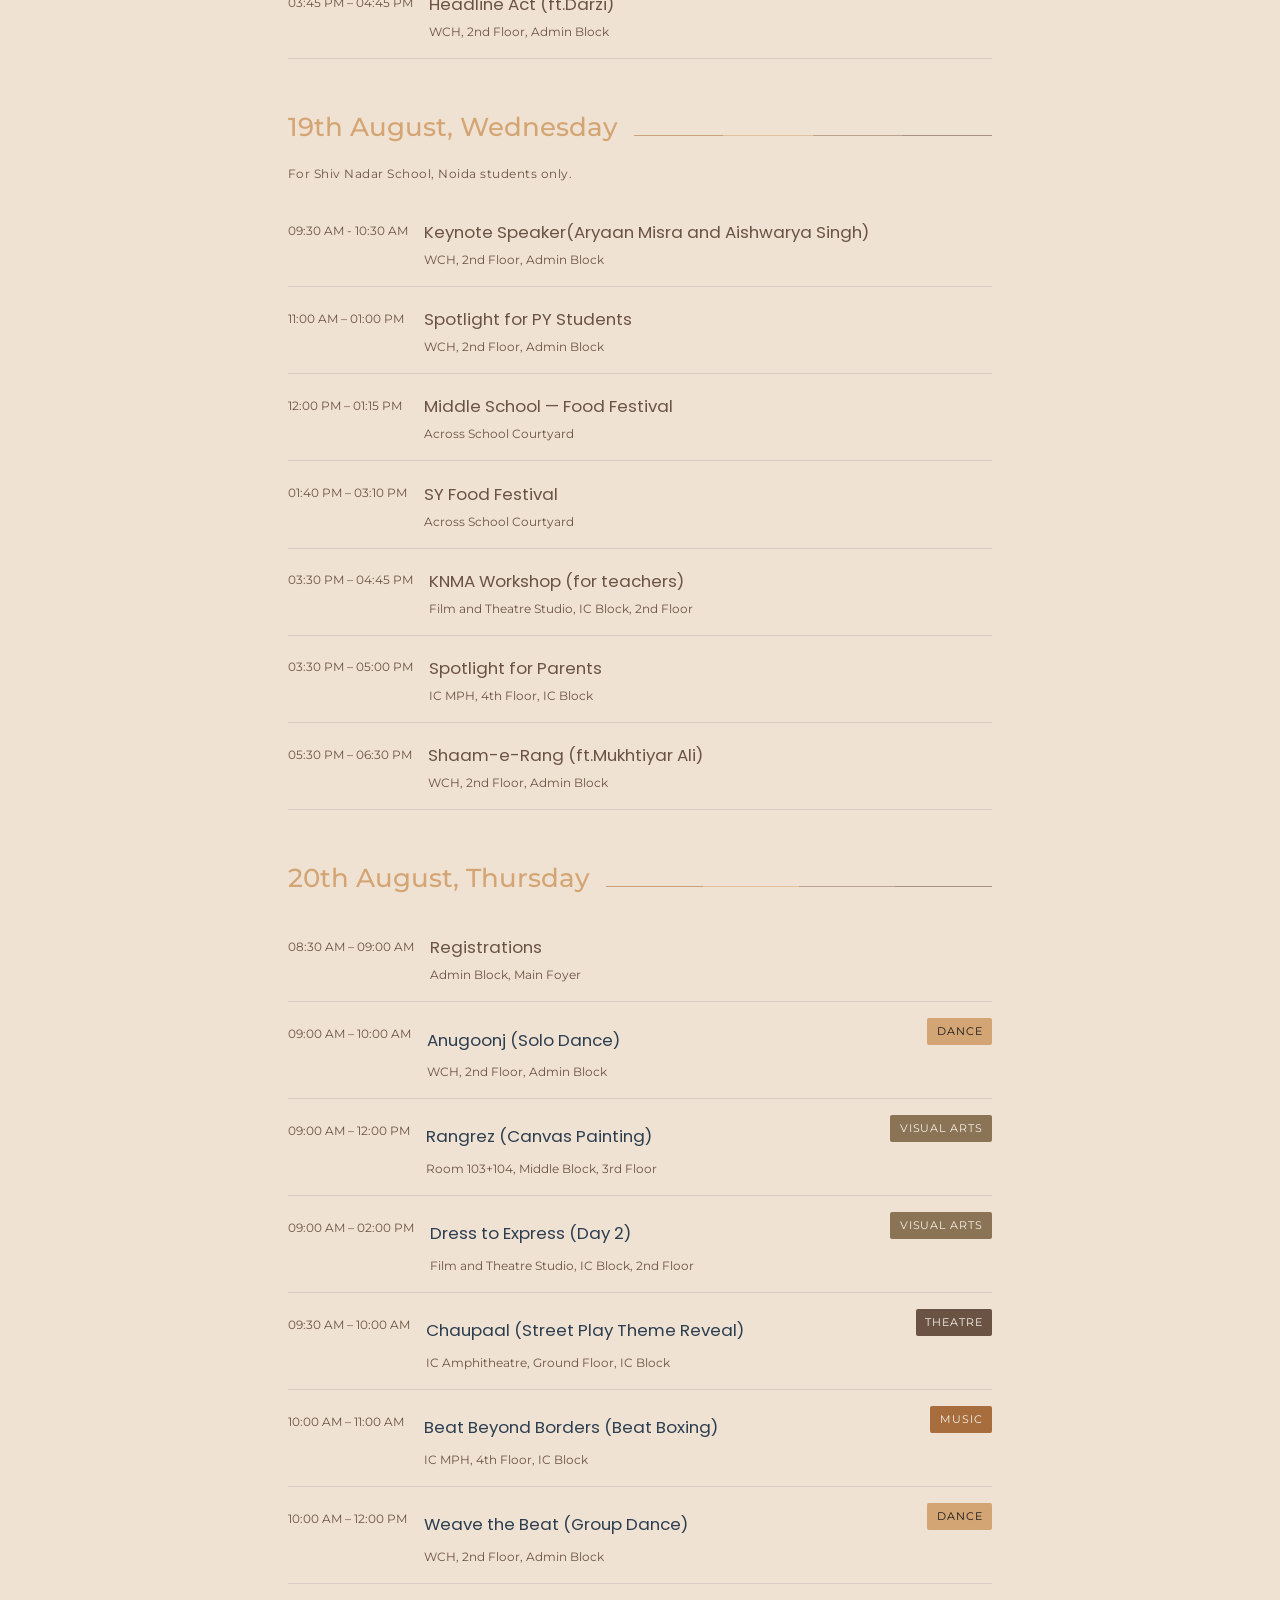
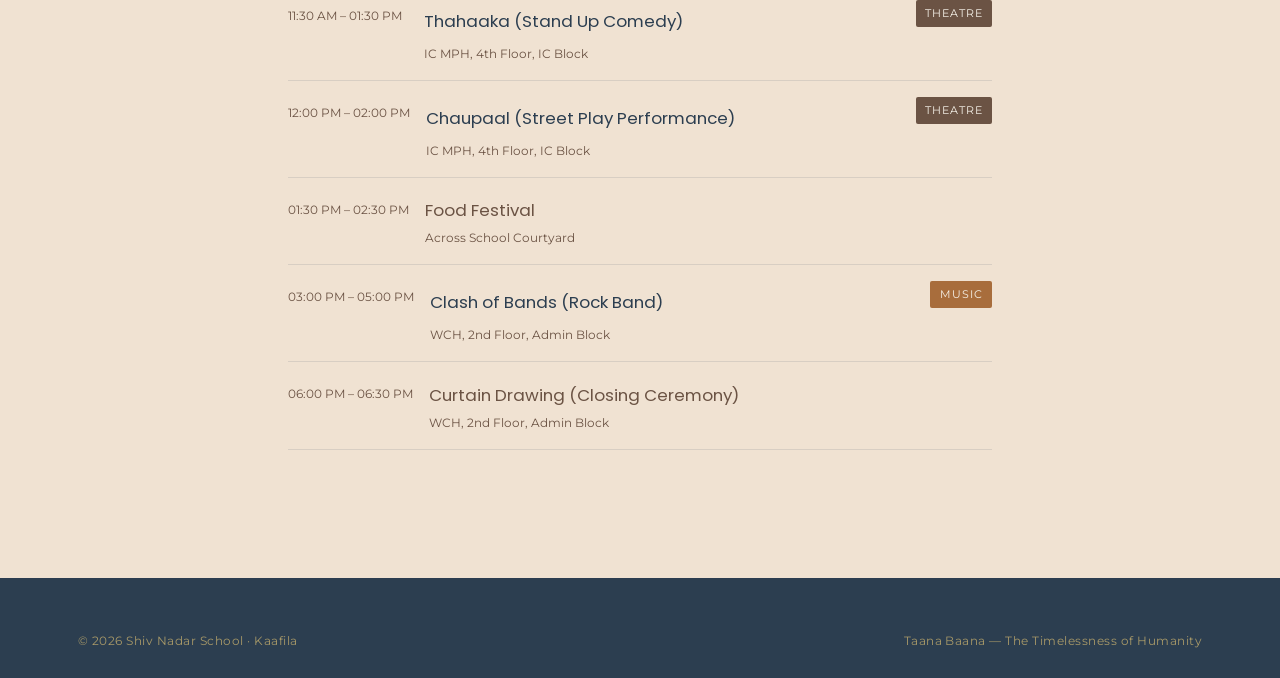
<file: schedule.html>
<!DOCTYPE html>
<html lang="en">
<head>
<meta charset="UTF-8">
<meta name="viewport" content="width=device-width, initial-scale=1.0">
<title>Schedule | Kaafila 2026 — Shiv Nadar School</title>
<meta name="description" content="Full event schedule for Kaafila 2026, Shiv Nadar School.">
<link rel="preconnect" href="https://fonts.googleapis.com">
<link rel="preconnect" href="https://fonts.gstatic.com" crossorigin>
<link href="https://fonts.googleapis.com/css2?family=Poppins:wght@400;500;600;700;800;900&family=Source+Serif+4:ital,wght@0,400;0,600;0,700;1,400&family=Montserrat:wght@400;500;600;700&display=swap" rel="stylesheet">
<link rel="stylesheet" href="css/style.css?v=202608132230">
</head>
<body>
<a href="#main-content" class="skip-link">Skip to main content</a>

<header class="site-header">
  <div class="container nav-row">
    <a href="index.html" class="wordmark">
      <img class="wordmark-logo" src="img/kaafila-lockup.png" alt="Kaafila — Shiv Nadar School">
    </a>
    <button class="nav-toggle" aria-label="Toggle navigation" aria-expanded="false" aria-controls="primary-nav">
      <svg width="20" height="20" viewBox="0 0 20 20" fill="none" stroke="currentColor" stroke-width="1.6" stroke-linecap="round"><line x1="2" y1="5" x2="18" y2="5"/><line x1="2" y1="10" x2="18" y2="10"/><line x1="2" y1="15" x2="18" y2="15"/></svg>
    </button>
    <nav class="nav-links" id="primary-nav" aria-label="Primary">
      <a href="index.html">Home</a>
      <a href="about.html">About</a>
      <a href="gallery.html">Gallery</a>
      <a href="schedule.html" aria-current="page">Schedule</a>
      <a href="tickets.html">Tickets</a>
      <a href="register.html">Register</a>
      <a href="contact.html">Contact</a>
            <a href="certificates.html">Certificates</a>
            <a href="merch.html">Merch</a>
    </nav>
  </div>
</header>

<main id="main-content">
  <section class="section" data-band="navy" style="padding-bottom: 2rem;">
    <div class="container">
      <p class="eyebrow">Kaafila 2026</p>
      <h1 class="section-title" style="font-size: 2.4rem;">Schedule</h1>
      <p class="prose" style="margin-top: 1rem; color: var(--band-fg-dim);">Every event, in one place — 18th to 20th August 2026.</p>
        <div class="weave-rule" data-weave role="presentation"></div>
    </div>
  </section>


  <section class="section" data-band="white">
    <div class="container" style="max-width: 760px;">
      <div data-schedule-list></div>
      <p class="schedule-note" data-schedule-empty hidden>No events posted yet — check back soon.</p>
    </div>
  </section>
</main>

<footer class="site-footer">
  <div class="container footer-row" style="padding-top: 1.5rem;">
    <span>© 2026 Shiv Nadar School · Kaafila</span>
    <span>Taana Baana — The Timelessness of Humanity</span>
  </div>
</footer>

<script src="js/events-data.js?v=202608132230"></script>
<script src="js/main.js?v=202608132230"></script>
</body>
</html>
</file>
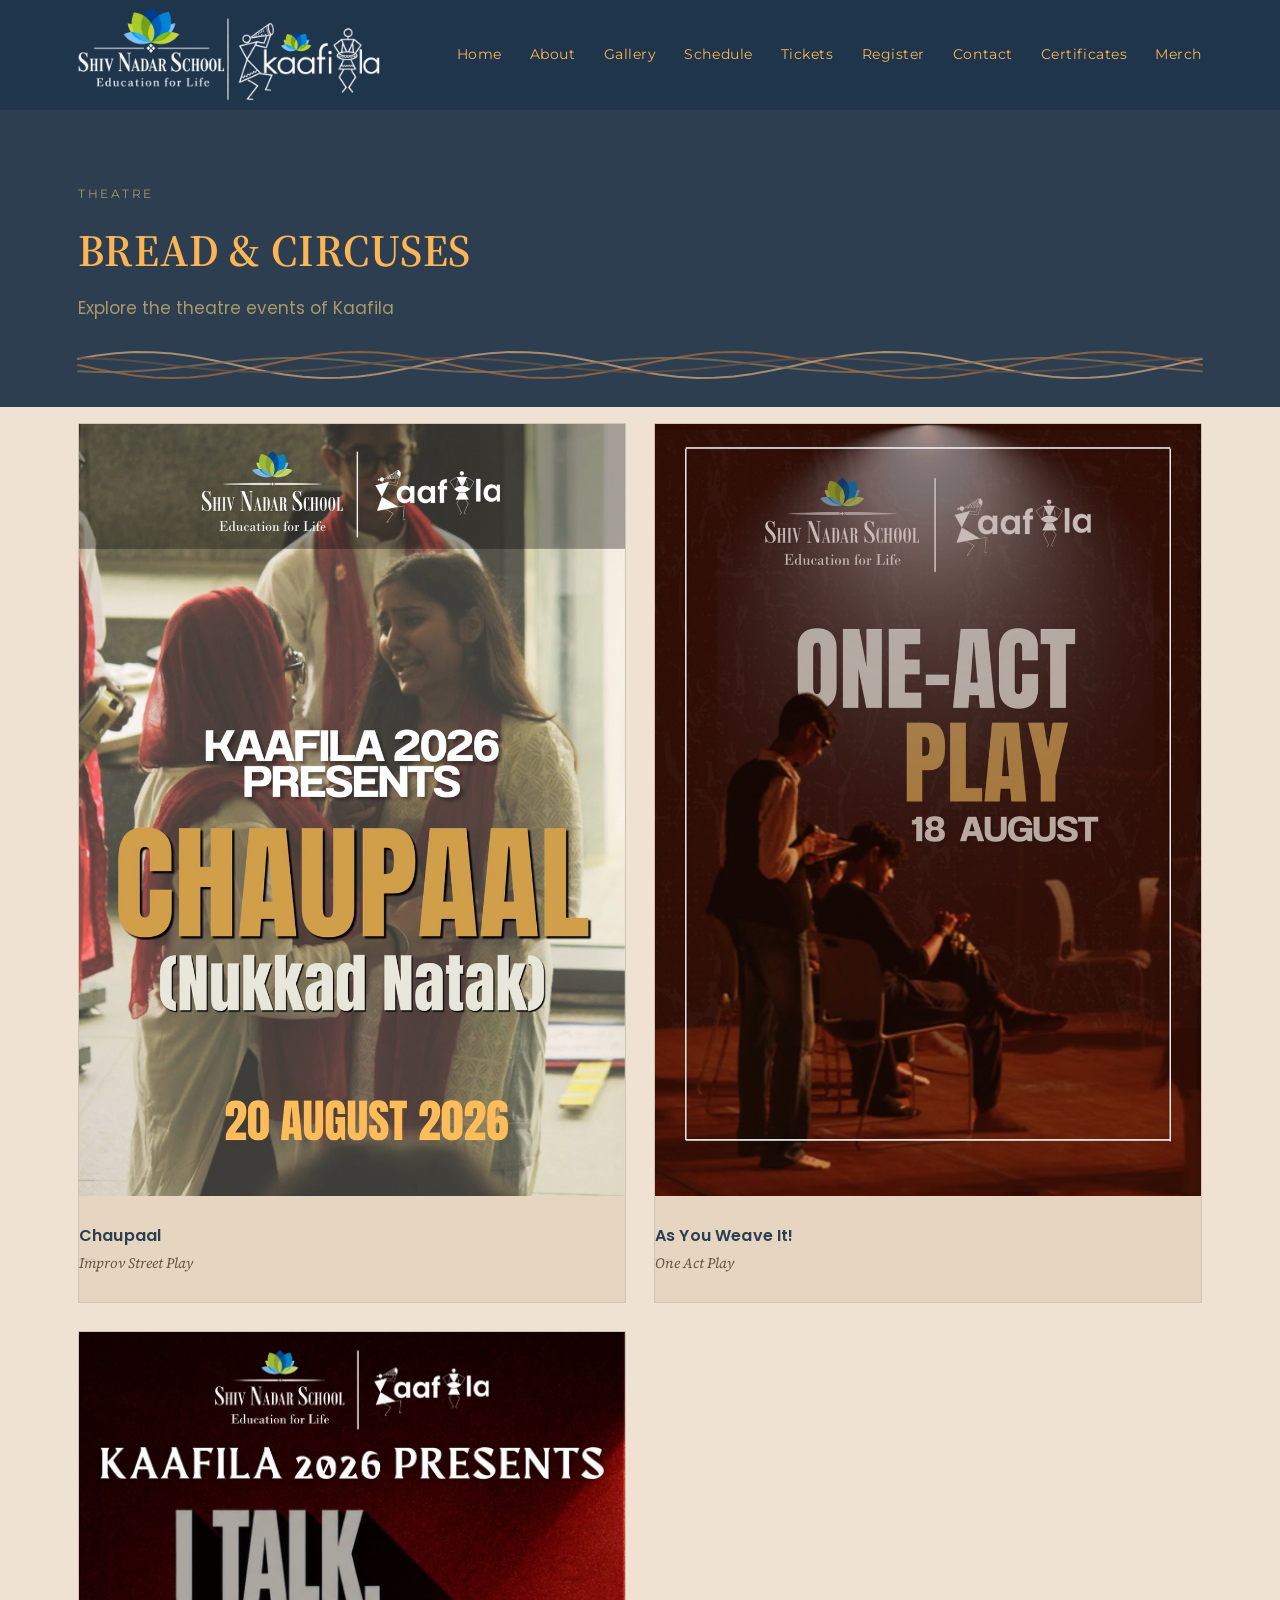
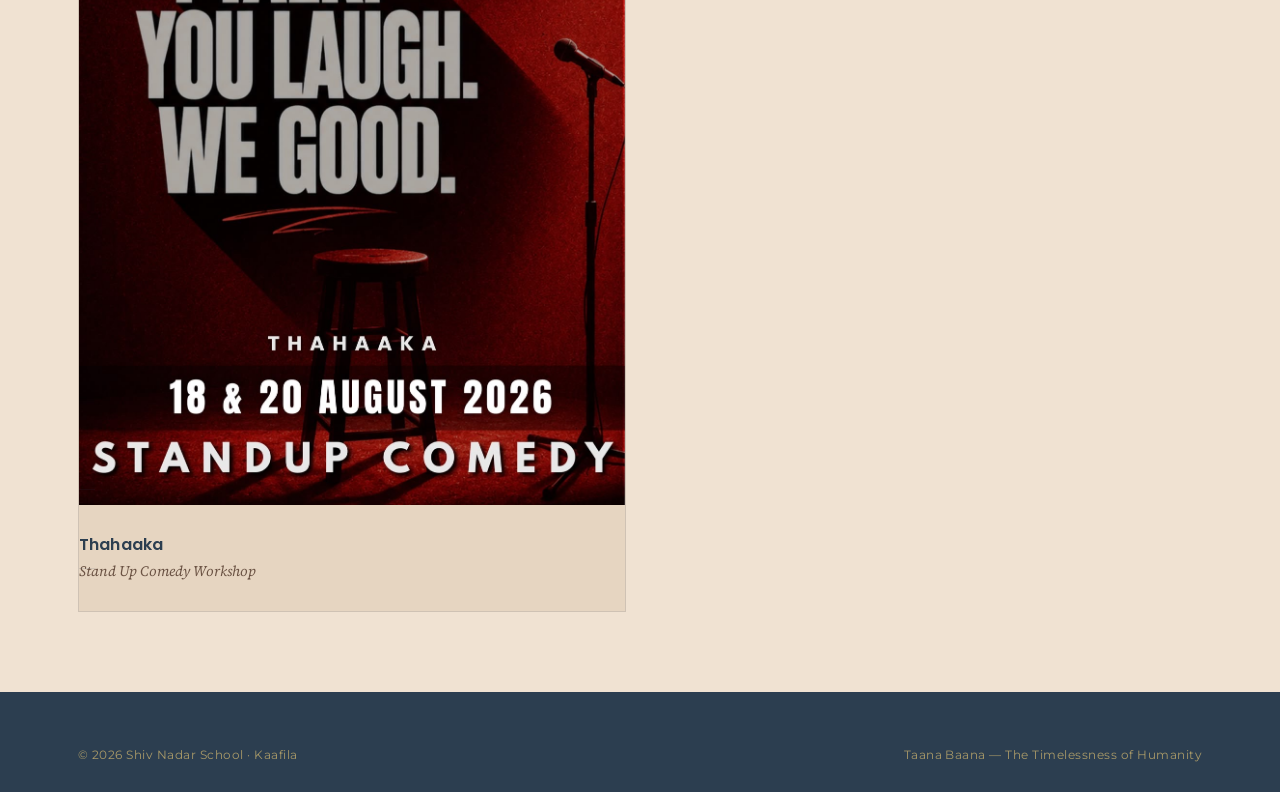
<file: theatre.html>
<!DOCTYPE html>
<html lang="en">
<head>
<meta charset="UTF-8">
<meta name="viewport" content="width=device-width, initial-scale=1.0">
<title>Theatre | Kaafila 2026 — Shiv Nadar School</title>
<meta name="description" content="Theatre events at Kaafila 2026, Shiv Nadar School.">
<link rel="preconnect" href="https://fonts.googleapis.com">
<link rel="preconnect" href="https://fonts.gstatic.com" crossorigin>
<link href="https://fonts.googleapis.com/css2?family=Poppins:wght@400;500;600;700;800;900&family=Source+Serif+4:ital,wght@0,400;0,600;0,700;1,400&family=Montserrat:wght@400;500;600;700&display=swap" rel="stylesheet">
<link rel="stylesheet" href="css/style.css?v=202608132230">
</head>
<body data-category="theatre">
<a href="#main-content" class="skip-link">Skip to main content</a>

<header class="site-header">
  <div class="container nav-row">
    <a href="index.html" class="wordmark">
      <img class="wordmark-logo" src="img/kaafila-lockup.png" alt="Kaafila — Shiv Nadar School">
    </a>
    <button class="nav-toggle" aria-label="Toggle navigation" aria-expanded="false" aria-controls="primary-nav">
      <svg width="20" height="20" viewBox="0 0 20 20" fill="none" stroke="currentColor" stroke-width="1.6" stroke-linecap="round"><line x1="2" y1="5" x2="18" y2="5"/><line x1="2" y1="10" x2="18" y2="10"/><line x1="2" y1="15" x2="18" y2="15"/></svg>
    </button>
    <nav class="nav-links" id="primary-nav" aria-label="Primary">
      <a href="index.html">Home</a>
      <a href="about.html">About</a>
      <a href="gallery.html">Gallery</a>
      <a href="schedule.html">Schedule</a>
      <a href="tickets.html">Tickets</a>
      <a href="register.html">Register</a>
      <a href="contact.html">Contact</a>
            <a href="certificates.html">Certificates</a>
            <a href="merch.html">Merch</a>
    </nav>
  </div>
</header>

<main id="main-content">
  <section class="section category-hero" data-band="navy">
    <div class="container">
      <p class="eyebrow" data-category-eyebrow>Kaafila 2026</p>
      <h1 class="section-title" data-category-title>THEATRE</h1>
      <p class="tagline" data-category-tagline>Explore the theatre events of Kaafila</p>
        <div class="weave-rule" data-weave role="presentation"></div>
    </div>
  </section>

  <section class="section" data-band="white" style="padding-top: 1rem;">
    <div class="container">
      <div class="poster-grid" data-poster-grid data-reveal-group></div>
      <p class="schedule-note" data-category-empty hidden>No events posted in this category yet — check back soon.</p>
    </div>
  </section>
</main>

<footer class="site-footer">
  <div class="container footer-row" style="padding-top: 1.5rem;">
    <span>© 2026 Shiv Nadar School · Kaafila</span>
    <span>Taana Baana — The Timelessness of Humanity</span>
  </div>
</footer>

<script src="js/events-data.js?v=202608132230"></script>
<script src="js/main.js?v=202608132230"></script>
</body>
</html>
</file>
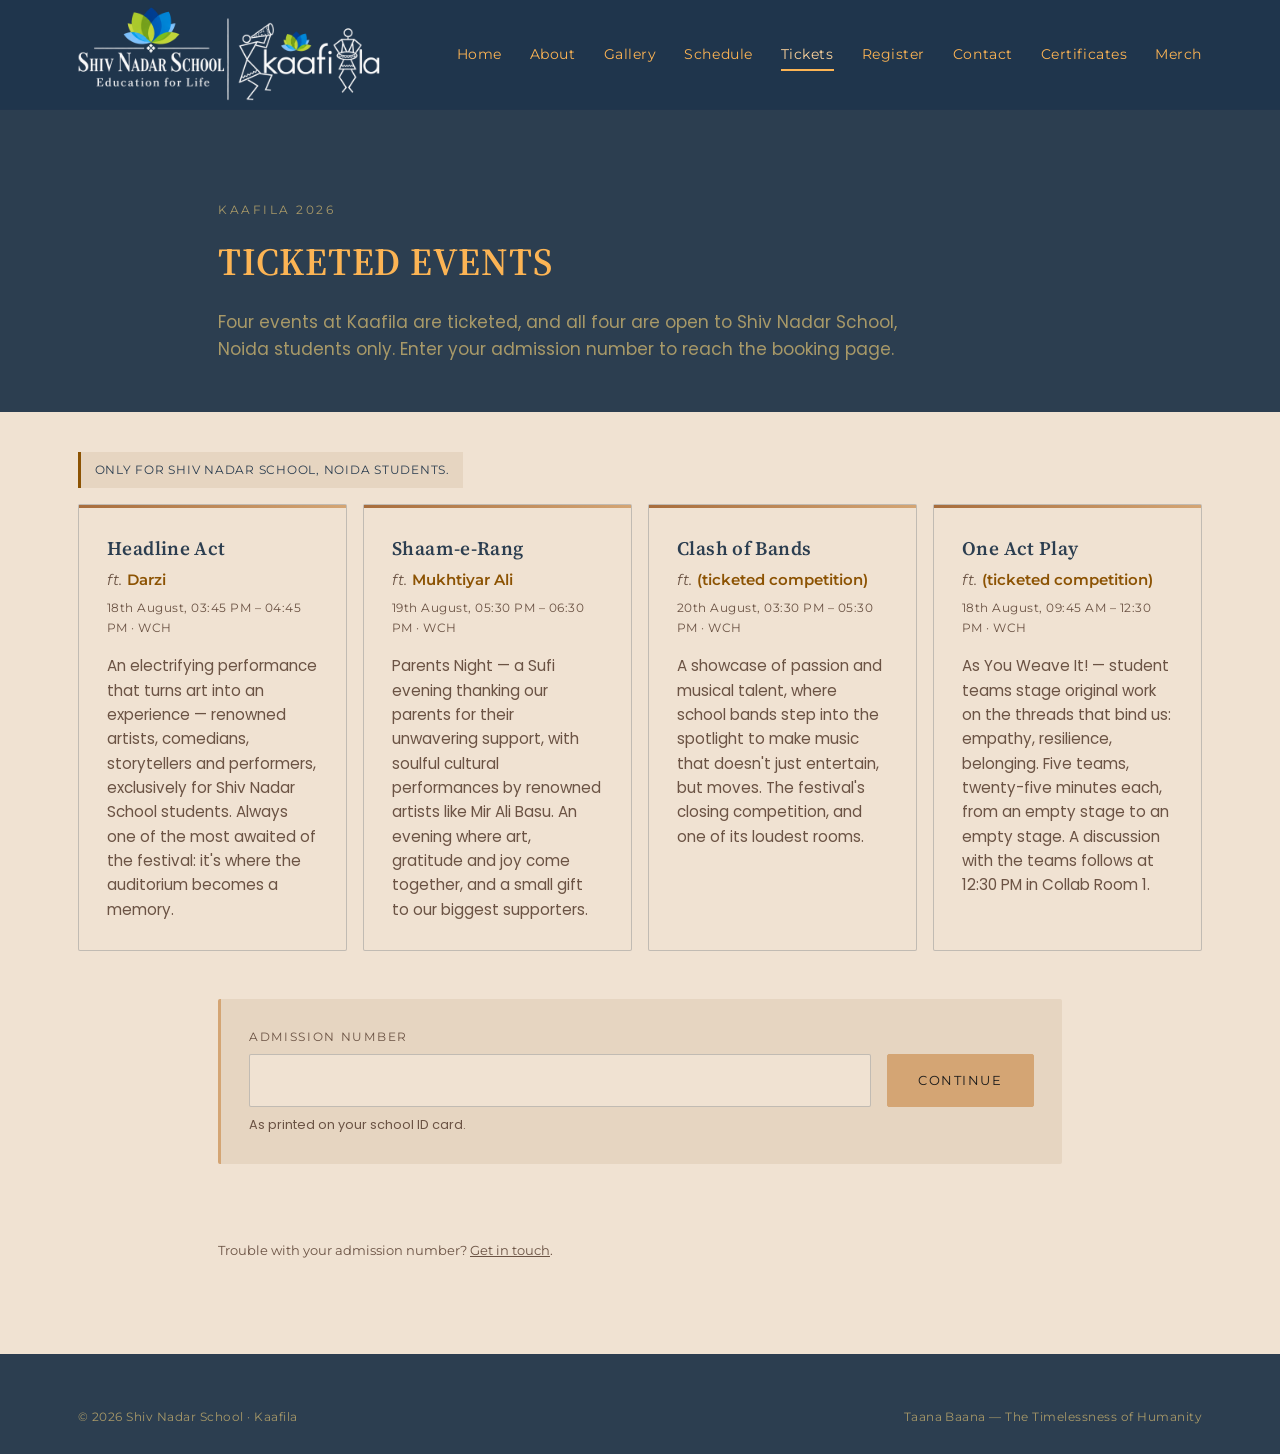
<file: tickets.html>
<!DOCTYPE html>
<html lang="en">
<head>
<meta charset="UTF-8">
<meta name="viewport" content="width=device-width, initial-scale=1.0">
<title>Ticketed Events | Kaafila 2026 — Shiv Nadar School</title>
<meta name="description" content="Ticketed events at Kaafila 2026 — the Headline Act, Shaam-e-Rang and Clash of Bands. Open to Shiv Nadar School, Noida students.">
<meta name="robots" content="noindex">
<link rel="preconnect" href="https://fonts.googleapis.com">
<link rel="preconnect" href="https://fonts.gstatic.com" crossorigin>
<link href="https://fonts.googleapis.com/css2?family=Poppins:wght@400;500;600;700;800;900&family=Source+Serif+4:ital,wght@0,400;0,600;0,700;1,400&family=Montserrat:wght@400;500;600;700&display=swap" rel="stylesheet">
<link rel="stylesheet" href="css/style.css?v=202608132230">
</head>
<body>
<a href="#main-content" class="skip-link">Skip to main content</a>

<header class="site-header">
  <div class="container nav-row">
    <a href="index.html" class="wordmark">
      <img class="wordmark-logo" src="img/kaafila-lockup.png" alt="Kaafila — Shiv Nadar School">
    </a>
    <button class="nav-toggle" aria-label="Toggle navigation" aria-expanded="false" aria-controls="primary-nav">
      <svg width="20" height="20" viewBox="0 0 20 20" fill="none" stroke="currentColor" stroke-width="1.6" stroke-linecap="round"><line x1="2" y1="5" x2="18" y2="5"/><line x1="2" y1="10" x2="18" y2="10"/><line x1="2" y1="15" x2="18" y2="15"/></svg>
    </button>
    <nav class="nav-links" id="primary-nav" aria-label="Primary">
      <a href="index.html">Home</a>
      <a href="about.html">About</a>
      <a href="gallery.html">Gallery</a>
      <a href="schedule.html">Schedule</a>
      <a href="tickets.html" aria-current="page">Tickets</a>
      <a href="register.html">Register</a>
      <a href="contact.html">Contact</a>
            <a href="certificates.html">Certificates</a>
            <a href="merch.html">Merch</a>
    </nav>
  </div>
</header>

<main id="main-content">
  <section class="section" data-band="navy" style="padding-bottom: 2rem;">
    <div class="container" style="max-width: 900px;">
      <p class="eyebrow">Kaafila 2026</p>
      <h1 class="section-title" style="font-size: 2.4rem;">Ticketed Events</h1>
      <p class="prose" style="margin-top: 1rem; color: var(--band-fg-dim);">
        Four events at Kaafila are ticketed, and all four are open to Shiv
        Nadar School, Noida students only. Enter your admission number to reach
        the booking page.
      </p>
    </div>
  </section>

  <section class="section" data-band="white" style="padding-top: 2.5rem;">
    <!-- The cards take the page's full width so all four sit in one row; the
         gate below keeps the narrower measure, since that is a form and a
         paragraph rather than a grid. -->
    <div class="container">
      <p class="ticket-only-note">Only for Shiv Nadar School, Noida students.</p>
      <div class="ticket-events" data-ticket-events></div>
    </div>

    <div class="container" style="max-width: 900px;">

      <!-- Gate. Shown until a valid admission number is entered this visit. -->
      <div class="ticket-gate" data-ticket-gate>
        <form class="ticket-form" data-ticket-form novalidate>
          <label class="ticket-label" for="adm">Admission number</label>
          <div class="ticket-row">
            <input
              class="ticket-input"
              id="adm"
              name="adm"
              type="text"
              inputmode="text"
              autocomplete="off"
              spellcheck="false"
              aria-describedby="adm-help adm-status">
            <button class="btn btn-solid" type="submit">Continue</button>
          </div>
          <p class="ticket-help" id="adm-help">As printed on your school ID card.</p>
          <p class="ticket-status" id="adm-status" role="status" aria-live="polite" hidden></p>
        </form>
      </div>

      <!-- Revealed once the gate is satisfied -->
      <div class="ticket-unlocked" data-ticket-unlocked hidden>
        <p class="eyebrow">Verified</p>
        <h2 class="section-title" style="font-size: 1.35rem;">Book your tickets</h2>
        <p class="ticket-gate-note" data-ticket-link-note></p>
        <p><a class="btn btn-solid" data-ticket-link href="#" target="_blank" rel="noopener" hidden>Go to booking ↗</a></p>
        <p style="margin-top: var(--space-3);">
          <button class="btn" type="button" data-ticket-reset>Use a different number</button>
        </p>
      </div>

      <p class="schedule-note" style="margin-top: var(--space-4);">
        Trouble with your admission number?
        <a href="contact.html" style="text-decoration: underline;">Get in touch</a>.
      </p>
    </div>
  </section>
</main>

<footer class="site-footer">
  <div class="container footer-row" style="padding-top: 1.5rem;">
    <span>© 2026 Shiv Nadar School · Kaafila</span>
    <span>Taana Baana — The Timelessness of Humanity</span>
  </div>
</footer>

<script src="js/events-data.js?v=202608132230"></script>
<script src="js/main.js?v=202608132230"></script>
</body>
</html>
</file>
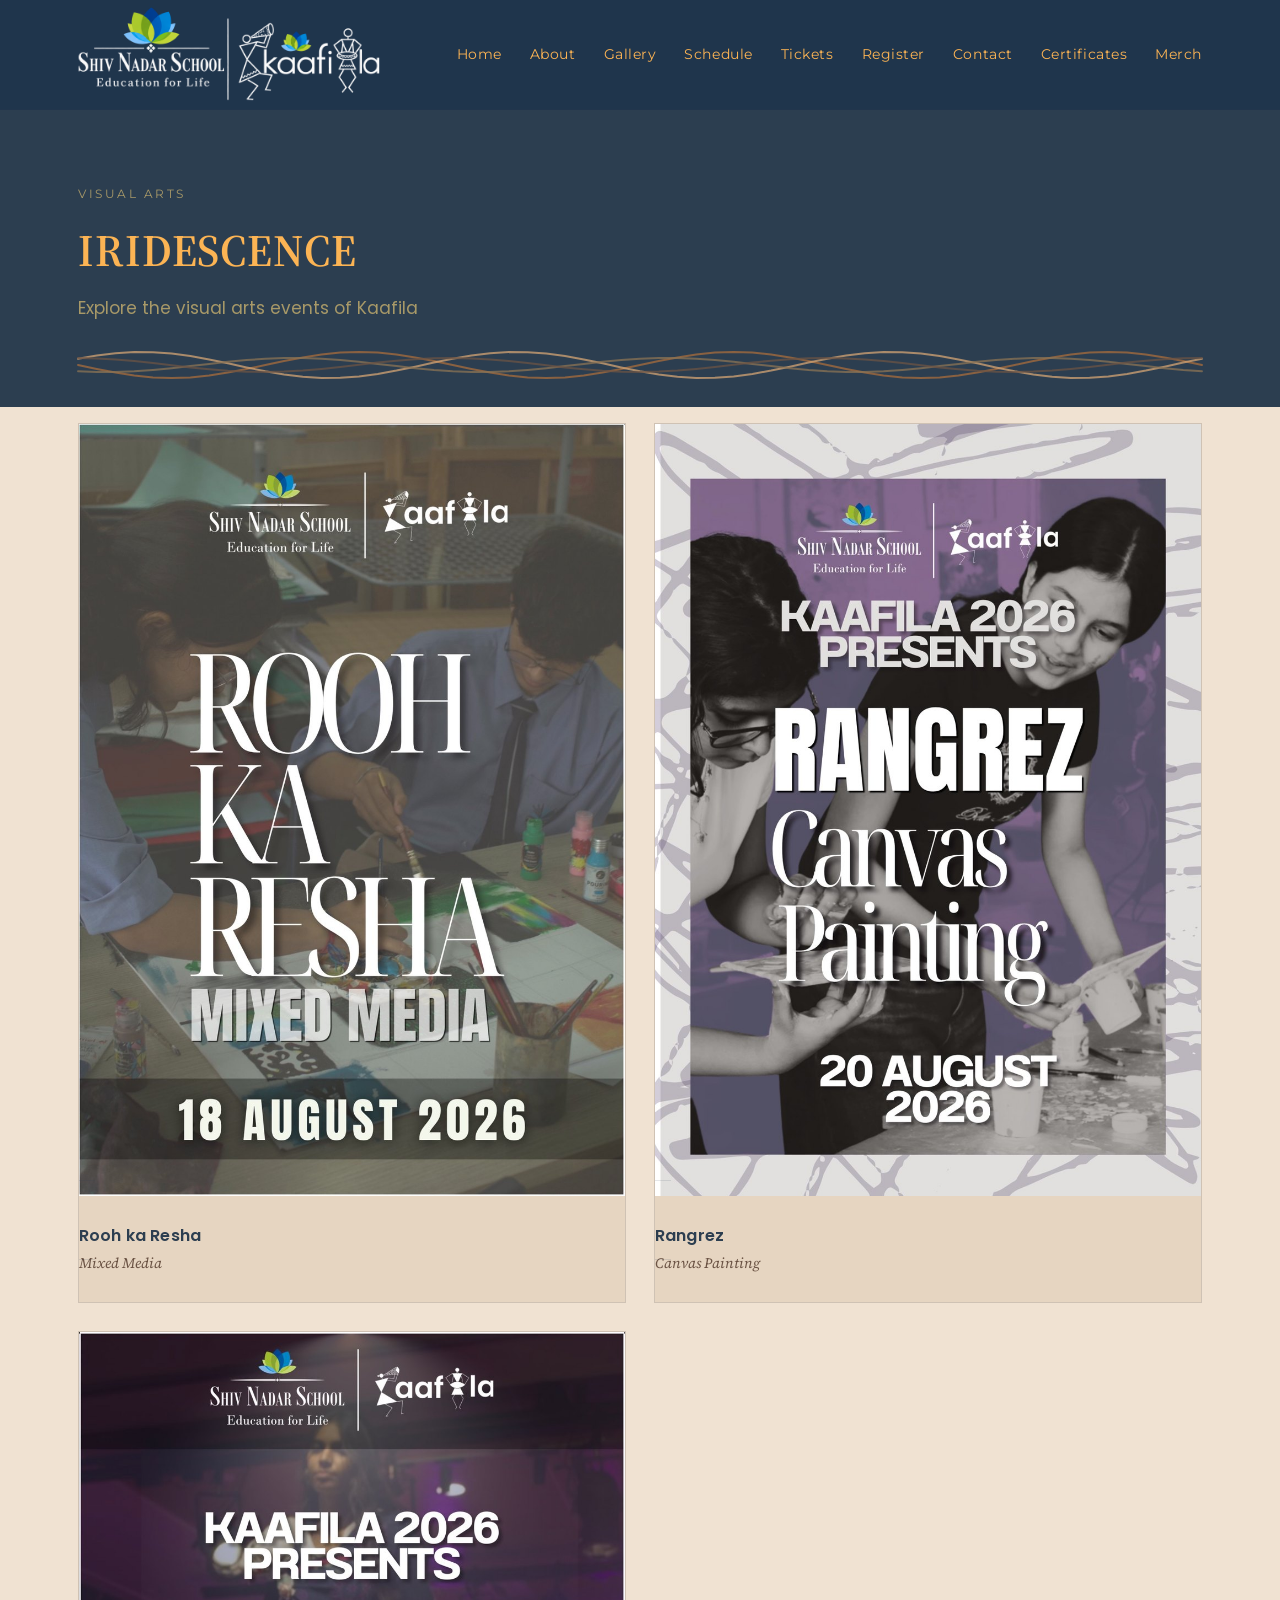
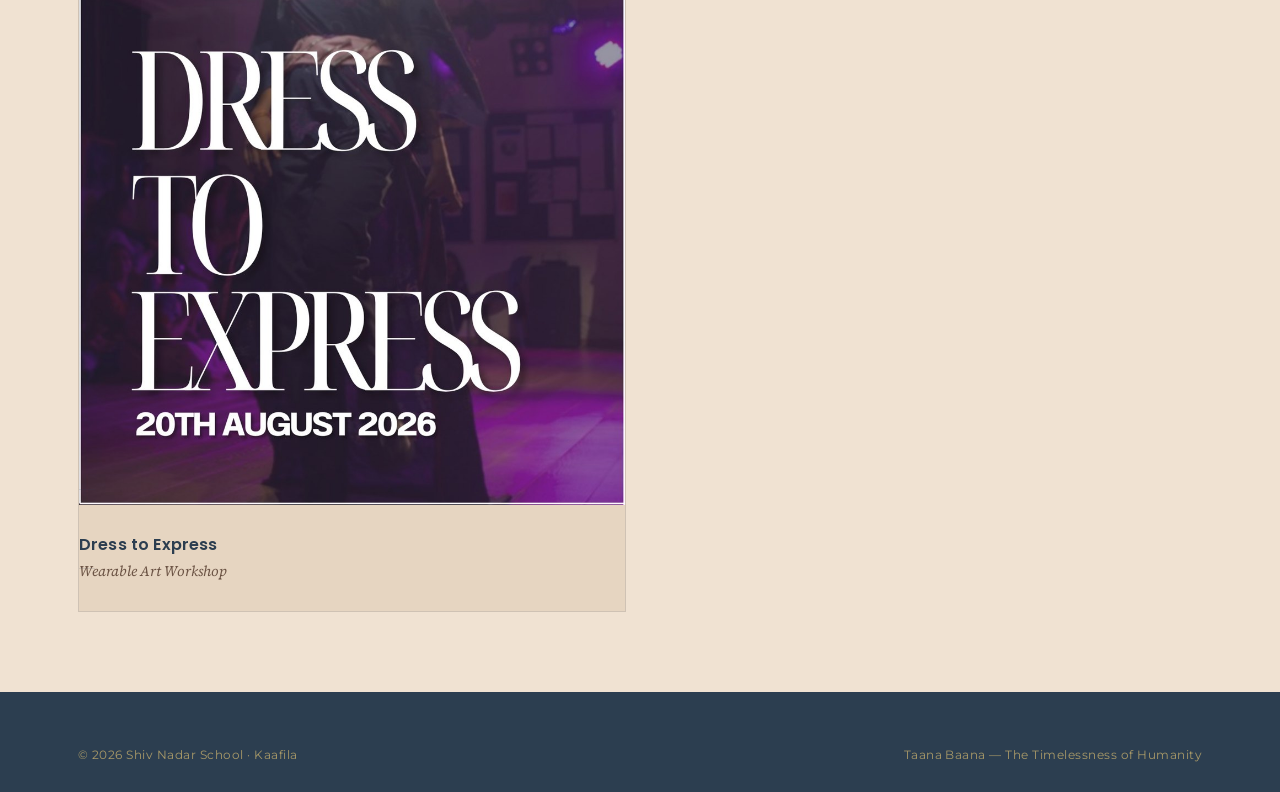
<file: visual-arts.html>
<!DOCTYPE html>
<html lang="en">
<head>
<meta charset="UTF-8">
<meta name="viewport" content="width=device-width, initial-scale=1.0">
<title>Visual Arts | Kaafila 2026 — Shiv Nadar School</title>
<meta name="description" content="Visual Arts events at Kaafila 2026, Shiv Nadar School.">
<link rel="preconnect" href="https://fonts.googleapis.com">
<link rel="preconnect" href="https://fonts.gstatic.com" crossorigin>
<link href="https://fonts.googleapis.com/css2?family=Poppins:wght@400;500;600;700;800;900&family=Source+Serif+4:ital,wght@0,400;0,600;0,700;1,400&family=Montserrat:wght@400;500;600;700&display=swap" rel="stylesheet">
<link rel="stylesheet" href="css/style.css?v=202608132230">
</head>
<body data-category="visual">
<a href="#main-content" class="skip-link">Skip to main content</a>

<header class="site-header">
  <div class="container nav-row">
    <a href="index.html" class="wordmark">
      <img class="wordmark-logo" src="img/kaafila-lockup.png" alt="Kaafila — Shiv Nadar School">
    </a>
    <button class="nav-toggle" aria-label="Toggle navigation" aria-expanded="false" aria-controls="primary-nav">
      <svg width="20" height="20" viewBox="0 0 20 20" fill="none" stroke="currentColor" stroke-width="1.6" stroke-linecap="round"><line x1="2" y1="5" x2="18" y2="5"/><line x1="2" y1="10" x2="18" y2="10"/><line x1="2" y1="15" x2="18" y2="15"/></svg>
    </button>
    <nav class="nav-links" id="primary-nav" aria-label="Primary">
      <a href="index.html">Home</a>
      <a href="about.html">About</a>
      <a href="gallery.html">Gallery</a>
      <a href="schedule.html">Schedule</a>
      <a href="tickets.html">Tickets</a>
      <a href="register.html">Register</a>
      <a href="contact.html">Contact</a>
            <a href="certificates.html">Certificates</a>
            <a href="merch.html">Merch</a>
    </nav>
  </div>
</header>

<main id="main-content">
  <section class="section category-hero" data-band="navy">
    <div class="container">
      <p class="eyebrow" data-category-eyebrow>Kaafila 2026</p>
      <h1 class="section-title" data-category-title>VISUAL ARTS</h1>
      <p class="tagline" data-category-tagline>Explore the visual arts events of Kaafila</p>
        <div class="weave-rule" data-weave role="presentation"></div>
    </div>
  </section>

  <section class="section" data-band="white" style="padding-top: 1rem;">
    <div class="container">
      <div class="poster-grid" data-poster-grid data-reveal-group></div>
      <p class="schedule-note" data-category-empty hidden>No events posted in this category yet — check back soon.</p>
    </div>
  </section>
</main>

<footer class="site-footer">
  <div class="container footer-row" style="padding-top: 1.5rem;">
    <span>© 2026 Shiv Nadar School · Kaafila</span>
    <span>Taana Baana — The Timelessness of Humanity</span>
  </div>
</footer>

<script src="js/events-data.js?v=202608132230"></script>
<script src="js/main.js?v=202608132230"></script>
</body>
</html>
</file>
<file: css/style.css>
/* ==========================================================================
   Kaafila 2026 — Taana Baana
   The site's visual language is woven: warp (--tana, vertical, structural)
   and weft (--bana, horizontal, connective) threads recur as dividers,
   underlines and the hero signature.

   Palette balance: navy, white, and espresso brown are the three dominant
   colors — each gets real screen space via section "bands" (data-band on
   each <section>) that cycle navy → white → brown down the page, like
   woven stripes, rather than one color drowning out the other two. Brick
   red and amber stay accents. Sage green and slate blue-grey round out the
   five category colors (the brand palette only supplies 5 hues, and the
   site needs 5 distinguishable ones).

   Token architecture:
   - --ink / --ink-soft / --thread-cream / --thread-cream-dim / --line /
     --line-strong: FIXED navy-band values. Used only by the header, footer,
     skip-link and other chrome that never re-bands as you scroll — that
     chrome should look identical everywhere for wayfinding.
   - --band-*: the same roles, but re-scoped per section via [data-band].
     Everything inside <main> sections reads these instead, so a card,
     button or heading automatically re-themes for whichever band it's in.
   - --thread-*, --charcoal: category accent colors and their paired dark
     text. Global and fixed on purpose — a "Dance" tag should always read
     as amber, whatever band it happens to sit on.
   ========================================================================== */

:root {
  /* Taana Baana motif palette — derived from the emblem
     Navy/dark blue (bird wing), Cream/beige (nest), Gold (feathers),
     Rust/burgundy (threads), Navy (background) */
  --ink: #2c3e50;
  --ink-soft: #34495e;
  --thread-cream: #f5f1e8;
  --thread-cream-dim: #a89968;
  --charcoal: #1a1a1a;
  --brown: #6b5344;

  --line: rgba(44, 62, 80, 0.14);
  --line-strong: rgba(44, 62, 80, 0.28);

  /* Band-relative tokens — default to the navy band; overridden below by
     [data-band="white"] and [data-band="brown"] */
  --band-bg: var(--ink);
  --band-surface: var(--ink-soft);
  --band-fg: var(--thread-cream);
  --band-fg-dim: var(--thread-cream-dim);
  --band-line: var(--line);
  --band-line-strong: var(--line-strong);
  --band-heading: var(--brochure-yellow);   /* 7.1:1 on navy */

  /* Brochure yellow — sampled off the event posters' own titles (#fcb454,
     hue 34). The Kaafila wordmark's lime was tried first and read as green,
     which it is: that sits at hue 61. Headings and nav use this on every band,
     but it only clears contrast on the dark ones — 1.4:1 on the beige — so the
     beige band takes the same hue darkened, each variant picked as the nearest
     step clearing 4.5:1. */
  --brochure-yellow: #fcb454;

  /* Category threads — Taana Baana palette: gold, rust, burgundy accents */
  --thread-music: #a86d3c;    /* rust/burgundy from threads */
  --thread-dance: #d4a574;    /* gold from bird feathers */
  --thread-visual: #8b7355;   /* warm brown from nest */
  --thread-theatre: #6b5344;  /* deep brown from threads */

  /* Type — Poppins (main font, body + display), Source Serif 4 (headings +
     subtitles, serif contrast), Montserrat (nav/labels/UI chrome).
     The hero's "Taana Baana" was once set in a script face; it now takes the
     heading serif like every other heading, so no script font is loaded. */
  --font-heading: "Source Serif 4", Georgia, serif;
  --font-body: "Poppins", "Helvetica Neue", Arial, sans-serif;
  --font-ui: "Montserrat", "Helvetica Neue", Arial, sans-serif;

  --space-1: 0.5rem;
  --space-2: 1rem;
  --space-3: 1.75rem;
  --space-4: 3rem;
  --space-5: 5rem;
  --space-6: 8rem;

  --container: 1180px;
  --radius: 2px;
}

/* Band overrides — applied to <section data-band="..."> */
/* Beige band — matched to the paper tone of the hero artwork (#f0e2d2) so the
   banner image blends into the page with no visible edge. */
[data-band="white"] {
  --band-bg: #f0e2d2;
  --band-surface: #e6d5c1;
  --band-fg: #2c3e50;
  --band-fg-dim: #6b5344;
  --band-line: rgba(44, 62, 80, 0.12);
  --band-line-strong: rgba(44, 62, 80, 0.24);
  --band-heading: #8c5303;                  /* same hue, darkened — 4.9:1 on beige */
}
[data-band="brown"] {
  --band-bg: #6b5344;
  --band-surface: #7d6450;
  --band-fg: #f5f1e8;
  --band-fg-dim: #d4a574;
  --band-line: rgba(245, 241, 232, 0.14);
  --band-line-strong: rgba(245, 241, 232, 0.28);
  --band-heading: #fdc67d;                  /* same hue, lightened — 4.6:1 on brown */
}
[data-band="navy"] {
  --band-bg: var(--ink);
  --band-surface: var(--ink-soft);
  --band-fg: var(--thread-cream);
  --band-fg-dim: var(--thread-cream-dim);
  --band-line: var(--line);
  --band-line-strong: var(--line-strong);
  --band-heading: var(--brochure-yellow);
}

/* -------------------------------------------------------------------------
   Reset
   ------------------------------------------------------------------------- */
*, *::before, *::after { box-sizing: border-box; }
html { scroll-behavior: smooth; }
@media (prefers-reduced-motion: reduce) {
  html { scroll-behavior: auto; }
  *, *::before, *::after {
    animation-duration: 0.001ms !important;
    animation-iteration-count: 1 !important;
    transition-duration: 0.001ms !important;
    scroll-behavior: auto !important;
  }
}

body {
  margin: 0;
  background: var(--band-bg);
  color: var(--band-fg);
  font-family: var(--font-body);
  font-size: 17px;
  line-height: 1.6;
  -webkit-font-smoothing: antialiased;
}

img { max-width: 100%; display: block; }

/* The browser hides [hidden] with a `display: none` from its own stylesheet,
   which any author rule setting `display` outranks. That is why a hidden
   .btn — like the booking link before the gate is satisfied — stayed on
   screen. Restated here so the attribute wins wherever it is used. */
[hidden] { display: none !important; }
a { color: inherit; text-decoration: none; }
button { font: inherit; cursor: pointer; }
ul { list-style: none; margin: 0; padding: 0; }
h1, h2, h3, h4 { margin: 0; font-weight: 400; }

:focus-visible {
  outline: 2px solid var(--band-fg);
  outline-offset: 3px;
}

.container {
  width: 100%;
  max-width: var(--container);
  margin-inline: auto;
  padding-inline: var(--space-3);
}

.eyebrow {
  font-family: var(--font-ui);
  font-size: 0.72rem;
  letter-spacing: 0.22em;
  text-transform: uppercase;
  color: var(--band-fg-dim);
}

.visually-hidden {
  position: absolute;
  width: 1px; height: 1px;
  overflow: hidden;
  clip: rect(0 0 0 0);
  white-space: nowrap;
}

.skip-link {
  position: absolute;
  left: -9999px;
  top: 0;
  z-index: 200;
  background: var(--thread-cream);
  color: var(--ink);
  padding: 0.75rem 1.25rem;
  font-family: var(--font-ui);
  font-size: 0.85rem;
  letter-spacing: 0.04em;
}
.skip-link:focus {
  left: var(--space-2);
  top: var(--space-2);
}

/* -------------------------------------------------------------------------
   Weft divider — the recurring horizontal-thread motif. Fixed colors on
   purpose: as a section-to-section seam marker, it should read the same
   whichever two bands it sits between.
   ------------------------------------------------------------------------- */
.weft {
  height: 1px;
  background: linear-gradient(
    90deg,
    var(--thread-music) 0 25%,
    var(--thread-dance) 25% 50%,
    var(--thread-visual) 50% 75%,
    var(--thread-theatre) 75% 100%
  );
  opacity: 0.55;
  border: 0;
  margin: 0;
}

/* -------------------------------------------------------------------------
   Header / nav — fixed navy chrome, never re-bands, for consistent
   wayfinding regardless of which section is scrolled behind it.
   ------------------------------------------------------------------------- */
.site-header {
  position: sticky;
  top: 0;
  z-index: 40;
  background: rgba(31, 53, 76, 0.92);
  backdrop-filter: blur(10px);
  border-bottom: 1px solid var(--line);
}

.nav-row {
  display: flex;
  align-items: center;
  justify-content: space-between;
  padding-block: 0.4rem;
}

/* Header lockup — one supplied image carrying both marks: the school's lotus
   and name beside the Kaafila mark. It replaces the three separate pieces this
   header used to assemble (lotus, hairline rule, brochure mark + school name),
   which duplicated what the artwork already contains.

   The file is white line-work with a soft glow, which disappears into this navy
   chrome and reads cleanly against it.

   img/kaafila-lockup.png is a 1536x1024 canvas whose artwork occupies only the
   band from y=264 to y=740 — well under half the height. Sized the plain way
   (height on the <img>), most of the header's logo box is therefore empty
   margin and the mark renders at under half the height it was given, far too
   small to read. Shipping a pre-cropped file did not survive: img/ gets
   restored from the supplied assets and the trimmed copy disappears with it.

   So the crop is done here instead, and nothing outside this rule has to hold.
   .wordmark is a window of the band's proportions; the <img> is blown up to
   2.15x that height and pulled up and left so the artwork alone fills it.
   --lockup-h is the height the mark actually renders at, and the only number
   worth touching — the multipliers are just the band's geometry:

     img height   1024/476 = 2.1513      window width  1497/476 = 3.1450
     pull up       264/476 = 0.5546      pull left       24/476 = 0.0504

   The band is measured a few pixels loose on every side, because the supplied
   PNG has been re-encoded before with the artwork landing a pixel or two
   over. If the file is ever replaced with one already cropped, delete this
   window and go back to a plain height on .wordmark-logo. */
.wordmark {
  --lockup-h: 96px;
  display: block;
  overflow: hidden;
  flex: none;
  width: calc(var(--lockup-h) * 3.145);
  height: var(--lockup-h);
  line-height: 1;
}
.wordmark-logo {
  display: block;
  height: calc(var(--lockup-h) * 2.1513);
  width: auto;
  max-width: none;
  margin-top: calc(var(--lockup-h) * -0.5546);
  margin-left: calc(var(--lockup-h) * -0.0504);
}
/* The mark is 3.1x as wide as it is tall, so its height is what decides whether
   it still clears the seven nav links. 80px puts it at ~250px wide, the most
   that fits beside them down to the 780px breakpoint where the nav folds into
   the toggle and the row belongs to the logo again. */
@media (max-width: 1000px) {
  .wordmark { --lockup-h: 80px; }
}
@media (max-width: 620px) {
  .wordmark { --lockup-h: 64px; }
}
@media (max-width: 420px) {
  .wordmark { --lockup-h: 52px; }
}

.nav-links {
  display: flex;
  gap: var(--space-3);
  font-family: var(--font-ui);
  font-size: 0.85rem;
  letter-spacing: 0.04em;
}

/* Nav carries the brochure yellow like the headings do. It clears 6.9:1 on
   the header bar and 5.1:1 on the mobile drop-down, both better than the dim
   cream it replaces. Hover and the current page go a step lighter — same hue,
   so there is still a visible state change without a second colour. */
.nav-links a {
  position: relative;
  padding-block: 0.3rem;
  color: var(--brochure-yellow);
  transition: color 0.2s ease;
}
.nav-links a:hover,
.nav-links a:focus-visible { color: #fdd39b; }
.nav-links a[aria-current="page"] { color: #fdd39b; }
.nav-links a[aria-current="page"]::after {
  content: "";
  position: absolute;
  left: 0; right: 0; bottom: -1px;
  height: 2px;
  background: var(--brochure-yellow);
}

.nav-toggle {
  display: none;
  background: none;
  border: 1px solid var(--line-strong);
  color: var(--thread-cream);
  width: 44px;
  height: 44px;
  border-radius: var(--radius);
}
.nav-toggle svg { pointer-events: none; }

@media (max-width: 780px) {
  .nav-toggle { display: inline-flex; align-items: center; justify-content: center; }
  .nav-links {
    position: absolute;
    top: 100%;
    left: 0; right: 0;
    flex-direction: column;
    gap: 0;
    background: var(--ink-soft);
    border-bottom: 1px solid var(--line);
    max-height: 0;
    overflow: hidden;
    transition: max-height 0.3s ease;
  }
    .nav-links.is-open { max-height: 70vh; overflow-y: auto; }
  .nav-links a {
    padding: var(--space-2) var(--space-3);
    display: block;
    border-top: 1px solid var(--line);
  }
}

/* -------------------------------------------------------------------------
   Hero + Taana Baana bird/nest banner
   Integrated design: banner, title, and theme text together as one visual unit
   ------------------------------------------------------------------------- */
.hero {
  position: relative;
  display: flex;
  flex-direction: column;
  align-items: center;
  justify-content: center;
  text-align: center;
  padding: var(--space-4) var(--space-3) var(--space-2);
  background: var(--band-bg);
  color: var(--band-fg);
  overflow: visible;
}

/* -------------------------------------------------------------------------
   Hero scroll scene — see js/hero-scene.js.

   Two states share this markup. Without the script (or with reduced motion)
   .hero-stage is an ordinary centred block and .hero-scene holds the two flat
   images, exactly the hero as it was. With it, <html> gains .hero-animating,
   the stage becomes a full-height panel that ScrollTrigger pins, and the scene
   is one <svg> that redraws itself against scroll position.

   --header-h is measured by the script: the site header is sticky, so the
   stage has to hold its content clear of it rather than centre in the window.
   ------------------------------------------------------------------------- */
:root { --header-h: 0px; }

.hero-stage {
  width: 100%;
  display: flex;
  flex-direction: column;
  align-items: center;
  justify-content: center;
}

.hero-scene {
  width: 100%;
  display: flex;
  flex-direction: column;
  align-items: center;
}

.hero-animating .hero-stage {
  /* svh keeps iOS Safari from re-laying the pinned panel out as its toolbars
     collapse; the vh line is the fallback for anything that lacks it. */
  height: 100vh;
  height: 100svh;
  padding-top: var(--header-h);
  padding-bottom: var(--space-2);
  justify-content: space-between;
  gap: 0;
  /* The scene deliberately draws beyond its box while the bird is flying and
     while the thread is running off both edges. Clipping here — rather than on
     the section — is what keeps that from ever widening the page. */
  overflow: hidden;
}

.hero-animating .hero-scene {
  flex: 1 1 auto;
  min-height: 0;
  width: 100%;
  justify-content: center;
}

.hero-svg {
  display: block;
  width: 100%;
  height: 100%;
  overflow: visible;
}
/* The mark is the brochure's own two-colour artwork: lime letterforms, navy
   figures. Set here rather than baked into the generated paths so the mark
   stays themeable alongside the rest of the palette. */
.hero-svg .mark-letters { fill: #c5c728; }
.hero-svg .mark-figures { fill: #264a88; }
.hero-svg .scene-bird,
.hero-svg .scene-nest,
.hero-svg .scene-mark,
.hero-svg .scene-warp,
.hero-svg .scene-lines,
.hero-svg .scene-shards,
.hero-svg .scene-threads { will-change: opacity, transform; }

/* The eyebrow holds still at the top of the panel; the theme and tagline are
   faded in by the script once the mark has finished forming, so the panel is
   never carrying more than one idea at a time. */
.hero-animating .hero-eyebrow { margin-bottom: 0; flex: none; }
.hero-animating .hero-theme { margin-top: 0; }
.hero-animating [data-hero-reveal] {
  opacity: 0;
  will-change: opacity, transform;
  /* The load-in "rise" keyframes fill forwards with opacity:1, and a running
     animation outranks both this rule and the inline opacity the script sets —
     so the script could never hold these hidden until the mark had formed. */
  animation: none;
}

@media (max-width: 640px) {
  .hero-animating .hero-stage { padding-inline: var(--space-2); }
  .hero-animating .hero-theme { font-size: clamp(2rem, 9vw, 2.8rem); }
}
/* A phone held sideways leaves barely 300px between the header and the fold.
   The words give their space back to the scene there — nothing is lost, since
   the visually-hidden <h1> carries the same line for assistive tech and the
   theme is set out in full in the section below. */
@media (max-height: 620px) {
  .hero-animating .hero-tagline { display: none; }
  .hero-animating .hero-kicker { display: none; }
  .hero-animating .hero-eyebrow { font-size: 0.6rem; letter-spacing: 0.2em; }
  .hero-animating .hero-theme {
    font-size: clamp(1.4rem, 5.5vh, 2.1rem);
    line-height: 1;
  }
  .hero-animating .hero-stage { padding-bottom: 0; }
}

/* The artwork carries wide margins of its own, so it is held well below the
   text column's width — at 900px the hero ran past 1100px tall and pushed the
   categories entirely below the fold. */
.hero-banner {
  width: 100%;
  max-width: 720px;
  height: auto;
  margin: var(--space-2) 0 0;
  object-fit: cover;
  object-position: center;
  pointer-events: none;
  opacity: 1;
}
@keyframes banner-fade-in {
  to { opacity: 1; }
}
@media (prefers-reduced-motion: reduce) {
  .hero-banner { opacity: 1; animation: none; }
}

.hero-overlay {
  position: absolute;
  top: 0; left: 0; right: 0; bottom: 0;
  background: transparent;
  pointer-events: none;
  z-index: 1;
}

.hero-content {
  position: relative;
  z-index: 2;
  padding: var(--space-4) var(--space-3) var(--space-2);
  max-width: 900px;
  flex: 0 0 auto;
  animation: rise 1s ease 1.9s both;
}
@media (prefers-reduced-motion: reduce) {
  .hero-content { animation: none; }
}
@keyframes rise {
  from { opacity: 0; transform: translateY(14px); }
  to { opacity: 1; transform: translateY(0); }
}

.hero-eyebrow {
  font-family: var(--font-ui);
  letter-spacing: 0.3em;
  font-size: 0.72rem;
  color: var(--band-fg-dim);
  text-transform: uppercase;
  margin-bottom: var(--space-2);
  animation: rise 0.7s ease 0.1s both;
}

.hero-title {
  margin-bottom: var(--space-2);
  height: auto;
  max-width: min(500px, 95vw);
  width: auto;
  display: block;
  animation: rise 0.7s ease 0.25s both;
}

/* Label above the theme word, set in the same small-heading style .eyebrow uses
   everywhere else on the site (UI face, uppercase, wide tracking) so the hero
   introduces its theme the way the sections introduce their titles. It rides
   with the theme and tagline in the reveal group rather than with the eyebrow,
   since it belongs to the line it labels. */
.hero-kicker {
  font-family: var(--font-ui);
  font-size: 0.72rem;
  letter-spacing: 0.22em;
  text-transform: uppercase;
  color: var(--band-fg-dim);
  margin: 0 0 0.5rem;
  animation: rise 0.7s ease 0.34s both;
}

/* Theme word — set in the heading serif, like every other heading on the site,
   rather than a script face. It keeps the deeper rust: the accent
   --thread-music only reaches 3.4:1 on the beige band. */
.hero-theme {
  font-family: var(--font-heading);
  font-style: normal;
  font-weight: 600;
  font-size: clamp(2rem, 5.2vw, 3.4rem);
  letter-spacing: 0.01em;
  line-height: 1.15;
  color: #8a5730;
  margin: 0 0 var(--space-1);
  animation: rise 0.7s ease 0.4s both;
}

.hero-tagline {
  font-family: var(--font-body);
  font-size: clamp(0.95rem, 1.8vw, 1.2rem);
  font-weight: 500;
  color: var(--band-fg-dim);
  max-width: 36ch;
  margin: 0 auto;
  animation: rise 0.7s ease 0.55s both;
}

/* -------------------------------------------------------------------------
   Buttons
   ------------------------------------------------------------------------- */
.btn {
  display: inline-flex;
  align-items: center;
  gap: 0.6rem;
  font-family: var(--font-ui);
  font-size: 0.82rem;
  letter-spacing: 0.12em;
  text-transform: uppercase;
  padding: 0.95rem 1.9rem;
  border: 1px solid var(--band-fg);
  color: var(--band-fg);
  background: transparent;
  border-radius: var(--radius);
  transition: background 0.25s ease, color 0.25s ease, border-color 0.25s ease;
}
.btn:hover, .btn:focus-visible {
  background: var(--band-fg);
  color: var(--band-bg);
}
.btn-solid {
  background: var(--thread-dance);
  border-color: var(--thread-dance);
  color: var(--charcoal);
}
.btn-solid:hover, .btn-solid:focus-visible {
  background: var(--band-fg);
  border-color: var(--band-fg);
  color: var(--band-bg);
}

/* -------------------------------------------------------------------------
   Sections
   ------------------------------------------------------------------------- */
.section {
  padding-block: var(--space-5);
  background: var(--band-bg);
  color: var(--band-fg);
}
.section-head {
  margin-bottom: var(--space-4);
}
.section-title {
  color: var(--band-heading);
  font-family: var(--font-heading);
  font-weight: 600;
  font-size: 1.6rem;
  letter-spacing: 0.02em;
  text-transform: uppercase;
  margin-top: var(--space-1);
}

/* Category cards ---------------------------------------------------------*/
.categories-grid {
  display: grid;
  grid-template-columns: repeat(4, 1fr);
  gap: 1px;
  background: var(--band-line);
  border: 1px solid var(--band-line);
}
@media (max-width: 900px) {
  .categories-grid { grid-template-columns: repeat(2, 1fr); }
}
@media (max-width: 520px) {
  .categories-grid { grid-template-columns: 1fr; }
}

.category-card {
  background: var(--band-bg);
  padding: var(--space-4) var(--space-2);
  display: flex;
  flex-direction: column;
  align-items: center;
  text-align: center;
  gap: var(--space-2);
  position: relative;
  transition: background 0.25s ease;
}
.category-card::before {
  content: "";
  position: absolute;
  top: 0; left: 0; right: 0;
  height: 3px;
  background: var(--thread);
}
/* The thread colour washes up from the base on hover — the card taking on its
   own strand rather than a generic highlight. */
.category-card::after {
  content: "";
  position: absolute;
  inset: 3px 0 0;
  background: linear-gradient(to top, var(--thread), transparent 70%);
  opacity: 0;
  transition: opacity 0.28s ease;
  pointer-events: none;
}
.category-card:hover { background: var(--band-surface); }
.category-card:hover::after,
.category-card:focus-visible::after { opacity: 0.1; }
.category-card .icon {
  width: 40px;
  height: 40px;
  color: var(--thread);
  transition: transform 0.28s ease;
}
.category-card:hover .icon,
.category-card:focus-visible .icon { transform: translateY(-3px); }
.category-card > * { position: relative; z-index: 1; }
@media (prefers-reduced-motion: reduce) {
  .category-card::after, .category-card .icon { transition: none; }
  .category-card:hover .icon { transform: none; }
}
.category-card .label {
  font-family: var(--font-ui);
  font-size: 0.92rem;
  letter-spacing: 0.06em;
  text-transform: uppercase;
}

.category-card[data-cat="music"]    { --thread: var(--thread-music); }
.category-card[data-cat="dance"]    { --thread: var(--thread-dance); }
.category-card[data-cat="visual"]   { --thread: var(--thread-visual); }
.category-card[data-cat="theatre"]  { --thread: var(--thread-theatre); }
/* Updates board ----------------------------------------------------------- */
/* Same construction as the category grid above — cells separated by a 1px
   line that is really the grid's own background showing through the gaps, so
   the rules between boxes are woven rather than drawn four times over. The
   countdown reuses it too, which is what keeps a ticking clock from looking
   like a different piece of furniture. */
.countdown-label {
  margin: 0 0 var(--space-2);
  font-family: var(--font-ui);
  font-size: 0.82rem;
  letter-spacing: 0.14em;
  text-transform: uppercase;
  color: var(--band-fg-dim);
}
.countdown-grid {
  display: grid;
  grid-template-columns: repeat(4, 1fr);
  gap: 1px;
  background: var(--band-line);
  border: 1px solid var(--band-line);
  max-width: 620px;
  margin-bottom: var(--space-4);
}
.countdown-cell {
  background: var(--band-bg);
  padding: var(--space-2) var(--space-1);
  text-align: center;
}
.countdown-num {
  display: block;
  font-family: var(--font-heading);
  font-size: 2.1rem;
  line-height: 1.1;
  color: var(--band-heading);
  /* Seconds change width on a proportional numeral and shuffle the whole row;
     tabular figures hold the cells still. */
  font-variant-numeric: tabular-nums;
}
.countdown-unit {
  display: block;
  margin-top: 0.35rem;
  font-family: var(--font-ui);
  font-size: 0.68rem;
  letter-spacing: 0.16em;
  text-transform: uppercase;
  color: var(--band-fg-dim);
}

/* Three across rather than four: update cards carry a sentence, not a word,
   and an odd count leaves a tidier last row here than it does at four. */
.updates-grid {
  display: grid;
  grid-template-columns: repeat(3, 1fr);
  gap: 1px;
  background: var(--band-line);
  border: 1px solid var(--band-line);
}
@media (max-width: 900px) {
  .updates-grid { grid-template-columns: repeat(2, 1fr); }
}
@media (max-width: 560px) {
  .updates-grid { grid-template-columns: 1fr; }
}
.update-card {
  display: block;
  position: relative;
  background: var(--band-bg);
  padding: var(--space-3) var(--space-2);
  transition: background 0.25s ease;
}
/* The thread bar is the card's category showing at the top edge, exactly as
   on the category cards; an announcement with no event behind it takes the
   heading colour instead. */
.update-card::before {
  content: "";
  position: absolute;
  top: 0; left: 0; right: 0;
  height: 3px;
  background: var(--thread, var(--band-heading));
}
a.update-card:hover,
a.update-card:focus-visible { background: var(--band-surface); }
.update-card-label {
  display: block;
  font-family: var(--font-ui);
  font-size: 0.68rem;
  letter-spacing: 0.18em;
  text-transform: uppercase;
  color: var(--band-fg-dim);
}
.update-card-title {
  display: block;
  margin-top: var(--space-1);
  font-family: var(--font-heading);
  font-size: 1.15rem;
  line-height: 1.35;
  color: var(--band-heading);
}
.update-card-note {
  display: block;
  margin-top: 0.4rem;
  color: var(--band-fg-dim);
  font-size: 0.92rem;
  line-height: 1.7;
}
}
.update-card-go {
  display: block;
  margin-top: var(--space-2);
  color: var(--band-fg-dim);
  transition: transform 0.25s ease, color 0.25s ease;
}
a.update-card:hover .update-card-go,
a.update-card:focus-visible .update-card-go {
  color: var(--band-heading);
  transform: translateX(4px);
}
@media (prefers-reduced-motion: reduce) {
  .update-card, .update-card-go { transition: none; }
  a.update-card:hover .update-card-go { transform: none; }
}

.updates-more { margin: var(--space-3) 0 0; }

@media (max-width: 520px) {
  .countdown-num { font-size: 1.6rem; }
  .countdown-unit { font-size: 0.6rem; letter-spacing: 0.1em; }
}

/* Theme / about copy blocks ----------------------------------------------*/
.prose {
  max-width: 62ch;
}
.prose p { margin: 0 0 var(--space-2); color: var(--band-fg-dim); }
.prose p:last-child { margin-bottom: 0; }

/* The heading column holds only an eyebrow and a title, so it is kept narrow
   — at 1fr against 1.4fr it left a tall empty gutter beside the prose. */
.theme-block {
  display: grid;
  grid-template-columns: minmax(180px, 0.55fr) 1.6fr;
  gap: var(--space-4);
  align-items: start;
}
/* A short woven rule under the heading, in the four category threads: the
   "four threads, one weave" idea stated once, quietly. */
.theme-block > :first-child::after {
  content: "";
  display: block;
  width: 62px;
  height: 3px;
  margin-top: var(--space-2);
  background: linear-gradient(
    90deg,
    var(--thread-music) 0 25%,
    var(--thread-dance) 25% 50%,
    var(--thread-visual) 50% 75%,
    var(--thread-theatre) 75% 100%
  );
}
@media (max-width: 780px) {
  .theme-block { grid-template-columns: 1fr; gap: var(--space-3); }
}

/* Sponsors ---------------------------------------------------------------- */
/* The heading column of the About block is otherwise empty below its title, so
   the sponsor cards go there. The woven rule above is a ::after on that column
   and therefore always its last box; laying the column out as a flex stack lets
   the rule be ordered back under the title where it belongs, with the sponsors
   below it. Scoped to --sponsors so the two .theme-blocks on about.html keep
   the plain behaviour. */
.theme-block--sponsors > :first-child {
  display: flex;
  flex-direction: column;
  align-items: flex-start;
}
.theme-block--sponsors > :first-child::after { order: 1; }
.sponsor-strip {
  order: 2;
  width: 100%;
  max-width: 340px;
  margin-top: var(--space-3);
}
.sponsor-strip-label { margin-bottom: var(--space-2); }

/* Stacked on a phone, the sponsor cards would wedge themselves between the
   title and the text it introduces. Dissolving the heading column with
   display:contents lifts its parts into the same stack as the prose, so the
   strip can be ordered last while the title stays on top. The stack drops its
   gap in favour of the margins the parts already carry — one gap can't serve
   both the tight title/rule spacing and the looser break before the prose.

   This has to sit *after* the desktop sponsor rules above, not up with the
   other 780px overrides: the selectors are the same weight, so whichever is
   written last wins, and `display: flex` on the heading column would otherwise
   overrule the `display: contents` that makes the reordering possible. */
@media (max-width: 780px) {
  .theme-block--sponsors { display: flex; flex-direction: column; gap: 0; }
  .theme-block--sponsors > :first-child { display: contents; }
  .theme-block--sponsors > :last-child { order: 2; margin-top: var(--space-3); }
  .theme-block--sponsors .sponsor-strip { order: 3; }
}
.sponsor-list {
  display: grid;
  gap: var(--space-2);
  list-style: none;
  margin: 0;
  padding: 0;
}
/* Every mark is drawn for white, so each gets its own white card rather than
   being laid straight on the brown. The card is a fixed height so three logos
   of very different proportions still line up as one column. */
.sponsor-card {
  display: flex;
  align-items: center;
  justify-content: center;
  height: 100px;
  padding: 0.7rem 1.1rem;
  background: #fff;
  border-radius: var(--radius);
  overflow: hidden;
}
.sponsor-card img {
  display: block;
  max-width: 100%;
  max-height: 100%;
  width: auto;
  object-fit: contain;
  transform: scale(var(--logo-scale, 1));
}
/* County's PNG is a 5760x3240 canvas carrying a centred mark that is half its
   width and under a third of its height — contained plainly it comes out a
   third the size of the other two. The artwork is centred on the canvas, so
   scaling it up in place is enough; the card clips what spills. */
.sponsor-card--county img { --logo-scale: 2.8; }

/* Credits ----------------------------------------------------------------- */
/* Roles vary from one name to four, so the cards are a masonry-ish auto-fill
   grid rather than fixed rows: a card is only as tall as the names it holds,
   and the tiers stay scannable at any width. --team-accent is set per tier on
   the group so the edge does the sorting; it must be a colour that separates
   from --band-surface on whichever band the section sits, which on brown rules
   out half the thread palette. */
.team-group + .team-group { margin-top: var(--space-4); }
.team-group-title {
  font-family: var(--font-ui);
  font-size: 0.72rem;
  font-weight: 600;
  letter-spacing: 0.22em;
  text-transform: uppercase;
  color: var(--band-fg-dim);
  padding-bottom: var(--space-2);
  margin-bottom: var(--space-3);
  border-bottom: 1px solid var(--band-line);
}
.team-grid {
  display: grid;
  grid-template-columns: repeat(auto-fill, minmax(215px, 1fr));
  gap: var(--space-2);
  align-items: start;
  list-style: none;
  margin: 0;
  padding: 0;
}
.team-card {
  padding: var(--space-3);
  background: var(--band-surface);
  border: 1px solid var(--band-line);
  border-left: 3px solid var(--team-accent, var(--band-line-strong));
  border-radius: var(--radius);
}
.team-role {
  margin: 0 0 0.6rem;
  font-family: var(--font-ui);
  font-size: 0.68rem;
  letter-spacing: 0.16em;
  text-transform: uppercase;
  color: var(--band-fg-dim);
}
.team-names {
  display: grid;
  gap: 0.3rem;
  list-style: none;
  margin: 0;
  padding: 0;
}
.team-names li {
  font-family: var(--font-heading);
  font-size: 1.02rem;
  font-weight: 600;
  line-height: 1.25;
  letter-spacing: 0.01em;
  color: var(--band-heading);
}

/* Purpose / list blocks ----------------------------------------------------*/
.thread-list { display: grid; gap: var(--space-2); }
.thread-list li {
  display: flex;
  align-items: baseline;
  gap: var(--space-2);
  padding-bottom: var(--space-2);
  border-bottom: 1px solid var(--band-line);
  color: var(--band-fg-dim);
}
.thread-list li:last-child { border-bottom: 0; }
.thread-list .mark {
  width: 10px; height: 10px;
  border-radius: 50%;
  flex: none;
  background: var(--thread-dance);
}

.artforms-list {
  display: grid;
  gap: 0;
}
.artforms-list li {
  display: grid;
  grid-template-columns: 4px 1fr;
  gap: var(--space-2);
  padding: var(--space-2) 0;
  border-bottom: 1px solid var(--band-line);
}
.artforms-list li:first-child { border-top: 1px solid var(--band-line); }
.artforms-list .swatch { background: var(--c); border-radius: 1px; }
.artforms-list .name {
  font-family: var(--font-ui);
  text-transform: uppercase;
  letter-spacing: 0.08em;
  font-size: 0.95rem;
}
.artforms-list li:nth-child(1) .swatch { --c: var(--thread-music); }
.artforms-list li:nth-child(2) .swatch { --c: var(--thread-dance); }
.artforms-list li:nth-child(3) .swatch { --c: var(--thread-visual); }
.artforms-list li:nth-child(4) .swatch { --c: var(--thread-theatre); }

/* -------------------------------------------------------------------------
   Filters (gallery)
   ------------------------------------------------------------------------- */
/* Schedule page — day-grouped listing, .tag/.event-row/.event-btn are
   shared with other components. ------------------------------------------*/
.schedule-day {
  margin-bottom: var(--space-4);
}
.schedule-day-head {
  display: flex;
  align-items: baseline;
  gap: var(--space-2);
  margin-bottom: var(--space-2);
  font-family: var(--font-ui);
  font-style: normal;
  font-weight: 500;
  font-size: 1.6rem;
  color: var(--thread-dance);
}
.schedule-day-head .weft { flex: 1; }

.event-row {
  display: grid;
  grid-template-columns: minmax(120px, auto) 1fr auto;
  gap: var(--space-2);
  align-items: start;
  padding: var(--space-2) 0;
  border-bottom: 1px solid var(--band-line);
}
.event-row:first-of-type { border-top: 1px solid var(--band-line); }

/* On a phone the three columns cannot all hold their minimums — a 120px time,
   an event title that will not wrap below its longest word, and a category tag
   — so the row grew past the screen and the page scrolled sideways. The time
   moves to its own line there and the title is allowed to shrink. */
@media (max-width: 640px) {
  .event-row {
    grid-template-columns: 1fr auto;
    gap: var(--space-1) var(--space-2);
  }
  .event-time { grid-column: 1 / -1; padding-top: 0; }
  .event-main { min-width: 0; }
  .event-btn { overflow-wrap: anywhere; }
}

.event-time {
  font-family: var(--font-ui);
  font-size: 0.78rem;
  color: var(--band-fg-dim);
  padding-top: 0.35rem;
  white-space: nowrap;
}

.event-main {
  display: flex;
  flex-direction: column;
}

.event-venue {
  font-family: var(--font-ui);
  font-size: 0.78rem;
  color: var(--band-fg-dim);
}

/* For rows whose single time span hides something — a break mid-session, a
   split into phases — so a reader doesn't turn up expecting it to run through. */
.event-note {
  font-family: var(--font-ui);
  font-size: 0.74rem;
  font-style: italic;
  color: var(--band-fg-dim);
  margin-top: 0.15rem;
}

.event-btn {
  display: inline-flex;
  align-items: center;
  min-height: 44px;
  background: none;
  border: none;
  text-align: left;
  color: var(--band-fg);
  font-family: var(--font-body);
  font-size: 1.05rem;
  padding: 0.2rem 0;
  border-bottom: 1px dashed transparent;
}
.event-btn:hover, .event-btn:focus-visible {
  border-bottom-color: var(--band-fg-dim);
}
.event-btn-plain {
  min-height: auto;
  color: var(--band-fg-dim);
}

.tag {
  font-family: var(--font-ui);
  font-size: 0.68rem;
  letter-spacing: 0.08em;
  text-transform: uppercase;
  padding: 0.3rem 0.6rem;
  border-radius: var(--radius);
  white-space: nowrap;
  color: var(--charcoal);
  background: var(--thread);
}
.tag[data-cat="music"]   { --thread: var(--thread-music); color: var(--thread-cream); }
.tag[data-cat="dance"]   { --thread: var(--thread-dance); }
.tag[data-cat="visual"]  { --thread: var(--thread-visual); color: var(--thread-cream); }
.tag[data-cat="theatre"] { --thread: var(--thread-theatre); color: var(--thread-cream); }

.schedule-note {
  font-family: var(--font-ui);
  font-size: 0.82rem;
  color: var(--band-fg-dim);
  padding-top: var(--space-3);
}

/* -------------------------------------------------------------------------
   Category page: poster grid
   ------------------------------------------------------------------------- */
.category-hero {
  padding-top: 4rem;
  padding-bottom: 1rem;
}
.category-hero .section-title {
  font-size: clamp(2rem, 5vw, 2.8rem);
  /* Headings are the brochure yellow everywhere, so this no longer takes the
     category's own thread colour — the thread still marks the page through the
     tags, rules and poster accents. */
}
.category-hero .tagline {
  color: var(--band-fg-dim);
  margin-top: 0.5rem;
}

.poster-grid {
  display: grid;
  grid-template-columns: repeat(2, 1fr);
  gap: var(--space-3);
}
@media (max-width: 640px) {
  .poster-grid { grid-template-columns: 1fr; }
}

.poster-card {
  display: block;
  border: 1px solid var(--band-line);
  background: var(--band-surface);
  transition: border-color 0.2s ease, transform 0.2s ease;
}
.poster-card:hover,
.poster-card:focus-visible {
  border-color: var(--thread-current, var(--band-fg-dim));
  transform: translateY(-3px);
  box-shadow: 0 8px 22px rgba(44, 62, 80, 0.13);
}
@media (prefers-reduced-motion: reduce) {
  .poster-card:hover, .poster-card:focus-visible { transform: none; }
}

.poster-art {
  display: block;
  aspect-ratio: 4 / 3;
  overflow: hidden;
}
.poster-art svg { width: 100%; height: 100%; display: block; }

/* Real posters are A4 portrait. The 4/3 window above was sized for the woven
   swatch and would crop a poster's title away, so a card carrying artwork
   takes the poster's own proportions instead. */
.poster-art.has-photo { aspect-ratio: 99 / 140; }
.poster-img { width: 100%; height: 100%; object-fit: cover; display: block; }

.poster-info {
  padding: var(--space-2);
  border-top: 1px solid var(--band-line);
}
.poster-title {
  display: block;
  font-family: var(--font-body);
  font-weight: 600;
  font-size: 1rem;
  letter-spacing: 0.01em;
  color: var(--band-fg);
}
.poster-subtitle {
  display: block;
  font-family: var(--font-heading);
  font-style: italic;
  font-size: 0.9rem;
  color: var(--band-fg-dim);
  margin-top: 0.2rem;
}

/* -------------------------------------------------------------------------
   Event detail page
   ------------------------------------------------------------------------- */
.back-link {
  display: inline-flex;
  align-items: center;
  gap: 0.4rem;
  font-family: var(--font-ui);
  font-size: 0.8rem;
  letter-spacing: 0.04em;
  color: var(--band-fg-dim);
  margin-bottom: var(--space-3);
}
.back-link:hover, .back-link:focus-visible { color: var(--band-fg); }

.event-subtitle {
  font-family: var(--font-heading);
  font-style: italic;
  color: var(--band-fg-dim);
  font-size: 1.15rem;
  margin-top: 0.3rem;
}

.event-poster-full {
  margin-top: var(--space-3);
  aspect-ratio: 16 / 8;
  overflow: hidden;
  border: 1px solid var(--band-line);
}
.event-poster-full svg { width: 100%; height: 100%; display: block; }

/* Same again on the event page: drop the 16/8 letterbox for a real poster and
   let it stand at its own height, capped so it doesn't dominate the page. */
.event-poster-full.has-photo {
  aspect-ratio: auto;
  max-width: 440px;
}
.event-poster-full .poster-img { height: auto; }

.event-meta {
  display: flex;
  align-items: baseline;
  flex-wrap: wrap;
  gap: var(--space-2);
  margin-top: var(--space-3);
  font-family: var(--font-ui);
  font-size: 0.85rem;
  color: var(--band-fg-dim);
}
.event-meta + .event-meta { margin-top: 0.4rem; }
.event-meta strong { color: var(--band-fg); font-weight: 700; }

.page-image-stack {
  display: flex;
  flex-direction: column;
  gap: var(--space-2);
}
.page-image-stack img {
  width: 100%;
  height: auto;
  border: 1px solid var(--thread-current, var(--band-line-strong));
  box-shadow: 0 4px 16px rgba(0, 0, 0, 0.12);
}

.doc-grid {
  display: grid;
  grid-template-columns: repeat(2, 1fr);
  gap: var(--space-2);
  margin-top: var(--space-3);
}
@media (max-width: 640px) {
  .doc-grid { grid-template-columns: 1fr; }
}

/* Thread-weave divider — a woven strip of the four category threads with a
   glowing bead (the event's own color) running back and forth along it,
   echoing the bird-carrying-a-thread motif of the Taana Baana emblem. */
.thread-weave {
  position: relative;
  height: 3px;
  margin: var(--space-4) 0 0;
  border-radius: 2px;
  background: linear-gradient(
    90deg,
    var(--thread-music), var(--thread-dance), var(--thread-visual),
    var(--thread-theatre), var(--thread-music)
  );
  background-size: 200% 100%;
  animation: thread-drift 10s linear infinite;
  box-shadow: 0 0 6px rgba(221, 154, 72, 0.4);
}
.thread-weave::after {
  content: "";
  position: absolute;
  top: 50%; left: 0;
  width: 9px; height: 9px;
  margin-top: -4.5px;
  border-radius: 50%;
  background: var(--thread-current, var(--thread-dance));
  box-shadow: 0 0 8px 2px var(--thread-current, var(--thread-dance));
  animation: thread-runner 5s ease-in-out infinite;
}
.thread-weave::before {
  content: "";
  position: absolute;
  top: 50%; right: 0;
  width: 6px; height: 6px;
  margin-top: -3px;
  border-radius: 50%;
  background: var(--thread-visual);
  box-shadow: 0 0 4px var(--thread-visual);
  animation: thread-runner-reverse 7s ease-in-out infinite;
}
@keyframes thread-drift {
  to { background-position: -200% 0; }
}
@keyframes thread-runner {
  0%, 100% { left: 0%; }
  50% { left: calc(100% - 9px); }
}
@keyframes thread-runner-reverse {
  0%, 100% { right: 0%; }
  50% { right: calc(100% - 6px); }
}
@media (prefers-reduced-motion: reduce) {
  .thread-weave { animation: none; box-shadow: none; }
  .thread-weave::after { animation: none; left: 0; }
  .thread-weave::before { animation: none; right: 0; }
}

/* Floating thread decorations — subtle animated threads in the background
   echoing the bird carrying threads to the nest motif */
.thread-accent {
  position: absolute;
  pointer-events: none;
  opacity: 0.15;
}
.thread-accent.thread-1 {
  width: 200px; height: 3px;
  background: var(--thread-music);
  top: 15%; left: -100px;
  animation: float-thread-1 20s ease-in-out infinite;
}
.thread-accent.thread-2 {
  width: 150px; height: 2px;
  background: var(--thread-visual);
  top: 35%; right: -75px;
  animation: float-thread-2 25s ease-in-out infinite;
}
.thread-accent.thread-3 {
  width: 180px; height: 2px;
  background: var(--thread-dance);
  bottom: 20%; left: -90px;
  animation: float-thread-3 22s ease-in-out infinite;
}
@keyframes float-thread-1 {
  0% { transform: translateX(0) scaleX(1); opacity: 0.15; }
  50% { opacity: 0.25; }
  100% { transform: translateX(400px) scaleX(0.8); opacity: 0.1; }
}
@keyframes float-thread-2 {
  0% { transform: translateX(0) rotate(-5deg); opacity: 0.1; }
  50% { transform: translateX(-300px) rotate(5deg); opacity: 0.25; }
  100% { transform: translateX(0) rotate(-5deg); opacity: 0.1; }
}
@keyframes float-thread-3 {
  0% { transform: translateX(0) scaleX(1); opacity: 0.15; }
  50% { opacity: 0.2; }
  100% { transform: translateX(360px) scaleX(0.9); opacity: 0.08; }
}
@media (prefers-reduced-motion: reduce) {
  .thread-accent { animation: none; opacity: 0.08; }
}


/* Document cards — links through to document.html. The event's own category
   colour (--thread-current) drives the top rule, icon and hover, so the pair
   reads as part of that category rather than as generic chrome. */
.doc-card {
  position: relative;
  display: flex;
  align-items: center;
  gap: var(--space-2);
  padding: var(--space-3) var(--space-2);
  background: var(--band-bg);
  border: 1px solid var(--band-line-strong);
  border-radius: var(--radius);
  color: var(--band-fg);
  overflow: hidden;
  transition: border-color 0.22s ease, background 0.22s ease,
              transform 0.22s ease, box-shadow 0.22s ease;
}
.doc-card::before {
  content: "";
  position: absolute;
  top: 0; left: 0; right: 0;
  height: 3px;
  background: var(--thread-current, var(--thread-dance));
  transform: scaleX(0);
  transform-origin: left;
  transition: transform 0.3s ease;
}
.doc-card:hover, .doc-card:focus-visible {
  border-color: var(--thread-current, var(--thread-dance));
  background: var(--band-surface);
  transform: translateY(-2px);
  box-shadow: 0 6px 18px rgba(44, 62, 80, 0.12);
}
.doc-card:hover::before, .doc-card:focus-visible::before { transform: scaleX(1); }

.doc-card-icon {
  flex: none;
  display: grid;
  place-items: center;
  width: 46px;
  height: 46px;
  border-radius: 50%;
  background: var(--band-surface);
  color: var(--thread-current, var(--thread-dance));
  transition: background 0.22s ease;
}
.doc-card:hover .doc-card-icon { background: var(--band-bg); }
.doc-card-icon svg { width: 22px; height: 22px; }

.doc-card-body { display: flex; flex-direction: column; gap: 0.15rem; min-width: 0; }
.doc-card-title {
  font-family: var(--font-ui);
  font-weight: 600;
  font-size: 0.95rem;
  letter-spacing: 0.02em;
}
.doc-card-sub {
  font-size: 0.78rem;
  color: var(--band-fg-dim);
}

.doc-card-arrow {
  flex: none;
  margin-left: auto;
  display: grid;
  place-items: center;
  color: var(--thread-current, var(--thread-dance));
  transform: translateX(-4px);
  opacity: 0.55;
  transition: transform 0.22s ease, opacity 0.22s ease;
}
.doc-card-arrow svg { width: 20px; height: 20px; }
.doc-card:hover .doc-card-arrow,
.doc-card:focus-visible .doc-card-arrow { transform: translateX(0); opacity: 1; }

@media (prefers-reduced-motion: reduce) {
  .doc-card, .doc-card::before, .doc-card-arrow, .doc-card-icon { transition: none; }
  .doc-card:hover, .doc-card:focus-visible { transform: none; }
}

.event-not-found {
  padding: var(--space-5) 0;
  text-align: center;
  color: var(--band-fg-dim);
}

/* -------------------------------------------------------------------------
   Gallery
   ------------------------------------------------------------------------- */
.gallery-grid {
  display: grid;
  grid-template-columns: repeat(4, 1fr);
  gap: var(--space-1);
}
@media (max-width: 900px) { .gallery-grid { grid-template-columns: repeat(3, 1fr); } }
@media (max-width: 640px) { .gallery-grid { grid-template-columns: repeat(2, 1fr); } }

.gallery-tile {
  aspect-ratio: 4 / 5;
  position: relative;
  overflow: hidden;
  background: var(--band-surface);
  border: 0;
  padding: 0;
  cursor: pointer;
  transition: opacity 0.25s ease, transform 0.3s ease;
}
.gallery-tile svg { width: 100%; height: 100%; }
.gallery-tile img {
  width: 100%;
  height: 100%;
  object-fit: cover;
  transition: transform 0.4s ease;
}
.gallery-tile:hover img,
.gallery-tile:focus-visible img { transform: scale(1.05); }

.gallery-tile .cap,
/* Lightbox --------------------------------------------------------------- */
.lightbox {
  position: fixed;
  inset: 0;
  z-index: 100;
  display: grid;
  place-items: center;
}
.lightbox[hidden] { display: none; }
.lightbox-backdrop {
  position: absolute;
  inset: 0;
  background: rgba(31, 53, 76, 0.92);
  backdrop-filter: blur(4px);
}
.lightbox-panel {
  position: relative;
  display: flex;
  align-items: center;
  gap: var(--space-2);
  width: min(1100px, 94vw);
  padding: var(--space-3);
}
.lightbox-figure {
  margin: 0;
  flex: 1;
  min-width: 0;
  text-align: center;
}
.lightbox-figure img {
  max-width: 100%;
  max-height: 78vh;
  margin-inline: auto;
  border: 1px solid rgba(255, 255, 255, 0.18);
}
.lightbox-figure figcaption {
  margin-top: var(--space-2);
  font-family: var(--font-ui);
  font-size: 0.82rem;
  color: var(--thread-cream-dim);
}
.lightbox-btn {
  flex: none;
  width: 46px;
  height: 46px;
  display: grid;
  place-items: center;
  font-size: 1.9rem;
  line-height: 1;
  color: var(--thread-cream);
  background: rgba(255, 255, 255, 0.08);
  border: 1px solid rgba(255, 255, 255, 0.22);
  border-radius: 50%;
  transition: background 0.2s ease;
}
.lightbox-btn:hover, .lightbox-btn:focus-visible { background: rgba(255, 255, 255, 0.2); }
.lightbox-close {
  position: absolute;
  top: var(--space-1);
  right: var(--space-1);
  font-size: 1.6rem;
}
@media (max-width: 640px) {
  .lightbox-panel { gap: var(--space-1); padding: var(--space-2); }
  .lightbox-btn { width: 38px; height: 38px; font-size: 1.5rem; }
}
@media (prefers-reduced-motion: reduce) {
  .gallery-tile img { transition: none; }
  .gallery-tile:hover img { transform: none; }
}

/* -------------------------------------------------------------------------
   Contact
   ------------------------------------------------------------------------- */
.contact-grid {
  display: grid;
  grid-template-columns: 0.9fr 1.1fr;
  gap: var(--space-5);
}
@media (max-width: 860px) {
  .contact-grid { grid-template-columns: 1fr; gap: var(--space-4); }
}

.contact-detail {
  display: grid;
  gap: var(--space-1);
  padding: var(--space-2) 0;
  border-bottom: 1px solid var(--band-line);
}
.contact-detail:first-child { border-top: 1px solid var(--band-line); }
.contact-detail dt {
  font-family: var(--font-ui);
  font-size: 0.68rem;
  letter-spacing: 0.12em;
  text-transform: uppercase;
  color: var(--band-fg-dim);
}
.contact-detail dd {
  margin: 0;
  font-size: 1.1rem;
}

.form-field {
  display: grid;
  gap: 0.5rem;
  margin-bottom: var(--space-3);
}
.form-field label {
  font-family: var(--font-ui);
  font-size: 0.72rem;
  letter-spacing: 0.1em;
  text-transform: uppercase;
  color: var(--band-fg-dim);
}
.form-field input,
.form-field textarea {
  background: transparent;
  border: 1px solid var(--band-line-strong);
  color: var(--band-fg);
  font-family: var(--font-body);
  font-size: 1rem;
  padding: 0.8rem 0.9rem;
  border-radius: var(--radius);
  resize: vertical;
}
.form-field input:focus,
.form-field textarea:focus {
  border-color: var(--thread-dance);
  outline: none;
}
.form-note {
  font-family: var(--font-ui);
  font-size: 0.76rem;
  color: var(--band-fg-dim);
  margin-top: var(--space-2);
}
.form-status {
  font-family: var(--font-ui);
  font-size: 0.85rem;
  padding: var(--space-2);
  border: 1px solid var(--thread-visual);
  color: var(--band-fg);
  margin-top: var(--space-3);
}
.form-status[hidden] { display: none; }

/* -------------------------------------------------------------------------
   Footer — fixed navy chrome, matches header
   ------------------------------------------------------------------------- */
.site-footer {
  background: var(--ink);
  border-top: 1px solid var(--line);
  padding-block: var(--space-3);
}
.footer-row {
  display: flex;
  justify-content: space-between;
  align-items: center;
  flex-wrap: wrap;
  gap: var(--space-2);
  font-family: var(--font-ui);
  font-size: 0.76rem;
  color: var(--thread-cream-dim);
  letter-spacing: 0.04em;
}

/* -------------------------------------------------------------------------
   Read more expandable (home theme block, event concept note/guidelines)
   ------------------------------------------------------------------------- */
.read-more-panel {
  overflow: hidden;
  max-height: 0;
  transition: max-height 0.4s ease;
}
.read-more-panel.is-open { max-height: 5000px; }

/* -------------------------------------------------------------------------
   Scroll reveal — progressive enhancement only. JS adds .reveal-pending
   (never present without JS), so content is fully visible with no script,
   no CSS, or a reduced-motion preference. Grid children get a staggered
   transition-delay set inline by initScrollReveal().
   ------------------------------------------------------------------------- */
.reveal-pending {
  opacity: 0;
  transform: translateY(14px);
  transition: opacity 0.4s ease-out, transform 0.4s ease-out;
}
.reveal-pending.reveal-visible {
  opacity: 1;
  transform: translateY(0);
}
@media (prefers-reduced-motion: reduce) {
  .reveal-pending {
    opacity: 1;
    transform: none;
    transition: none;
  }
}

/* -------------------------------------------------------------------------
   Event page — Register block. Registration is per-brochure rather than
   per-event, so the button states which of the two forms it opens.
   ------------------------------------------------------------------------- */
.event-register {
  display: flex;
  align-items: center;
  justify-content: space-between;
  flex-wrap: wrap;
  gap: var(--space-2);
  margin-top: var(--space-3);
  padding: var(--space-3);
  background: var(--band-surface);
  border-left: 3px solid var(--thread-current, var(--thread-dance));
  border-radius: var(--radius);
}
.event-register-kind {
  margin: 0;
  font-family: var(--font-ui);
  font-weight: 600;
  font-size: 0.9rem;
  letter-spacing: 0.02em;
}
.event-register-note {
  margin: 0.15rem 0 0;
  font-size: 0.82rem;
  color: var(--band-fg-dim);
}
@media (max-width: 520px) {
  .event-register { flex-direction: column; align-items: stretch; }
  .event-register .btn { justify-content: center; }
}

/* -------------------------------------------------------------------------
   Register page — one card per form, each listing the events behind it.
   ------------------------------------------------------------------------- */
.register-card {
  position: relative;
  padding: var(--space-3);
  margin-bottom: var(--space-3);
  background: var(--band-bg);
  border: 1px solid var(--band-line-strong);
  border-radius: var(--radius);
}
.register-card::before {
  content: "";
  position: absolute;
  top: 0; left: 0; right: 0;
  height: 3px;
  background: linear-gradient(
    90deg,
    var(--thread-music) 0 25%,
    var(--thread-dance) 25% 50%,
    var(--thread-visual) 50% 75%,
    var(--thread-theatre) 75% 100%
  );
}
.register-head { margin-bottom: var(--space-2); }
.register-note {
  color: var(--band-fg-dim);
  max-width: 62ch;
  margin: 0 0 var(--space-3);
}

/* Hairlines come from a ring on each cell rather than from the container
   background showing through the gaps — auto-fill leaves empty trailing cells
   on the last row, and those would otherwise render as grey blocks. */
.register-events {
  display: grid;
  grid-template-columns: repeat(auto-fill, minmax(230px, 1fr));
  gap: 1px;
  background: transparent;
  margin-bottom: var(--space-3);
}
.register-event {
  background: var(--band-bg);
  box-shadow: 0 0 0 1px var(--band-line);
}
.register-event a {
  display: flex;
  flex-direction: column;
  gap: 0.15rem;
  padding: var(--space-2);
  border-left: 3px solid var(--thread);
  transition: background 0.2s ease;
}
.register-event a:hover,
.register-event a:focus-visible { background: var(--band-surface); }
.register-event-name {
  font-family: var(--font-ui);
  font-weight: 600;
  font-size: 0.9rem;
}
.register-event-sub {
  font-family: var(--font-heading);
  font-style: italic;
  font-size: 0.82rem;
  color: var(--band-fg-dim);
}
@media (max-width: 520px) {
  .register-btn { width: 100%; justify-content: center; text-align: center; }
}

/* A day that is internal to the school carries a short note under its heading. */
.schedule-day-note {
  margin: 0 0 var(--space-2);
  font-family: var(--font-ui);
  font-size: 0.78rem;
  letter-spacing: 0.04em;
  color: var(--band-fg-dim);
}

/* -------------------------------------------------------------------------
   Weave rule — the four category threads drawing themselves across, crossing
   as they go. Plays once on scroll-in; deliberately does not loop.
   ------------------------------------------------------------------------- */
.weave-rule {
  display: block;
  width: 100%;
  height: 52px;
  margin-top: var(--space-2);
  pointer-events: none;
}
.weave-rule svg { display: block; width: 100%; height: 100%; overflow: visible; }
.weave-rule path {
  fill: none;
  stroke-width: 2;
  stroke-linecap: round;
  opacity: 0.75;
  /* the longest strand is ~1300 units; one dash covers the whole path so
     animating the offset draws it from one end */
  stroke-dasharray: 1600;
  stroke-dashoffset: 1600;
}
.weave-rule.is-woven path {
  animation: weave-draw 2.1s cubic-bezier(0.4, 0, 0.15, 1) forwards;
  animation-delay: calc(var(--i) * 160ms);
}
@keyframes weave-draw {
  to { stroke-dashoffset: 0; }
}
/* Centred variant, for section heads that are centred */
.weave-rule.is-centred { margin-inline: auto; }

@media (prefers-reduced-motion: reduce) {
  .weave-rule path { stroke-dashoffset: 0; }
  .weave-rule.is-woven path { animation: none; }
}

/* -------------------------------------------------------------------------
   Ticketed events + admission-number gate
   ------------------------------------------------------------------------- */
/* Small standing reminder above the cards — the intro says it in prose, but
   this is the line someone skimming for whether the event is for them will
   actually catch. */
.ticket-only-note {
  margin: 0 0 var(--space-2);
  padding: 0.5rem 0.85rem;
  display: inline-block;
  font-family: var(--font-ui);
  font-size: 0.78rem;
  letter-spacing: 0.06em;
  text-transform: uppercase;
  color: var(--band-fg);
  border-left: 3px solid var(--band-heading);
  background: var(--band-surface);
}

.ticket-events {
  display: grid;
  grid-template-columns: repeat(auto-fit, minmax(260px, 1fr));
  gap: var(--space-2);
  margin-bottom: var(--space-4);
}
.ticket-card {
  position: relative;
  padding: var(--space-3);
  background: var(--band-bg);
  border: 1px solid var(--band-line-strong);
  border-radius: var(--radius);
}
.ticket-card::before {
  content: "";
  position: absolute;
  top: 0; left: 0; right: 0;
  height: 3px;
  background: linear-gradient(90deg, var(--thread-music), var(--thread-dance));
}
.ticket-card-name {
  font-family: var(--font-heading);
  font-weight: 600;
  font-size: 1.2rem;
  letter-spacing: 0.02em;
}
/* The booked act, directly under the event name. The names carry the weight —
   they are the reason to book — so "ft." itself stays quiet and lets them read
   as the line's subject. */
.ticket-card-ft {
  margin: 0.35rem 0 0;
  font-family: var(--font-ui);
  font-size: 0.92rem;
  font-weight: 600;
  color: var(--band-heading);
}
.ticket-card-ft .ft {
  font-weight: 400;
  font-style: italic;
  letter-spacing: 0.04em;
  color: var(--band-fg-dim);
}
.ticket-card-when {
  margin: 0.35rem 0 var(--space-2);
  font-family: var(--font-ui);
  font-size: 0.78rem;
  letter-spacing: 0.04em;
  color: var(--band-fg-dim);
}
.ticket-card-blurb { margin: 0; color: var(--band-fg-dim); font-size: 0.95rem; }

.ticket-gate, .ticket-unlocked {
  padding: var(--space-3);
  background: var(--band-surface);
  border-left: 3px solid var(--thread-dance);
  border-radius: var(--radius);
}
.ticket-gate-note { margin: var(--space-1) 0 var(--space-3); color: var(--band-fg-dim); max-width: 60ch; }
.ticket-format {
  font-family: ui-monospace, SFMono-Regular, Menlo, monospace;
  letter-spacing: 0.04em;
  background: var(--band-bg);
  padding: 0.1rem 0.4rem;
  border-radius: var(--radius);
}
.ticket-label {
  display: block;
  font-family: var(--font-ui);
  font-size: 0.75rem;
  letter-spacing: 0.14em;
  text-transform: uppercase;
  color: var(--band-fg-dim);
  margin-bottom: var(--space-1);
}
.ticket-row { display: flex; flex-wrap: wrap; gap: var(--space-2); align-items: stretch; }
.ticket-input {
  flex: 1 1 260px;
  min-width: 0;
  padding: 0.85rem 1rem;
  font-family: ui-monospace, SFMono-Regular, Menlo, monospace;
  font-size: 1rem;
  letter-spacing: 0.06em;
  color: var(--band-fg);
  background: var(--band-bg);
  border: 1px solid var(--band-line-strong);
  border-radius: var(--radius);
}
.ticket-input:focus-visible { outline: 2px solid var(--thread-dance); outline-offset: 2px; }
.ticket-help { margin: var(--space-1) 0 0; font-size: 0.8rem; color: var(--band-fg-dim); }
.ticket-status { margin: var(--space-2) 0 0; font-size: 0.9rem; }
.ticket-status.is-error { color: var(--thread-music); font-weight: 500; }
@media (max-width: 520px) {
  .ticket-row .btn { width: 100%; justify-content: center; }
}
</file>
